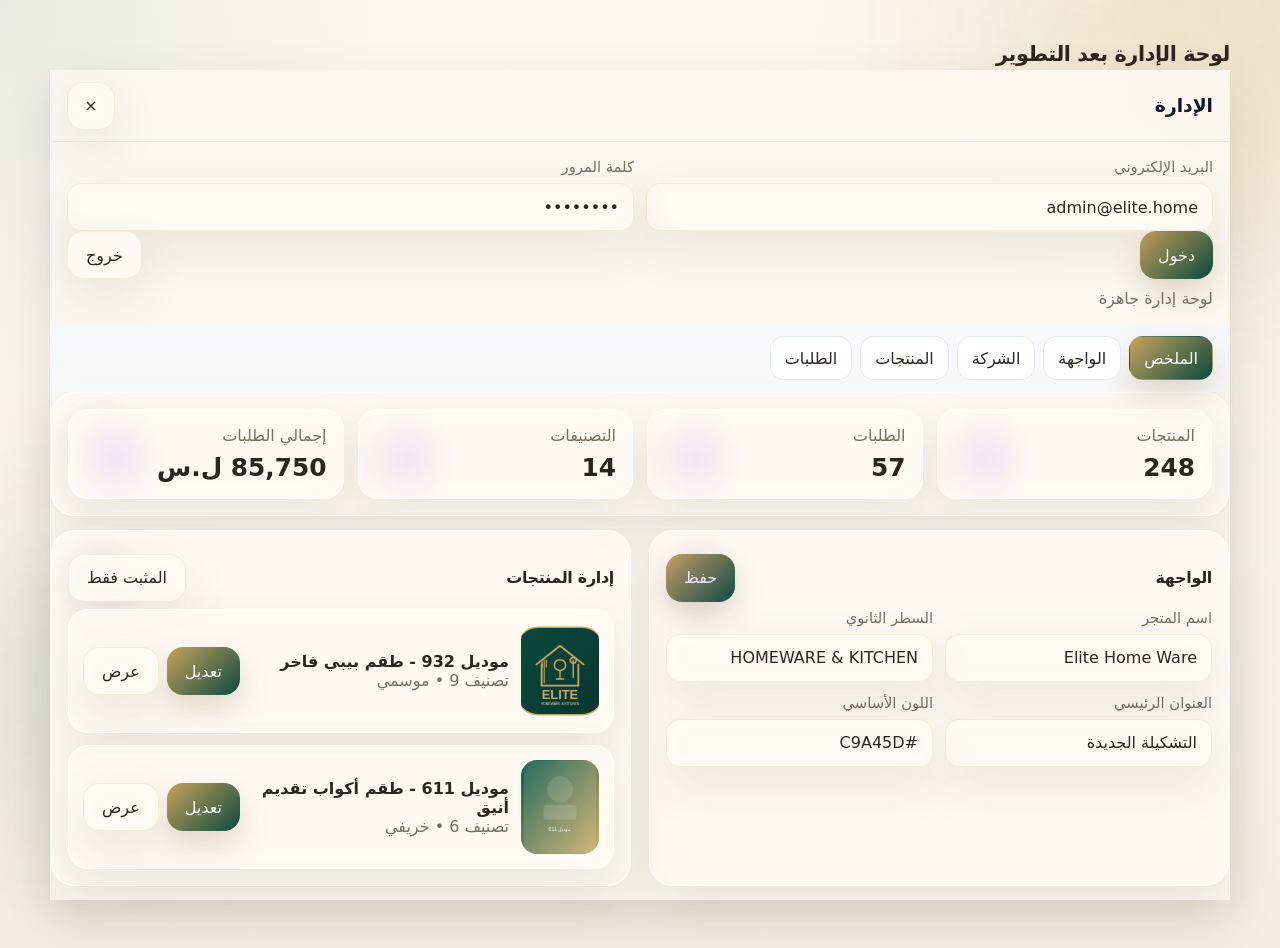
<file: showcase-admin.html>
<!DOCTYPE html><html lang="ar" dir="rtl"><head><meta charset="UTF-8"><meta name="viewport" content="width=device-width, initial-scale=1.0"><title>Showcase</title><style>
.seo-hidden, .seo-catalog {
  position: absolute !important;
  width: 1px !important;
  height: 1px !important;
  padding: 0 !important;
  margin: -1px !important;
  overflow: hidden !important;
  clip: rect(0, 0, 0, 0) !important;
  white-space: nowrap !important;
  border: 0 !important;
}
:root {
  --primary: #7c3aed;
  --primary-2: #101827;
  --text: #eef2ff;
  --text-muted: #9aa4bf;
  --shadow: 0 18px 46px rgba(0, 0, 0, 0.28);
}
* { box-sizing: border-box; }
html { scroll-behavior: smooth; }
body {
  margin: 0;
  font-family: "Cairo", system-ui, sans-serif;
  background:
    radial-gradient(circle at top right, rgba(124, 58, 237, 0.16), transparent 28%),
    radial-gradient(circle at bottom left, rgba(0, 188, 212, 0.08), transparent 22%),
    linear-gradient(180deg, #090d17 0%, #0c1220 100%);
  color: var(--text);
  min-height: 100vh;
  overflow-x: hidden;
}
a { color: inherit; text-decoration: none; }
button, input, textarea, select { font: inherit; }
button { cursor: pointer; }
img { max-width: 100%; display: block; }
.hidden { display: none !important; }
.shell { width: min(1180px, calc(100% - 28px)); margin: 0 auto; }
.ambient { position: fixed; pointer-events: none; z-index: 0; filter: blur(80px); opacity: .5; }
.ambient-a { width: 320px; height: 320px; background: rgba(124,58,237,.26); top: -80px; right: -40px; }
.ambient-b { width: 260px; height: 260px; background: rgba(22,163,74,.12); left: -50px; bottom: 80px; }
.site-header { position: sticky; top: 0; z-index: 30; backdrop-filter: blur(14px); background: rgba(7, 11, 20, 0.5); border-bottom: 1px solid rgba(255,255,255,0.05); }
.header-bar { min-height: 78px; display: grid; grid-template-columns: auto 1fr auto; gap: 12px; align-items: center; }
.brand-btn { appearance: none; border: 0; background: transparent; color: inherit; display: flex; align-items: center; gap: 12px; justify-self: center; }
.brand-mark-wrap { width: 54px; height: 54px; border-radius: 20px; background: linear-gradient(135deg, rgba(255,255,255,.13), rgba(255,255,255,.06)); border: 1px solid rgba(255,255,255,.08); display: grid; place-items: center; overflow: hidden; box-shadow: var(--shadow); }
.brand-logo-image { width: 100%; height: 100%; object-fit: cover; }
.brand-mark { font-weight: 900; letter-spacing: .08em; font-size: 1.05rem; }
.brand-copy { display: flex; flex-direction: column; text-align: right; }
.brand-copy strong { font-size: 1.12rem; }
.brand-copy span { font-size: .84rem; color: var(--text-muted); }
.header-tools { display: flex; gap: 10px; align-items: center; }
.icon-circle, .icon-btn {
  width: 48px; height: 48px; border-radius: 16px; border: 1px solid rgba(255,255,255,.1);
  background: rgba(255,255,255,.06); color: var(--text); display: grid; place-items: center;
}
.icon-circle:hover, .icon-btn:hover { background: rgba(255,255,255,.1); }
.cart-pill, .soft-pill, .primary-btn, .ghost-btn, .danger-btn {
  border: 0; border-radius: 16px; padding: 0 18px; min-height: 48px; display: inline-flex; align-items: center; gap: 10px; justify-content: center;
}
.cart-pill { background: linear-gradient(135deg, var(--primary), #8b5cf6); color: white; min-width: 72px; box-shadow: 0 16px 36px rgba(124,58,237,.28); }
.soft-pill { background: rgba(255,255,255,.07); color: var(--text); border: 1px solid rgba(255,255,255,.08); }
.soft-pill.alt { background: rgba(255,255,255,.04); }
.primary-btn { background: linear-gradient(135deg, var(--primary), #8b5cf6); color: white; box-shadow: 0 16px 36px rgba(124,58,237,.28); }
.ghost-btn { background: rgba(255,255,255,.06); color: var(--text); border: 1px solid rgba(255,255,255,.08); }
.danger-btn { background: rgba(239,68,68,.16); color: #ffd5d5; }
.danger-btn.strong { background: rgba(239,68,68,.28); }
.full { width: 100%; }
.intro-wrap, .toolbar-wrap, .section-row, .products-grid, .empty-wrap, .site-footer { position: relative; z-index: 1; }
.intro-wrap { padding-top: 26px; }
.intro-card {
  background: linear-gradient(180deg, rgba(255,255,255,.08), rgba(255,255,255,.03));
  border: 1px solid rgba(255,255,255,.08); border-radius: 34px; padding: 28px; box-shadow: var(--shadow);
  position: relative; overflow: hidden;
}
.intro-card::before {
  content: ""; position: absolute; inset: auto auto -70px -70px; width: 220px; height: 220px; border-radius: 50%;
  background: radial-gradient(circle, rgba(124,58,237,.28), transparent 70%);
}
.intro-topline { display: flex; align-items: center; gap: 10px; margin-bottom: 10px; }
.intro-dot { width: 10px; height: 10px; border-radius: 50%; background: #34d399; box-shadow: 0 0 0 8px rgba(52,211,153,.12); }
.intro-badge { color: #f5f3ff; font-size: .92rem; }
.intro-copy h1 { margin: 0; font-size: clamp(1.7rem, 4vw, 2.75rem); line-height: 1.25; }
.intro-copy p { margin: 10px 0 0; color: var(--text-muted); font-size: 1rem; }
.intro-meta { display: grid; grid-template-columns: repeat(3, minmax(0, 1fr)); gap: 14px; margin-top: 24px; }
.meta-card { background: rgba(255,255,255,.045); border: 1px solid rgba(255,255,255,.08); border-radius: 22px; padding: 18px; }
.meta-card span { display: block; color: var(--text-muted); font-size: .9rem; }
.meta-card strong { display: block; margin-top: 6px; font-size: 1.5rem; }
.toolbar-wrap { padding-top: 16px; }
.toolbar-card {
  background: rgba(255,255,255,.045); border: 1px solid rgba(255,255,255,.08); border-radius: 24px; padding: 16px;
  display: flex; align-items: center; gap: 14px; justify-content: space-between; flex-wrap: wrap;
}
.search-box { flex: 1 1 300px; display: flex; align-items: center; gap: 10px; background: rgba(255,255,255,.05); border: 1px solid rgba(255,255,255,.08); border-radius: 18px; padding: 0 16px; min-height: 56px; }
.search-box input { flex: 1; background: transparent; border: 0; color: white; outline: none; }
.search-box input::placeholder { color: var(--text-muted); }
.toolbar-filters { display: flex; align-items: center; gap: 10px; flex-wrap: wrap; }
.clean-select, select, input, textarea {
  width: 100%; min-height: 48px; padding: 0 14px; border-radius: 14px; border: 1px solid rgba(255,255,255,.1); background: rgba(255,255,255,.04); color: var(--text);
}
textarea { padding: 14px; resize: vertical; min-height: 110px; }
select option { color: #111827; }
.section-row { padding: 18px 0 4px; display: flex; align-items: center; justify-content: space-between; gap: 12px; }
.section-heading h2 { margin: 0; font-size: 1.3rem; }
.section-heading p { margin: 4px 0 0; color: var(--text-muted); }
.products-grid { display: grid; grid-template-columns: repeat(4, minmax(0, 1fr)); gap: 18px; padding-bottom: 40px; }
.product-card {
  background: linear-gradient(180deg, rgba(255,255,255,.08), rgba(255,255,255,.03));
  border: 1px solid rgba(255,255,255,.08); border-radius: 28px; overflow: hidden; box-shadow: var(--shadow);
  display: flex; flex-direction: column; min-height: 100%;
}
.product-media { position: relative; aspect-ratio: 4 / 5; background: rgba(255,255,255,.03); cursor: zoom-in; overflow: hidden; }
.product-media img { width: 100%; height: 100%; object-fit: cover; transition: transform .35s ease; }
.product-card:hover .product-media img { transform: scale(1.04); }
.sale-badge, .pin-badge, .gallery-count {
  position: absolute; display: inline-flex; align-items: center; gap: 6px; border-radius: 999px; padding: 8px 12px; font-size: .78rem;
  backdrop-filter: blur(14px); border: 1px solid rgba(255,255,255,.14);
}
.sale-badge { top: 12px; right: 12px; background: rgba(239, 68, 68, 0.9); color: white; font-weight: 800; }
.pin-badge { top: 12px; left: 12px; background: rgba(17,24,39,.74); }
.gallery-count { left: 12px; bottom: 12px; background: rgba(255,255,255,.12); }
.product-body { padding: 16px; display: flex; flex-direction: column; gap: 12px; flex: 1; }
.badges-row, .chip-grid { display: flex; gap: 8px; flex-wrap: wrap; }
.badge, .filter-chip {
  display: inline-flex; align-items: center; justify-content: center; min-height: 34px; padding: 0 12px; border-radius: 999px;
  background: rgba(255,255,255,.06); border: 1px solid rgba(255,255,255,.08); color: #edf2ff; font-size: .84rem;
}
.filter-chip.active { background: linear-gradient(135deg, var(--primary), #8b5cf6); color: white; border-color: transparent; box-shadow: 0 10px 24px rgba(124,58,237,.25); }
.product-title { margin: 0; font-size: 1.08rem; line-height: 1.5; }
.product-sub { display: flex; align-items: center; justify-content: space-between; gap: 8px; color: var(--text-muted); font-size: .87rem; }
.product-desc { margin: 0; color: var(--text-muted); font-size: .88rem; min-height: 42px; }
.price-stack { display: flex; align-items: end; justify-content: space-between; gap: 8px; }
.price-main { display: flex; flex-direction: column; }
.price-main small { color: var(--text-muted); }
.price-main strong { font-size: 1.32rem; }
.price-main del { color: #c4b5fd; opacity: .76; font-size: .9rem; }
.card-actions { margin-top: auto; display: grid; grid-template-columns: 1fr 1fr; gap: 10px; }
.empty-wrap { padding-bottom: 40px; }
.empty-card { border-radius: 28px; border: 1px dashed rgba(255,255,255,.14); background: rgba(255,255,255,.03); padding: 40px 20px; text-align: center; color: var(--text-muted); }
.site-footer { padding: 0 0 44px; }
.footer-grid { background: rgba(255,255,255,.04); border: 1px solid rgba(255,255,255,.08); border-radius: 28px; padding: 22px; display: grid; grid-template-columns: 1.2fr 1fr auto; gap: 18px; align-items: center; }
.footer-brand strong { font-size: 1.18rem; }
.footer-brand p { margin: 6px 0 0; color: var(--text-muted); }
.payment-icons { display: flex; gap: 10px; flex-wrap: wrap; }
.pay-icon { display: inline-flex; align-items: center; gap: 8px; min-height: 42px; padding: 0 14px; border-radius: 999px; background: rgba(255,255,255,.06); border: 1px solid rgba(255,255,255,.08); color: #f8fafc; }
.footer-socials { display: flex; gap: 10px; justify-content: end; }
.social-btn { width: 46px; height: 46px; border-radius: 14px; display: grid; place-items: center; background: rgba(255,255,255,.06); border: 1px solid rgba(255,255,255,.08); }
.social-btn, .contact-card { cursor: pointer; font: inherit; color: inherit; }
button.social-btn, button.contact-card { appearance: none; -webkit-appearance: none; }
.social-whatsapp { background: rgba(34,197,94,.14); }
.overlay { position: fixed; inset: 0; background: rgba(0,0,0,.58); backdrop-filter: blur(4px); opacity: 0; pointer-events: none; transition: .25s ease; z-index: 40; }
.overlay.show { opacity: 1; pointer-events: auto; }
.drawer {
  position: fixed; top: 0; bottom: 0; width: min(430px, calc(100% - 14px)); background: rgba(8, 11, 18, 0.96); backdrop-filter: blur(18px);
  z-index: 50; border-left: 1px solid rgba(255,255,255,.08); border-right: 1px solid rgba(255,255,255,.08); transform: translateX(110%); transition: transform .28s ease;
  display: flex; flex-direction: column; box-shadow: var(--shadow);
}
.drawer-right { right: 0; }
.drawer-left { left: 0; transform: translateX(-110%); }
.drawer.show.drawer-right, .drawer.show.drawer-left { transform: translateX(0); }
.drawer-head { min-height: 72px; display: flex; align-items: center; justify-content: space-between; padding: 0 16px; border-bottom: 1px solid rgba(255,255,255,.06); }
.menu-drawer { padding-bottom: 16px; overflow: auto; }
.menu-section { padding: 18px 16px 0; }
.menu-section-head { color: var(--text-muted); font-size: .9rem; margin-bottom: 10px; }
.menu-links { display: grid; gap: 10px; }
.menu-link-btn {
  min-height: 52px; border-radius: 18px; border: 1px solid rgba(255,255,255,.08); background: rgba(255,255,255,.05); color: var(--text);
  display: flex; align-items: center; justify-content: flex-start; gap: 12px; padding: 0 16px;
}
.menu-link-btn.active { background: linear-gradient(135deg, rgba(124,58,237,.22), rgba(124,58,237,.10)); border-color: rgba(167,139,250,.45); }
.stack-list { display: grid; gap: 12px; padding: 16px; overflow: auto; }
.drawer-summary { border-top: 1px solid rgba(255,255,255,.06); padding: 16px; }
.summary-row { display: flex; align-items: center; justify-content: space-between; margin-bottom: 12px; }
.cart-item, .admin-item, .category-item, .order-item { background: rgba(255,255,255,.045); border: 1px solid rgba(255,255,255,.08); border-radius: 20px; padding: 14px; }
.cart-item { display: grid; grid-template-columns: 76px 1fr auto; gap: 12px; align-items: center; }
.cart-thumb { width: 76px; height: 92px; object-fit: cover; border-radius: 16px; }
.muted { color: var(--text-muted); }
.qty-box { display: inline-flex; align-items: center; gap: 8px; background: rgba(255,255,255,.05); border-radius: 999px; padding: 4px; }
.qty-box button { width: 32px; height: 32px; border-radius: 999px; border: 0; background: rgba(255,255,255,.08); color: white; }
.auth-box, .tab-panel { padding: 16px; }
.admin-drawer { width: min(740px, calc(100% - 10px)); overflow: auto; }
.admin-tabs { display: flex; gap: 8px; flex-wrap: wrap; padding: 12px 16px 0; }
.tab-btn { min-height: 44px; padding: 0 14px; border-radius: 14px; border: 1px solid rgba(255,255,255,.08); background: rgba(255,255,255,.05); color: var(--text); display: inline-flex; align-items: center; gap: 8px; }
.tab-btn.active { background: linear-gradient(135deg, var(--primary), #8b5cf6); color: white; border-color: transparent; }
.tab-panel { display: none; }
.tab-panel.active { display: block; }
.panel-card { background: rgba(255,255,255,.045); border: 1px solid rgba(255,255,255,.08); border-radius: 24px; padding: 16px; margin-bottom: 14px; }
.panel-card.danger { border-color: rgba(239,68,68,.22); }
.panel-top, .btn-row { display: flex; align-items: center; justify-content: space-between; gap: 10px; flex-wrap: wrap; }
.grid-2 { display: grid; grid-template-columns: repeat(2, minmax(0, 1fr)); gap: 12px; }
.field { display: grid; gap: 8px; }
.field.full { grid-column: 1 / -1; }
.field label { color: var(--text-muted); font-size: .92rem; }
.preview-grid { display: grid; grid-template-columns: repeat(4, minmax(0, 1fr)); gap: 10px; margin-top: 12px; }
.preview-grid .preview-image { position: relative; aspect-ratio: 1/1; border-radius: 16px; overflow: hidden; border: 1px solid rgba(255,255,255,.08); }
.preview-grid img { width: 100%; height: 100%; object-fit: cover; }
.preview-remove { position: absolute; top: 8px; left: 8px; width: 32px; height: 32px; border-radius: 999px; border: 0; background: rgba(0,0,0,.6); color: white; }
.category-item { display: grid; grid-template-columns: auto 1fr auto; gap: 12px; align-items: end; }
.category-code { min-width: 54px; min-height: 48px; display: grid; place-items: center; border-radius: 14px; background: rgba(255,255,255,.06); }
.stats-grid { display: grid; grid-template-columns: repeat(4, minmax(0,1fr)); gap: 12px; }
.kpi-card { background: rgba(255,255,255,.04); border: 1px solid rgba(255,255,255,.08); border-radius: 20px; padding: 16px; }
.kpi-card span { color: var(--text-muted); }
.kpi-card strong { display: block; margin-top: 8px; font-size: 1.4rem; }
.admin-product-item { display: grid; grid-template-columns: 78px 1fr auto; gap: 12px; align-items: center; }
.admin-product-thumb { width: 78px; height: 94px; object-fit: cover; border-radius: 16px; }
.admin-actions, .order-actions { display: flex; gap: 8px; flex-wrap: wrap; }
.status-line { margin-top: 10px; color: var(--text-muted); }
.modal { position: fixed; inset: 0; display: grid; place-items: center; background: rgba(0,0,0,.62); backdrop-filter: blur(6px); opacity: 0; pointer-events: none; transition: .25s ease; z-index: 60; padding: 16px; }
.modal.show { opacity: 1; pointer-events: auto; }
.modal-box { position: relative; width: min(680px, 100%); max-height: min(88vh, 960px); overflow: auto; background: rgba(9, 12, 20, 0.96); border: 1px solid rgba(255,255,255,.08); border-radius: 28px; padding: 18px; box-shadow: var(--shadow); }
.compact-box { width: min(600px, 100%); }
.policy-box { width: min(820px, 100%); }
.image-box { width: min(1040px, 100%); background: rgba(5,7,12,.98); }
.modal-head { margin-bottom: 16px; }
.modal-head h3 { margin: 0; }
.contact-cards { display: grid; grid-template-columns: repeat(2, minmax(0,1fr)); gap: 12px; }
.contact-card { min-height: 86px; border-radius: 20px; background: rgba(255,255,255,.05); border: 1px solid rgba(255,255,255,.08); display: flex; align-items: center; justify-content: center; flex-direction: column; gap: 8px; width: 100%; }
.contact-card.whatsapp { background: rgba(34,197,94,.14); }
.policy-body { white-space: pre-wrap; color: var(--text); line-height: 2; }
.image-box #modalImage { width: 100%; max-height: 68vh; object-fit: contain; border-radius: 22px; background: rgba(255,255,255,.03); }
.gallery-nav { position: absolute; top: calc(50% - 24px); width: 48px; height: 48px; border-radius: 999px; border: 0; background: rgba(0,0,0,.45); color: white; }
.gallery-nav.prev { right: 18px; }
.gallery-nav.next { left: 18px; }
.thumb-strip { margin-top: 14px; display: flex; gap: 10px; overflow: auto; padding-bottom: 4px; }
.thumb-strip button { width: 70px; height: 86px; padding: 0; border-radius: 14px; overflow: hidden; border: 1px solid rgba(255,255,255,.08); background: transparent; opacity: .6; }
.thumb-strip button.active { opacity: 1; border-color: #a78bfa; }
.thumb-strip img { width: 100%; height: 100%; object-fit: cover; }
.floating-whatsapp { position: fixed; left: 16px; bottom: 16px; width: 60px; height: 60px; border-radius: 999px; border: 0; background: linear-gradient(135deg, #22c55e, #16a34a); color: white; display: grid; place-items: center; font-size: 1.5rem; z-index: 20; box-shadow: 0 18px 40px rgba(34,197,94,.35); }
body.admin-drawer-open .footer-socials,
body.admin-drawer-open #floatingWhatsApp,
body.admin-drawer-open .site-footer .social-btn { pointer-events: none !important; }
body.admin-drawer-open .admin-drawer,
body.admin-drawer-open .admin-drawer * { pointer-events: auto; }
.toast { position: fixed; right: 16px; bottom: 16px; z-index: 80; min-width: 220px; max-width: min(420px, calc(100% - 32px)); background: rgba(9,12,20,.95); border: 1px solid rgba(255,255,255,.08); border-radius: 18px; padding: 14px 16px; box-shadow: var(--shadow); opacity: 0; pointer-events: none; transform: translateY(12px); transition: .25s ease; }
.toast.show { opacity: 1; transform: translateY(0); }
@media (max-width: 1100px) { .products-grid { grid-template-columns: repeat(3, minmax(0, 1fr)); } }
@media (max-width: 860px) { .products-grid { grid-template-columns: repeat(2, minmax(0, 1fr)); } .footer-grid, .stats-grid, .grid-2 { grid-template-columns: 1fr 1fr; } .preview-grid { grid-template-columns: repeat(3, minmax(0, 1fr)); } }
@media (max-width: 640px) {
  .shell { width: min(100% - 16px, 1180px); }
  .brand-copy span, .header-tools .soft-pill span { display: none; }
  .intro-card, .toolbar-card, .footer-grid { padding: 18px; border-radius: 24px; }
  .intro-meta, .footer-grid, .stats-grid, .grid-2, .contact-cards { grid-template-columns: 1fr; }
  .products-grid { grid-template-columns: 1fr 1fr; gap: 14px; }
  .preview-grid { grid-template-columns: repeat(2, minmax(0, 1fr)); }
  .category-item, .cart-item, .admin-product-item { grid-template-columns: 1fr; }
  .card-actions { grid-template-columns: 1fr; }
}
@media (max-width: 420px) { .products-grid { grid-template-columns: 1fr; } }

/* ===== Final light premium theme overrides ===== */
:root {
  --primary: #7c3aed;
  --primary-2: #2563eb;
  --text: #101828;
  --text-muted: #667085;
  --line: #e6e9ef;
  --surface: rgba(255,255,255,.84);
  --surface-soft: rgba(255,255,255,.72);
  --surface-alt: #f7f9fc;
  --shadow: 0 20px 60px rgba(15, 23, 42, .12);
}
body {
  color: var(--text);
  background:
    radial-gradient(circle at top right, rgba(124, 58, 237, 0.12), transparent 28%),
    radial-gradient(circle at bottom left, rgba(37, 99, 235, 0.09), transparent 22%),
    linear-gradient(180deg, #f8fafc 0%, #eef2f8 100%);
}
.ambient { opacity: .8; }
.ambient-a { background: rgba(124,58,237,.16); }
.ambient-b { background: rgba(37,99,235,.12); }
.site-header {
  background: rgba(248, 250, 252, 0.74);
  border-bottom: 1px solid rgba(230,233,239,.9);
}
.brand-mark-wrap,
.icon-circle, .icon-btn,
.toolbar-card, .intro-card, .meta-card,
.product-card, .footer-grid, .empty-card,
.menu-link-btn, .cart-item, .admin-item, .category-item, .order-item,
.panel-card, .kpi-card, .contact-card,
.drawer, .modal-box, .toast, .search-box, .qty-box,
.badge, .filter-chip, .soft-pill, .ghost-btn, .pay-icon, .social-btn,
.clean-select, select, input, textarea, .category-code {
  background: var(--surface);
  border-color: var(--line);
  color: var(--text);
  backdrop-filter: blur(14px);
  box-shadow: var(--shadow);
}
.brand-mark-wrap {
  background: linear-gradient(135deg, rgba(124,58,237,.10), rgba(37,99,235,.08));
}
.soft-pill.alt, .soft-pill, .ghost-btn,
.badge, .filter-chip, .pay-icon, .social-btn,
.qty-box, .menu-link-btn, .search-box,
.clean-select, select, input, textarea, .category-code {
  box-shadow: 0 10px 24px rgba(15, 23, 42, .06);
}
.search-box input,
.clean-select, select, input, textarea,
.qty-box button,
.pay-icon, .pin-badge, .gallery-count,
.modal-head h3, .policy-body, .cart-pill strong,
.footer-brand strong, .brand-copy strong, .section-heading h2,
.product-title, .product-sub, .price-main strong, .field label {
  color: var(--text);
}
.search-box input::placeholder,
.field label,
.brand-copy span,
.footer-brand p,
.section-heading p,
.product-sub,
.product-desc,
.muted,
.status-line,
.meta-card span,
.kpi-card span,
.menu-section-head,
.price-main small,
.price-main del,
.intro-copy p,
.auth-box .status-line {
  color: var(--text-muted);
}
.icon-circle, .icon-btn {
  background: rgba(255,255,255,.92);
}
.icon-circle:hover, .icon-btn:hover, .ghost-btn:hover, .soft-pill:hover, .menu-link-btn:hover, .social-btn:hover {
  background: #fff;
}
.cart-pill, .primary-btn, .tab-btn.active, .filter-chip.active {
  background: linear-gradient(135deg, var(--primary), var(--primary-2));
  color: #fff;
  box-shadow: 0 16px 36px rgba(124,58,237,.24);
}
.cart-pill strong, .primary-btn strong, .tab-btn.active strong { color: #fff; }
.danger-btn {
  background: #fff1f2;
  color: #be123c;
  border: 1px solid rgba(244,63,94,.18);
  box-shadow: 0 10px 24px rgba(244,63,94,.08);
}
.danger-btn.strong {
  background: linear-gradient(135deg, #ef4444, #be123c);
  color: #fff;
}
.intro-card {
  background: linear-gradient(180deg, rgba(255,255,255,.92), rgba(255,255,255,.82));
}
.intro-card::before {
  background: radial-gradient(circle, rgba(124,58,237,.16), transparent 70%);
}
.intro-dot { background: #22c55e; box-shadow: 0 0 0 8px rgba(34,197,94,.12); }
.intro-badge {
  color: var(--primary);
  font-weight: 800;
}
.meta-card {
  background: rgba(255,255,255,.90);
}
.search-box {
  background: rgba(255,255,255,.88);
}
.toolbar-card {
  background: rgba(255,255,255,.74);
}
.products-grid { padding-bottom: 44px; }
.product-card {
  background: linear-gradient(180deg, rgba(255,255,255,.94), rgba(255,255,255,.86));
}
.product-media {
  background: linear-gradient(180deg, #f8fafc, #eef2ff);
}
.product-media img { object-fit: cover; }
.sale-badge {
  background: linear-gradient(135deg, #ef4444, #dc2626);
  color: #fff;
}
.pin-badge {
  background: rgba(255,255,255,.94);
  border-color: var(--line);
}
.gallery-count {
  background: rgba(255,255,255,.92);
}
.badge {
  background: #f5f3ff;
  color: #5b21b6;
  border-color: rgba(124,58,237,.14);
}
.filter-chip {
  background: rgba(255,255,255,.94);
  color: var(--text);
}
.price-main del { color: #7c3aed; opacity: .76; }
.footer-grid {
  background: rgba(255,255,255,.78);
}
.pay-icon {
  background: rgba(255,255,255,.94);
}
.social-whatsapp {
  background: rgba(34,197,94,.12);
}
.overlay {
  background: rgba(15,23,42,.20);
  backdrop-filter: blur(5px);
}
.drawer {
  background: rgba(249,250,251,.92);
  border-left: 1px solid var(--line);
  border-right: 1px solid var(--line);
}
.drawer-head {
  border-bottom: 1px solid var(--line);
}
.drawer-summary {
  border-top: 1px solid var(--line);
}
.cart-item, .admin-item, .category-item, .order-item, .panel-card, .kpi-card {
  background: rgba(255,255,255,.88);
}
.qty-box button {
  background: #fff;
  border: 1px solid var(--line);
}
.tab-btn {
  background: rgba(255,255,255,.9);
  color: var(--text);
  border-color: var(--line);
}
.preview-grid .preview-image {
  border-color: var(--line);
  background: #fff;
}
.preview-remove {
  background: rgba(15,23,42,.70);
}
.modal {
  background: rgba(15,23,42,.28);
}
.modal-box {
  background: rgba(255,255,255,.95);
  border-color: var(--line);
}
.image-box {
  background: rgba(255,255,255,.96);
}
.image-box #modalImage {
  background: #f8fafc;
}
.gallery-nav {
  background: rgba(255,255,255,.94);
  border: 1px solid var(--line);
  color: var(--text);
}
.thumb-strip button {
  border-color: var(--line);
  background: #fff;
}
.thumb-strip button.active {
  border-color: var(--primary);
}
.toast {
  background: rgba(255,255,255,.96);
  border-color: var(--line);
  color: var(--text);
}
.clean-select, select, input, textarea {
  background: rgba(255,255,255,.94);
}
select option { color: #101828; }
.empty-card {
  border-style: solid;
  border-color: rgba(124,58,237,.12);
  background: rgba(255,255,255,.86);
}
.floating-whatsapp {
  box-shadow: 0 18px 40px rgba(34,197,94,.24);
}
@media (max-width: 640px) {
  .site-header { background: rgba(248,250,252,.9); }
  .drawer { background: rgba(249,250,251,.98); }
}


/* ===== Fast + secure interaction hardening ===== */
#siteContent { position: relative; z-index: 1; }
.load-more-wrap { display: flex; justify-content: center; padding: 4px 0 24px; }
.load-more-btn { min-width: 180px; justify-content: center; }
.overlay { z-index: 60; }
.drawer { z-index: 65; }
.admin-drawer { z-index: 72; }
.modal { z-index: 90; }
body.drawer-open #siteContent,
body.drawer-open .site-footer,
body.drawer-open #floatingWhatsApp,
body.admin-drawer-open .site-header,
body.admin-drawer-open #siteContent,
body.admin-drawer-open .site-footer,
body.admin-drawer-open #floatingWhatsApp { pointer-events: none !important; }
body.admin-drawer-open #adminDrawer,
body.admin-drawer-open #adminDrawer * { pointer-events: auto !important; }
body.menu-drawer-open #menuDrawer,
body.menu-drawer-open #menuDrawer *,
body.cart-drawer-open #cartDrawer,
body.cart-drawer-open #cartDrawer * { pointer-events: auto !important; }
@media (max-width: 860px) {
  .admin-drawer { width: 100%; max-width: 100%; }
}


.product-card,
.admin-item,
.order-item,
.category-item,
.cart-item,
.panel-card { content-visibility: auto; contain-intrinsic-size: 360px; }
.product-media img,
.cart-thumb,
.admin-product-thumb,
.thumb-strip img { image-rendering: auto; }


/* ===== Final mobile and gallery fixes ===== */
.footer-socials { display: none !important; }
body.modal-open .site-header,
body.modal-open #siteContent,
body.modal-open .site-footer,
body.modal-open #floatingWhatsApp { pointer-events: none !important; }
body.modal-open .modal,
body.modal-open .modal * { pointer-events: auto !important; }
.image-box {
  width: min(1180px, 100%);
  max-height: min(96vh, 1100px);
  padding: 16px;
  display: flex;
  flex-direction: column;
  align-items: center;
  justify-content: center;
  overflow: hidden;
}
.image-box .modal-close {
  position: absolute;
  top: 12px;
  inset-inline-end: 12px;
  z-index: 5;
}
.image-box #modalImage {
  display: block;
  width: auto;
  max-width: 100%;
  height: auto;
  max-height: calc(96vh - 150px);
  margin: 34px auto 0;
  object-fit: contain;
  border-radius: 22px;
}
.thumb-strip {
  width: 100%;
  justify-content: center;
  align-items: center;
  padding-top: 12px;
  margin-top: 10px;
  overflow-x: auto;
  overflow-y: hidden;
}
.thumb-strip button {
  flex: 0 0 72px;
  width: 72px;
  height: 90px;
}
.gallery-nav {
  top: 50%;
  transform: translateY(-50%);
  z-index: 4;
}
@media (max-width: 860px) {
  .shell { width: min(100%, calc(100% - 18px)); }
  .site-header { position: sticky; top: 0; }
  .header-bar { min-height: 72px; gap: 8px; }
  .brand-mark-wrap { width: 48px; height: 48px; border-radius: 16px; }
  .brand-copy strong { font-size: 1rem; }
  .brand-copy span { font-size: .78rem; }
  .intro-card, .toolbar-card, .panel-card, .drawer, .modal-box { border-radius: 22px; }
  .products-grid { grid-template-columns: repeat(2, minmax(0, 1fr)); gap: 12px; }
  .product-card { border-radius: 20px; }
  .product-media { aspect-ratio: 3 / 4; }
  .card-actions { flex-direction: column; }
  .card-actions > button { width: 100%; }
  .drawer { width: min(100%, 94vw); }
  .admin-drawer { width: 100%; max-width: 100%; border-radius: 0; }
  .image-box {
    width: calc(100vw - 12px);
    max-width: calc(100vw - 12px);
    min-height: calc(100vh - 12px);
    max-height: calc(100vh - 12px);
    padding: 12px;
    border-radius: 20px;
  }
  .image-box #modalImage {
    max-height: calc(100vh - 150px);
    margin-top: 28px;
  }
  .gallery-nav { width: 42px; height: 42px; }
  .thumb-strip { justify-content: flex-start; }
  .thumb-strip button { flex-basis: 64px; width: 64px; height: 82px; }
}
@media (max-width: 520px) {
  .header-tools { gap: 8px; }
  .soft-pill, .primary-btn, .ghost-btn, .danger-btn, .cart-pill { min-height: 44px; padding: 0 14px; }
  .products-grid { grid-template-columns: repeat(2, minmax(0, 1fr)); }
  .product-body { padding: 12px; }
  .product-title { font-size: .98rem; }
  .price-main strong { font-size: 1rem; }
}


/* ===== Final modal interaction stability fix ===== */
.modal {
  visibility: hidden;
}
.modal.show {
  visibility: visible;
  pointer-events: auto !important;
}
.modal:not(.show),
.modal:not(.show) * {
  pointer-events: none !important;
}
body.modal-open .modal {
  pointer-events: none !important;
}
body.modal-open .modal.show,
body.modal-open .modal.show * {
  pointer-events: auto !important;
}
.modal-box {
  pointer-events: auto;
}
.modal-close,
.gallery-nav,
.thumb-strip button,
.contact-card,
#submitOrderBtn {
  touch-action: manipulation;
}


/* ===== Admin drawer button reliability fix ===== */
#adminDrawer button,
#adminDrawer input,
#adminDrawer select,
#adminDrawer textarea {
  touch-action: manipulation;
}

.product-page-shell { position: relative; z-index: 1; padding-bottom: 40px; }
.product-page-brand { cursor: default; }
.product-intro-wrap { padding-top: 26px; }
.product-page-grid { display: grid; grid-template-columns: minmax(320px, 470px) 1fr; gap: 22px; align-items: start; }
.product-page-media-card { background: rgba(255,255,255,.04); border: 1px solid rgba(255,255,255,.08); border-radius: 28px; overflow: hidden; aspect-ratio: 4 / 5; }
.product-page-hero-image { width: 100%; height: 100%; object-fit: cover; }
.product-page-thumbs { display: grid; grid-template-columns: repeat(auto-fit, minmax(86px, 1fr)); gap: 10px; margin-top: 12px; }
.product-thumb-btn { border: 1px solid rgba(255,255,255,.08); background: rgba(255,255,255,.04); border-radius: 18px; overflow: hidden; padding: 0; min-height: 86px; }
.product-thumb-btn.active { border-color: rgba(167,139,250,.8); box-shadow: 0 0 0 2px rgba(167,139,250,.2); }
.product-thumb-btn img { width: 100%; height: 100%; object-fit: cover; }
.product-page-content { display: grid; gap: 14px; }
.product-page-content h1 { margin: 0; font-size: clamp(1.5rem, 3.4vw, 2.4rem); line-height: 1.4; }
.product-page-lead, .product-page-description { margin: 0; color: var(--text-muted); line-height: 1.9; }
.product-page-specs { display: grid; grid-template-columns: repeat(2, minmax(0,1fr)); gap: 12px; }
.product-page-price-card { display: flex; align-items: end; justify-content: space-between; gap: 14px; border-radius: 24px; padding: 18px; background: rgba(255,255,255,.04); border: 1px solid rgba(255,255,255,.08); }
.product-page-actions { grid-template-columns: repeat(2, minmax(0, 1fr)); }
.product-related-row { padding-top: 4px; }
.product-related-grid { grid-template-columns: repeat(4, minmax(0, 1fr)); }
@media (max-width: 980px) {
  .product-page-grid, .product-related-grid { grid-template-columns: 1fr 1fr; }
}
@media (max-width: 720px) {
  .product-page-grid, .product-related-grid, .product-page-specs, .product-page-actions { grid-template-columns: 1fr; }
}


/* === Premium modern storefront refinements === */
.products-grid {
  grid-template-columns: repeat(auto-fill, minmax(230px, 1fr));
  gap: 18px;
}
.product-card {
  position: relative;
  border-radius: 30px;
  transition: transform .24s ease, box-shadow .24s ease, border-color .24s ease;
  box-shadow: 0 16px 36px rgba(15, 23, 42, 0.08);
}
.product-card:hover {
  transform: translateY(-4px);
  box-shadow: 0 24px 48px rgba(15, 23, 42, 0.14);
  border-color: rgba(124,58,237,.18);
}
.product-media::after {
  content: '';
  position: absolute;
  inset: auto 0 0;
  height: 45%;
  background: linear-gradient(180deg, transparent, rgba(15, 23, 42, 0.10));
  pointer-events: none;
}
.product-body {
  gap: 10px;
}
.product-title {
  font-size: 1.02rem;
  line-height: 1.65;
}
.product-title-link {
  color: inherit;
  text-decoration: none;
  display: inline;
}
.product-title-link:hover {
  color: var(--primary);
}
.product-sub {
  justify-content: flex-start;
  flex-wrap: wrap;
  gap: 6px;
}
.product-sub span {
  display: inline-flex;
  align-items: center;
  min-height: 28px;
  padding: 0 10px;
  border-radius: 999px;
  background: rgba(124,58,237,.06);
  border: 1px solid rgba(124,58,237,.08);
}
.product-desc {
  display: -webkit-box;
  -webkit-line-clamp: 2;
  -webkit-box-orient: vertical;
  overflow: hidden;
  min-height: 48px;
}
.price-stack {
  align-items: center;
}
.price-main strong {
  font-size: 1.4rem;
}
.card-actions .ghost-btn,
.card-actions .primary-btn {
  min-height: 46px;
  border-radius: 16px;
}
.card-actions .primary-btn {
  box-shadow: 0 12px 24px rgba(124,58,237,.20);
}
.product-page-media-card,
.product-page-price-card {
  box-shadow: 0 22px 44px rgba(15, 23, 42, 0.10);
}
.product-page-content h1 {
  letter-spacing: -0.02em;
}
.product-related-grid .product-card {
  border-radius: 24px;
}
@media (max-width: 860px) {
  .products-grid {
    grid-template-columns: repeat(2, minmax(0, 1fr));
    gap: 14px;
  }
  .product-card {
    border-radius: 24px;
  }
  .product-body {
    padding: 13px;
  }
  .product-title {
    font-size: .98rem;
  }
  .price-main strong {
    font-size: 1.16rem;
  }
  .card-actions {
    gap: 8px;
  }
  .card-actions .ghost-btn,
  .card-actions .primary-btn {
    min-height: 42px;
    font-size: .88rem;
  }
}
@media (max-width: 520px) {
  .toolbar-card {
    position: sticky;
    top: 74px;
    z-index: 10;
    backdrop-filter: blur(18px);
  }
  .products-grid {
    grid-template-columns: repeat(2, minmax(0, 1fr));
    gap: 12px;
  }
  .product-media {
    aspect-ratio: 0.78;
  }
  .badges-row {
    gap: 6px;
  }
  .badge {
    min-height: 28px;
    padding: 0 10px;
    font-size: .74rem;
  }
  .product-title {
    font-size: .92rem;
  }
  .product-sub {
    font-size: .75rem;
  }
  .product-sub span {
    min-height: 24px;
    padding: 0 8px;
  }
  .price-main small,
  .muted {
    font-size: .73rem;
  }
  .price-main strong {
    font-size: 1.02rem;
  }
  .card-actions {
    grid-template-columns: 1fr;
  }
  .product-page-grid {
    gap: 16px;
  }
  .product-page-media-card {
    border-radius: 22px;
  }
}

/* === Final premium compact storefront cards === */
.product-card--minimal {
  overflow: hidden;
  cursor: pointer;
  border: 1px solid rgba(124,58,237,.08);
  background: linear-gradient(180deg, rgba(255,255,255,.98), rgba(248,250,252,.96));
}
.product-card--minimal .product-media {
  aspect-ratio: 0.82;
  background: linear-gradient(180deg, rgba(248,250,252,.95), rgba(241,245,249,.9));
}
.product-card--minimal .product-media::after {
  display: none;
}
.product-card--minimal .product-body {
  padding: 16px 16px 14px;
  gap: 12px;
}
.product-card--minimal .product-heading {
  display: grid;
  gap: 6px;
}
.product-card--minimal .product-title {
  margin: 0;
  font-size: 1rem;
  line-height: 1.6;
  color: #0f172a;
  display: -webkit-box;
  -webkit-box-orient: vertical;
  -webkit-line-clamp: 2;
  overflow: hidden;
  min-height: 3.2em;
}
.product-card--minimal .product-model-line {
  color: #64748b;
  font-size: .9rem;
  font-weight: 700;
}
.product-card--minimal .piece-price-row {
  display: flex;
  align-items: center;
  justify-content: space-between;
  gap: 12px;
  border-radius: 18px;
  padding: 12px 14px;
  background: linear-gradient(135deg, rgba(124,58,237,.08), rgba(37,99,235,.06));
  border: 1px solid rgba(124,58,237,.08);
}
.product-card--minimal .piece-price-label {
  color: #64748b;
  font-size: .84rem;
  font-weight: 700;
}
.product-card--minimal .piece-price-value {
  color: #111827;
  font-size: 1.18rem;
  font-weight: 900;
  letter-spacing: -.02em;
}
.product-card--minimal .card-actions.single-action {
  grid-template-columns: 1fr;
  margin-top: 0;
}
.product-card--minimal .add-btn {
  min-height: 48px;
  border-radius: 18px;
  font-weight: 800;
  box-shadow: 0 12px 28px rgba(79,70,229,.22);
}
.product-card--minimal:focus-visible {
  outline: 3px solid rgba(124,58,237,.22);
  outline-offset: 2px;
}

.quick-product-modal .quick-product-box {
  width: min(430px, 100%);
  padding: 14px;
  border-radius: 30px;
  background: linear-gradient(180deg, rgba(255,255,255,.98), rgba(248,250,252,.98));
  color: #0f172a;
  box-shadow: 0 28px 64px rgba(15,23,42,.22);
}
.quick-product-media {
  border-radius: 24px;
  overflow: hidden;
  aspect-ratio: 0.85;
  background: linear-gradient(180deg, rgba(248,250,252,.95), rgba(241,245,249,.95));
  margin-bottom: 14px;
}
.quick-product-media img {
  width: 100%;
  height: 100%;
  object-fit: cover;
  display: block;
  cursor: zoom-in;
}
.quick-product-content {
  display: grid;
  gap: 12px;
}
.quick-product-topline {
  display: flex;
  gap: 8px;
  flex-wrap: wrap;
}
.badge.soft {
  background: rgba(124,58,237,.08);
  color: #6d28d9;
  border-color: rgba(124,58,237,.10);
}
.quick-product-content h3 {
  margin: 0;
  font-size: 1.2rem;
  line-height: 1.7;
  color: #111827;
}
.quick-product-model {
  color: #64748b;
  font-weight: 800;
}
.quick-product-price-card {
  display: flex;
  align-items: center;
  justify-content: space-between;
  gap: 12px;
  border-radius: 22px;
  padding: 14px 16px;
  background: linear-gradient(135deg, rgba(124,58,237,.10), rgba(37,99,235,.06));
  border: 1px solid rgba(124,58,237,.10);
}
.quick-product-price-card span {
  color: #64748b;
  font-weight: 700;
}
.quick-product-price-card strong {
  font-size: 1.5rem;
  font-weight: 900;
  letter-spacing: -.03em;
  color: #111827;
}
.quick-product-meta-grid {
  display: grid;
  grid-template-columns: repeat(2, minmax(0, 1fr));
  gap: 10px;
}
.quick-meta-item {
  border-radius: 18px;
  padding: 12px 14px;
  background: rgba(255,255,255,.88);
  border: 1px solid rgba(148,163,184,.18);
  display: grid;
  gap: 6px;
}
.quick-meta-item span {
  font-size: .82rem;
  color: #64748b;
  font-weight: 700;
}
.quick-meta-item strong {
  color: #111827;
  font-size: .98rem;
}
.quick-product-actions {
  display: grid;
  grid-template-columns: 1fr 1fr;
  gap: 10px;
}
.quick-product-actions .primary-btn,
.quick-product-actions .ghost-btn {
  min-height: 50px;
  border-radius: 18px;
  justify-content: center;
  text-decoration: none;
}
.quick-product-actions .ghost-btn {
  background: rgba(255,255,255,.92);
  border: 1px solid rgba(148,163,184,.22);
  color: #111827;
}
@media (max-width: 720px) {
  .products-grid {
    grid-template-columns: repeat(2, minmax(0, 1fr));
    gap: 14px;
  }
  .product-card--minimal {
    border-radius: 24px;
  }
  .product-card--minimal .product-body {
    padding: 13px 13px 12px;
  }
  .product-card--minimal .product-title {
    font-size: .92rem;
    min-height: 3em;
  }
  .product-card--minimal .product-model-line {
    font-size: .83rem;
  }
  .product-card--minimal .piece-price-row {
    padding: 10px 12px;
    border-radius: 16px;
  }
  .product-card--minimal .piece-price-value {
    font-size: 1rem;
  }
  .product-card--minimal .add-btn {
    min-height: 44px;
    font-size: .88rem;
    border-radius: 16px;
  }
  .quick-product-modal {
    padding: 10px;
  }
  .quick-product-modal .quick-product-box {
    width: 100%;
    max-height: min(92vh, 860px);
    border-radius: 24px;
    padding: 12px;
  }
  .quick-product-media {
    border-radius: 20px;
    aspect-ratio: 0.92;
  }
}
@media (max-width: 520px) {
  .product-card--minimal .product-title {
    font-size: .88rem;
  }
  .product-card--minimal .piece-price-label {
    font-size: .74rem;
  }
  .product-card--minimal .piece-price-value {
    font-size: .95rem;
  }
  .quick-product-meta-grid,
  .quick-product-actions {
    grid-template-columns: 1fr;
  }
  .quick-product-content h3 {
    font-size: 1.08rem;
  }
  .quick-product-price-card strong {
    font-size: 1.28rem;
  }
}


/* ===== Catalog browser flow ===== */
.catalog-flow-wrap { margin-top: 8px; }
.catalog-flow { display: block; }
.catalog-browser-card {
  background: linear-gradient(180deg, rgba(255,255,255,.94), rgba(255,255,255,.86));
  border: 1px solid rgba(148, 163, 184, .18);
  border-radius: 30px;
  padding: 22px;
  box-shadow: 0 18px 48px rgba(15, 23, 42, .08);
}
.catalog-browser-head { display: flex; align-items: flex-start; justify-content: space-between; gap: 16px; margin-bottom: 18px; }
.catalog-browser-head--split { align-items: center; }
.catalog-browser-head h2 { margin: 6px 0 8px; font-size: clamp(1.35rem, 2vw, 1.8rem); color: #0f172a; }
.catalog-browser-head p { margin: 0; color: var(--text-muted); line-height: 1.9; }
.catalog-kicker { display: inline-flex; align-items: center; gap: 8px; min-height: 34px; padding: 0 14px; border-radius: 999px; background: rgba(124,58,237,.08); color: #6d28d9; font-weight: 800; }
.catalog-kicker::before { content: ''; width: 8px; height: 8px; border-radius: 999px; background: currentColor; box-shadow: 0 0 0 6px rgba(124,58,237,.12); }
.catalog-breadcrumb { display: flex; align-items: center; gap: 10px; flex-wrap: wrap; margin-bottom: 18px; }
.crumb-btn, .crumb-pill { min-height: 40px; padding: 0 14px; border-radius: 999px; font-weight: 800; display: inline-flex; align-items: center; justify-content: center; }
.crumb-btn { border: 1px solid rgba(148, 163, 184, .2); background: rgba(255,255,255,.78); color: #1f2937; }
.crumb-pill { background: linear-gradient(135deg, rgba(124,58,237,.14), rgba(37,99,235,.12)); color: #5b21b6; border: 1px solid rgba(124,58,237,.18); }
.crumb-sep { color: #94a3b8; display: inline-flex; }
.catalog-browser-grid { display: grid; gap: 16px; }
.season-grid { grid-template-columns: repeat(3, minmax(0, 1fr)); }
.prefix-grid { grid-template-columns: repeat(3, minmax(0, 1fr)); }
.catalog-card {
  position: relative; overflow: hidden; border: 1px solid rgba(148,163,184,.18); background: rgba(255,255,255,.9); border-radius: 28px; padding: 12px; text-align: right;
  display: grid; gap: 14px; box-shadow: 0 14px 36px rgba(15, 23, 42, .08); transition: transform .22s ease, box-shadow .22s ease, border-color .22s ease;
}
.catalog-card:hover { transform: translateY(-3px); box-shadow: 0 22px 44px rgba(15, 23, 42, .12); border-color: rgba(124,58,237,.24); }
.catalog-card__media {
  position: relative; min-height: 142px; border-radius: 22px; overflow: hidden; background: linear-gradient(135deg, rgba(124,58,237,.18), rgba(37,99,235,.14));
  background-size: cover; background-position: center; display: flex; align-items: flex-start; justify-content: flex-end; padding: 14px;
}
.catalog-card__veil { position: absolute; inset: 0; background: linear-gradient(180deg, rgba(15,23,42,.06), rgba(15,23,42,.3)); }
.catalog-card__icon { position: relative; z-index: 1; width: 54px; height: 54px; border-radius: 18px; background: rgba(255,255,255,.88); color: #5b21b6; display: grid; place-items: center; font-size: 1.25rem; box-shadow: 0 10px 26px rgba(15,23,42,.12); }
.catalog-card__body { display: grid; gap: 8px; }
.catalog-card__body strong { font-size: 1.12rem; color: #0f172a; }
.catalog-card__subtitle { color: var(--text-muted); min-height: 24px; }
.catalog-card__meta { display: flex; align-items: center; justify-content: space-between; gap: 10px; color: #6b7280; }
.catalog-card__meta b { color: #111827; font-size: 1.02rem; }
.catalog-all-btn, .catalog-back-btn {
  min-height: 52px; padding: 0 18px; border-radius: 18px; border: 1px solid rgba(124,58,237,.16); background: linear-gradient(135deg, rgba(124,58,237,.12), rgba(37,99,235,.08));
  color: #5b21b6; display: inline-flex; align-items: center; gap: 10px; font-weight: 800;
}
.prefix-filters-stack { display: grid; gap: 14px; }
.prefix-filters-bar { display: flex; gap: 10px; overflow: auto; padding-bottom: 2px; }
.sub-category-panel {
  display: grid;
  gap: 10px;
  padding: 14px;
  border-radius: 22px;
  border: 1px solid rgba(148,163,184,.16);
  background: rgba(248,250,252,.72);
}
.sub-category-label { color: #475569; font-weight: 800; }
.prefix-filter-chip {
  flex: 0 0 auto; min-height: 48px; padding: 0 14px; border-radius: 18px; border: 1px solid rgba(148,163,184,.18); background: rgba(255,255,255,.8);
  display: inline-flex; align-items: center; gap: 10px; color: #111827; font-weight: 800;
}
.prefix-filter-chip b { color: #6b7280; font-size: .95rem; }
.prefix-filter-chip.active { background: linear-gradient(135deg, #7c3aed, #2563eb); color: #fff; border-color: transparent; box-shadow: 0 16px 32px rgba(99,102,241,.24); }
.prefix-filter-chip.active b { color: rgba(255,255,255,.88); }
.catalog-empty-inline { min-height: 160px; border-radius: 22px; border: 1px dashed rgba(148,163,184,.3); display: grid; place-items: center; color: var(--text-muted); background: rgba(248,250,252,.7); }
body.catalog-browser-view .site-footer { margin-top: 14px; }
@media (max-width: 980px) {
  .season-grid, .prefix-grid { grid-template-columns: repeat(2, minmax(0, 1fr)); }
}
@media (max-width: 640px) {
  .catalog-browser-card { padding: 16px; border-radius: 26px; }
  .catalog-browser-head--split, .catalog-browser-head { flex-direction: column; align-items: stretch; }
  .season-grid, .prefix-grid { grid-template-columns: 1fr; }
  .catalog-card { border-radius: 24px; }
  .catalog-card__media { min-height: 128px; }
  .catalog-all-btn, .catalog-back-btn { width: 100%; justify-content: center; }
}

/* ===== Invoice modal and download actions ===== */
.invoice-modal {
  z-index: 95;
}
.invoice-box {
  width: min(980px, 100%);
  max-height: min(94vh, 1100px);
  padding: 20px;
  background: linear-gradient(180deg, rgba(7, 10, 17, 0.98), rgba(12, 16, 28, 0.98));
}
.invoice-head {
  display: flex;
  align-items: flex-start;
  justify-content: space-between;
  gap: 12px;
  padding-inline-end: 42px;
}
.invoice-subtitle {
  margin: 6px 0 0;
  line-height: 1.9;
}
.invoice-preview-frame {
  border-radius: 26px;
  padding: 14px;
  background: linear-gradient(180deg, rgba(255,255,255,.06), rgba(255,255,255,.02));
  border: 1px solid rgba(255,255,255,.08);
  box-shadow: inset 0 1px 0 rgba(255,255,255,.04);
}
#invoicePreviewImage {
  display: block;
  width: 100%;
  max-height: min(68vh, 900px);
  object-fit: contain;
  border-radius: 20px;
  background: #fff;
}
.invoice-actions {
  margin-top: 14px;
}
.invoice-actions .primary-btn,
.invoice-actions .ghost-btn {
  min-height: 48px;
  border-radius: 18px;
  text-decoration: none;
}
.order-header-meta {
  display: flex;
  align-items: center;
  justify-content: space-between;
  gap: 10px;
  flex-wrap: wrap;
  margin-bottom: 8px;
}
.order-id-chip {
  display: inline-flex;
  align-items: center;
  gap: 8px;
  padding: 8px 12px;
  border-radius: 999px;
  background: rgba(255,255,255,.06);
  border: 1px solid rgba(255,255,255,.08);
  color: var(--text-muted);
  font-size: .92rem;
}
.order-actions select {
  min-height: 46px;
  border-radius: 14px;
}
.order-card {
  display: grid;
  gap: 14px;
}
.order-overview-grid {
  display: grid;
  grid-template-columns: repeat(4, minmax(0, 1fr));
  gap: 10px;
}
.order-overview-card {
  border-radius: 18px;
  padding: 12px 14px;
  background: rgba(255,255,255,.04);
  border: 1px solid rgba(255,255,255,.08);
}
.order-overview-card span {
  display: block;
  color: var(--text-muted);
  font-size: .85rem;
  margin-bottom: 6px;
}
.order-overview-card strong {
  display: block;
  color: var(--text);
  font-size: 1rem;
  line-height: 1.7;
}
.order-address-bar {
  border-radius: 18px;
  padding: 12px 14px;
  background: rgba(255,255,255,.035);
  border: 1px solid rgba(255,255,255,.07);
  line-height: 1.9;
}
.order-notes-bar strong {
  color: #f4d27b;
}
.order-lines-wrap {
  overflow: auto;
  border-radius: 22px;
  border: 1px solid rgba(255,255,255,.08);
  background: rgba(255,255,255,.03);
}
.order-lines-table {
  width: 100%;
  min-width: 860px;
  border-collapse: collapse;
}
.order-lines-table th,
.order-lines-table td {
  padding: 14px 12px;
  border-bottom: 1px solid rgba(255,255,255,.08);
  text-align: center;
  white-space: nowrap;
}
.order-lines-table th:nth-child(3),
.order-lines-table td:nth-child(3) {
  text-align: right;
  white-space: normal;
  min-width: 220px;
}
.order-lines-table thead th {
  position: sticky;
  top: 0;
  background: linear-gradient(180deg, rgba(199,155,59,.95), rgba(183,139,45,.95));
  color: #fff;
  font-weight: 800;
  z-index: 1;
}
.order-lines-table tbody tr:nth-child(even) {
  background: rgba(255,255,255,.025);
}
.order-lines-table tfoot td {
  background: rgba(255,255,255,.06);
  color: #fff;
  font-weight: 800;
}
.category-item .ghost-btn {
  min-width: 88px;
}
@media (max-width: 980px) {
  .order-overview-grid {
    grid-template-columns: repeat(2, minmax(0, 1fr));
  }
}
@media (max-width: 720px) {
  .invoice-box {
    width: calc(100vw - 12px);
    max-width: calc(100vw - 12px);
    max-height: calc(100vh - 12px);
    border-radius: 22px;
    padding: 14px;
  }
  #invoicePreviewImage {
    max-height: calc(100vh - 260px);
  }
  .invoice-actions {
    display: grid;
    grid-template-columns: 1fr;
  }
  .invoice-actions .primary-btn,
  .invoice-actions .ghost-btn {
    width: 100%;
    justify-content: center;
  }
  .order-overview-grid {
    grid-template-columns: 1fr;
  }
}

/* ===== 2026 executive luxury upgrade ===== */
:root {
  --lux-gold: #c9a24b;
  --lux-gold-soft: rgba(201, 162, 75, .14);
  --lux-navy: #0f172a;
  --lux-line: rgba(255,255,255,.62);
  --lux-glow: 0 26px 70px rgba(15, 23, 42, .10);
}

body {
  background:
    radial-gradient(circle at 100% 0%, rgba(124, 58, 237, 0.12), transparent 26%),
    radial-gradient(circle at 0% 100%, rgba(37, 99, 235, 0.08), transparent 22%),
    linear-gradient(180deg, #f6f8fc 0%, #eef3fa 44%, #f8fafc 100%);
}

.site-header {
  box-shadow: 0 10px 32px rgba(15, 23, 42, .05);
}

.header-premium-line {
  position: relative;
  z-index: 8;
  padding: 12px 0 0;
}

.premium-line-inner {
  display: flex;
  align-items: center;
  justify-content: center;
  gap: 12px;
  flex-wrap: wrap;
}

.premium-line-item {
  min-height: 42px;
  padding: 0 16px;
  border-radius: 999px;
  display: inline-flex;
  align-items: center;
  gap: 10px;
  background: rgba(255,255,255,.75);
  border: 1px solid rgba(255,255,255,.85);
  box-shadow: 0 10px 24px rgba(15, 23, 42, .06);
  color: #334155;
  font-size: .92rem;
  font-weight: 700;
}

.premium-line-item i {
  color: var(--lux-gold);
}

.premium-hero-card {
  position: relative;
  overflow: hidden;
  border: 1px solid rgba(255,255,255,.86);
  box-shadow: var(--lux-glow);
}

.premium-hero-card::after {
  content: '';
  position: absolute;
  inset: 0;
  pointer-events: none;
  background:
    linear-gradient(135deg, rgba(255,255,255,.30), transparent 38%),
    radial-gradient(circle at 88% 18%, rgba(201,162,75,.12), transparent 22%);
}

.hero-layout {
  position: relative;
  z-index: 1;
  display: grid;
  grid-template-columns: minmax(0, 1.32fr) minmax(320px, .88fr);
  gap: 22px;
  align-items: stretch;
}

.hero-main-column,
.hero-side-column {
  display: grid;
  gap: 16px;
}

.hero-main-column .intro-copy h1 {
  max-width: 15ch;
  letter-spacing: -.03em;
  font-size: clamp(2rem, 4vw, 3.25rem);
}

.hero-main-column .intro-copy p {
  max-width: 64ch;
  font-size: 1.04rem;
  line-height: 2;
}

.hero-main-column .intro-meta {
  margin-top: 8px;
}

.hero-side-card {
  position: relative;
  overflow: hidden;
  border-radius: 28px;
  padding: 22px;
  background: linear-gradient(180deg, rgba(255,255,255,.86), rgba(255,255,255,.76));
  border: 1px solid rgba(255,255,255,.8);
  box-shadow: 0 18px 44px rgba(15, 23, 42, .08);
}

.hero-side-card::before {
  content: '';
  position: absolute;
  inset: 0 auto auto 0;
  width: 120px;
  height: 120px;
  background: radial-gradient(circle, rgba(201,162,75,.16), transparent 72%);
}

.hero-side-card--primary {
  background:
    linear-gradient(135deg, rgba(255,255,255,.92), rgba(249,250,255,.84)),
    linear-gradient(135deg, rgba(124,58,237,.08), rgba(37,99,235,.06));
}

.hero-side-kicker {
  display: inline-flex;
  align-items: center;
  min-height: 34px;
  padding: 0 12px;
  border-radius: 999px;
  background: var(--lux-gold-soft);
  color: #8b6b1f;
  font-weight: 800;
  font-size: .84rem;
}

.hero-side-card strong {
  display: block;
  margin-top: 12px;
  font-size: 1.35rem;
  color: var(--lux-navy);
  line-height: 1.55;
}

.hero-side-card p {
  margin: 10px 0 0;
  color: #64748b;
  line-height: 1.95;
}

.hero-mini-grid {
  display: grid;
  grid-template-columns: repeat(2, minmax(0, 1fr));
  gap: 14px;
}

.hero-mini-card {
  border-radius: 24px;
  padding: 18px;
  background: rgba(255,255,255,.78);
  border: 1px solid rgba(255,255,255,.84);
  box-shadow: 0 14px 34px rgba(15, 23, 42, .06);
  display: grid;
  gap: 6px;
}

.hero-mini-card span {
  color: #64748b;
  font-size: .84rem;
}

.hero-mini-card strong {
  color: var(--lux-navy);
  font-size: 1.06rem;
}

.hero-mini-card small {
  color: #7b8797;
  line-height: 1.8;
}

.hero-trust-row {
  display: flex;
  gap: 10px;
  flex-wrap: wrap;
}

.trust-pill {
  min-height: 44px;
  padding: 0 14px;
  border-radius: 999px;
  display: inline-flex;
  align-items: center;
  gap: 10px;
  background: rgba(255,255,255,.74);
  border: 1px solid rgba(255,255,255,.84);
  box-shadow: 0 12px 28px rgba(15, 23, 42, .05);
  color: #334155;
  font-weight: 700;
}

.trust-pill i {
  color: var(--primary);
}

.meta-card,
.toolbar-card,
.catalog-browser-card,
.footer-grid,
.product-card,
.panel-card,
.kpi-card,
.drawer,
.modal-box {
  box-shadow: var(--lux-glow);
}

.meta-card {
  position: relative;
  overflow: hidden;
}

.meta-card::after {
  content: '';
  position: absolute;
  inset: 0 auto auto 0;
  width: 100%;
  height: 3px;
  background: linear-gradient(90deg, var(--primary), var(--lux-gold));
  opacity: .92;
}

.toolbar-card,
.catalog-browser-card,
.footer-grid,
.panel-card,
.kpi-card,
.drawer,
.modal-box,
.product-card,
.empty-card,
.contact-card,
.cart-item,
.order-item,
.category-item,
.admin-item {
  border-color: rgba(255,255,255,.92) !important;
}

.search-box,
.clean-select,
select,
input,
textarea,
.ghost-btn,
.soft-pill,
.badge,
.filter-chip,
.pay-icon,
.social-btn,
.menu-link-btn,
.tab-btn {
  border-color: rgba(226,232,240,.9);
}

.brand-mark-wrap {
  box-shadow: 0 18px 36px rgba(124,58,237,.10), inset 0 1px 0 rgba(255,255,255,.85);
}

.brand-copy strong {
  letter-spacing: -.02em;
}

.icon-circle,
.icon-btn {
  box-shadow: 0 10px 22px rgba(15,23,42,.06);
}

.toolbar-card {
  position: relative;
  overflow: hidden;
}

.toolbar-card::after {
  content: '';
  position: absolute;
  inset: 0;
  pointer-events: none;
  background: linear-gradient(135deg, rgba(255,255,255,.18), transparent 46%);
}

.section-heading h2,
.catalog-browser-head h2,
.modal-head h3,
.panel-card h4 {
  letter-spacing: -.02em;
}

.product-card {
  overflow: hidden;
}

.product-card::before {
  content: '';
  position: absolute;
  inset: 0 0 auto;
  height: 4px;
  background: linear-gradient(90deg, var(--primary), var(--lux-gold));
  opacity: 0;
  transition: opacity .22s ease;
}

.product-card:hover::before {
  opacity: 1;
}

.product-body {
  padding-top: 18px;
}

.product-title {
  font-size: 1.07rem;
}

.card-actions .primary-btn,
.card-actions .ghost-btn,
.primary-btn,
.ghost-btn,
.soft-pill,
.menu-link-btn,
.tab-btn,
.contact-card {
  transition: transform .18s ease, box-shadow .18s ease, background .18s ease;
}

.card-actions .primary-btn:hover,
.card-actions .ghost-btn:hover,
.primary-btn:hover,
.ghost-btn:hover,
.soft-pill:hover,
.menu-link-btn:hover,
.tab-btn:hover,
.contact-card:hover {
  transform: translateY(-1px);
}

.panel-card,
.kpi-card {
  position: relative;
  overflow: hidden;
}

.kpi-card::before,
.panel-card::before {
  content: '';
  position: absolute;
  inset: 0 auto auto 0;
  width: 96px;
  height: 96px;
  background: radial-gradient(circle, rgba(124,58,237,.10), transparent 72%);
  pointer-events: none;
}

.admin-tabs {
  position: sticky;
  top: 0;
  z-index: 2;
  background: linear-gradient(180deg, rgba(246,248,252,.98), rgba(246,248,252,.72));
  backdrop-filter: blur(10px);
  padding-bottom: 12px;
}

.drawer-head h3,
.modal-head h3 {
  color: var(--lux-navy);
}

.auth-box,
.tab-panel {
  position: relative;
}

.stats-grid {
  gap: 14px;
}

.kpi-card strong {
  font-size: 1.55rem;
}

.order-lines-wrap,
.invoice-preview-frame {
  box-shadow: inset 0 1px 0 rgba(255,255,255,.7);
}

.product-page-media-card,
.product-page-price-card {
  border-color: rgba(255,255,255,.9);
}

.product-page-price-card {
  position: relative;
  overflow: hidden;
}

.product-page-price-card::after {
  content: '';
  position: absolute;
  inset: 0 auto 0 0;
  width: 4px;
  background: linear-gradient(180deg, var(--primary), var(--lux-gold));
}

.product-page-service-strip {
  display: flex;
  gap: 10px;
  flex-wrap: wrap;
}

.product-service-chip {
  min-height: 42px;
  padding: 0 14px;
  border-radius: 999px;
  display: inline-flex;
  align-items: center;
  gap: 10px;
  background: rgba(255,255,255,.78);
  border: 1px solid rgba(255,255,255,.88);
  box-shadow: 0 10px 24px rgba(15, 23, 42, .05);
  color: #334155;
  font-weight: 700;
}

.product-service-chip i {
  color: var(--lux-gold);
}

.product-related-row {
  margin-top: 8px;
}

.invoice-box {
  box-shadow: 0 28px 90px rgba(15, 23, 42, .26);
}

.floating-whatsapp {
  border: 3px solid rgba(255,255,255,.82);
}

@media (max-width: 980px) {
  .hero-layout {
    grid-template-columns: 1fr;
  }
}

@media (max-width: 720px) {
  .hero-mini-grid {
    grid-template-columns: 1fr 1fr;
  }

  .premium-line-inner {
    justify-content: stretch;
  }

  .premium-line-item,
  .product-service-chip,
  .trust-pill {
    width: 100%;
    justify-content: center;
  }
}

@media (max-width: 640px) {
  .hero-mini-grid {
    grid-template-columns: 1fr;
  }

  .hero-side-card,
  .hero-mini-card {
    border-radius: 22px;
  }

  .hero-main-column .intro-copy h1 {
    max-width: none;
  }
}
</style><style>body{min-height:auto} .site-header{position:relative} .showcase-shell{padding:24px 0 48px} .showcase-note{font-size:.9rem;color:#64748b} .header-tools .cart-pill{min-width:auto} .admin-drawer-showcase{position:relative;inset:auto;transform:none;width:100%;display:block;overflow:visible} .admin-drawer-showcase .admin-tabs{position:relative} .admin-drawer-showcase .tab-panel{display:block;padding:0} .showcase-grid-3{display:grid;grid-template-columns:repeat(3,minmax(0,1fr));gap:18px} .showcase-grid-2{display:grid;grid-template-columns:repeat(2,minmax(0,1fr));gap:18px} @media (max-width:900px){.showcase-grid-3,.showcase-grid-2{grid-template-columns:1fr}}</style><style>
/* ===== Elite Home Ware palette override ===== */
:root {
  --primary: #C9A45D;
  --primary-2: #0B493E;
  --text: #2F241D;
  --text-muted: #7B6D5F;
  --line: #D8C29A;
  --surface: rgba(255, 250, 243, .94);
  --surface-soft: rgba(255, 248, 238, .90);
  --surface-alt: #F3ECE2;
  --shadow: 0 18px 48px rgba(63, 47, 23, .10);
  --accent-deep: #0B493E;
  --accent-deep-2: #08362F;
  --accent-soft: rgba(11, 73, 62, .06);
  --gold-soft: rgba(201, 164, 93, .08);
}
body {
  color: var(--text);
  background:
    radial-gradient(circle at top right, rgba(201, 164, 93, .20), transparent 30%),
    radial-gradient(circle at top left, rgba(11, 73, 62, .08), transparent 24%),
    linear-gradient(180deg, #FCF8F1 0%, #F3ECE2 100%);
}
.ambient-a { background: rgba(201, 164, 93, .14); }
.ambient-b { background: rgba(11, 73, 62, .10); }
.site-header {
  background: rgba(252, 248, 241, .86);
  border-bottom: 1px solid rgba(201, 164, 93, .24);
}
.brand-mark-wrap {
  background: linear-gradient(135deg, rgba(11,73,62,.12), rgba(201,164,93,.12));
  border-color: rgba(201,164,93,.28);
}
.brand-mark,
.brand-copy strong,
.section-heading h2,
.product-title,
.product-page-content h1,
.footer-brand strong,
.modal-head h3,
.product-card--minimal .product-title,
.product-card__title,
.catalog-card__title {
  color: var(--text);
}
.brand-copy span,
.section-heading p,
.product-sub,
.product-desc,
.muted,
.status-line,
.footer-brand p,
.meta-card span,
.kpi-card span,
.field label,
.price-main small,
.price-main del,
.product-page-lead,
.product-page-description,
.product-card--minimal .product-model-line,
.product-card--minimal .piece-price-label,
.catalog-card__meta,
.catalog-browser-note,
.order-overview-card span {
  color: var(--text-muted);
}
.icon-circle, .icon-btn,
.toolbar-card, .intro-card, .meta-card,
.product-card, .footer-grid, .empty-card,
.menu-link-btn, .cart-item, .admin-item, .category-item, .order-item,
.panel-card, .kpi-card, .contact-card,
.drawer, .modal-box, .toast, .search-box, .qty-box,
.badge, .filter-chip, .soft-pill, .ghost-btn, .pay-icon, .social-btn,
.clean-select, select, input, textarea, .category-code,
.product-page-media-card, .product-page-price-card,
.order-overview-card, .order-address-bar, .order-lines-wrap,
.catalog-browser-card, .catalog-card, .prefix-filter-chip, .crumb-btn {
  background: rgba(255, 250, 243, .92);
  border-color: rgba(201, 164, 93, .18);
  color: var(--text);
  box-shadow: var(--shadow);
}
.icon-circle:hover, .icon-btn:hover, .ghost-btn:hover, .soft-pill:hover, .menu-link-btn:hover, .social-btn:hover {
  background: rgba(255,255,255,.98);
}
.search-box input,
.clean-select, select, input, textarea,
.qty-box button,
.pay-icon, .pin-badge, .gallery-count,
.policy-body, .order-lines-table {
  color: var(--text);
}
.cart-pill, .primary-btn, .tab-btn.active, .filter-chip.active,
.product-card--minimal .add-btn, .prefix-filter-chip.active {
  background: linear-gradient(135deg, #C9A45D, #0B493E);
  color: #fff;
  box-shadow: 0 14px 30px rgba(116, 83, 28, .20);
}
.danger-btn {
  background: rgba(201, 164, 93, .12);
  color: var(--accent-deep);
  border: 1px solid rgba(201,164,93,.24);
}
.danger-btn.strong {
  background: linear-gradient(135deg, #0B493E, #B68933);
  color: #fff;
}
.intro-card {
  background: linear-gradient(180deg, rgba(255,250,243,.98), rgba(246,238,224,.96));
  border-color: rgba(201,164,93,.22);
}
.intro-card::before {
  background: radial-gradient(circle, rgba(201,164,93,.18), transparent 70%);
}
.intro-badge,
.catalog-kicker {
  color: var(--accent-deep);
  background: rgba(11,73,62,.08);
  padding: 8px 14px;
  border-radius: 999px;
  font-weight: 800;
}
.catalog-kicker::before {
  background: currentColor;
  box-shadow: 0 0 0 6px rgba(11,73,62,.12);
}
.intro-dot {
  background: #C9A45D;
  box-shadow: 0 0 0 8px rgba(201,164,93,.15);
}
.toolbar-card,
.footer-grid,
.cart-item, .admin-item, .category-item, .order-item,
.panel-card, .kpi-card,
.catalog-browser-card, .catalog-card,
.order-overview-card, .order-address-bar, .order-lines-wrap {
  background: rgba(255, 250, 243, .88);
}
.product-card {
  background: linear-gradient(180deg, rgba(255,250,243,.98), rgba(246,238,224,.94));
  border-color: rgba(201,164,93,.18);
}
.product-card:hover {
  border-color: rgba(201,164,93,.34);
  box-shadow: 0 24px 48px rgba(63, 47, 23, .14);
}
.product-media,
.product-page-media-card,
.product-card--minimal .product-media {
  background: linear-gradient(180deg, #faf5ec, #efe5d4);
}
.product-media::after {
  background: linear-gradient(180deg, transparent, rgba(47, 36, 29, 0.08));
}
.sale-badge {
  background: linear-gradient(135deg, #C9A45D, #B68933);
  color: #fff;
}
.pin-badge, .gallery-count {
  background: rgba(255,250,243,.95);
  border-color: rgba(201,164,93,.24);
  color: var(--accent-deep);
}
.badge {
  background: rgba(11,73,62,.06);
  color: var(--accent-deep);
  border-color: rgba(11,73,62,.14);
}
.product-sub span,
.product-card--minimal .piece-price-row,
.crumb-pill,
.catalog-card__cta {
  background: linear-gradient(135deg, rgba(201,164,93,.12), rgba(11,73,62,.06));
  border: 1px solid rgba(201,164,93,.18);
  color: #6f5426;
}
.product-title-link:hover { color: var(--accent-deep); }
.price-main del { color: #8d6d35; }
.overlay { background: rgba(47,36,29,.18); }
.drawer { background: rgba(252,248,241,.94); }
.drawer-head, .drawer-summary { border-color: rgba(201,164,93,.18); }
.menu-link-btn.active {
  background: linear-gradient(135deg, rgba(201,164,93,.18), rgba(11,73,62,.08));
  border-color: rgba(201,164,93,.26);
  color: var(--accent-deep);
}
.qty-box button, .thumb-strip button, .product-thumb-btn {
  background: rgba(255,255,255,.98);
  border-color: rgba(201,164,93,.18);
}
.thumb-strip button.active,
.product-thumb-btn.active {
  border-color: #C9A45D;
  box-shadow: 0 0 0 2px rgba(201,164,93,.18);
}
.social-whatsapp, .contact-card.whatsapp, .floating-whatsapp {
  background: linear-gradient(135deg, #0B493E, #145C4E);
  color: #fff;
}
.catalog-card__visual {
  background: linear-gradient(135deg, rgba(11,73,62,.14), rgba(201,164,93,.18));
}
.catalog-card__icon {
  color: var(--accent-deep);
}
.catalog-card__cta {
  box-shadow: none;
}
.order-lines-table thead th {
  background: rgba(11,73,62,.06);
  color: var(--accent-deep);
}
.order-lines-table tbody tr:nth-child(even) {
  background: rgba(201,164,93,.05);
}
.empty-card {
  border-style: solid;
  border-color: rgba(201,164,93,.20);
}
.gallery-nav {
  background: rgba(255,250,243,.96);
  border: 1px solid rgba(201,164,93,.22);
  color: var(--text);
}
@media (max-width: 640px) {
  .site-header { background: rgba(252,248,241,.94); }
  .drawer { background: rgba(252,248,241,.98); }
}
</style></head><body>
<div class="ambient ambient-a"></div><div class="ambient ambient-b"></div>
<main class="showcase-shell shell">
  <section class="section-row"><div class="section-heading"><h2>لوحة الإدارة بعد التطوير</h2></div></section>
  <aside class="drawer admin-drawer admin-drawer-showcase show">
    <div class="drawer-head"><div><h3>الإدارة</h3></div><button class="icon-btn">×</button></div>
    <section class="auth-box"><div class="grid-2"><div class="field"><label>البريد الإلكتروني</label><input value="admin@elite.home"></div><div class="field"><label>كلمة المرور</label><input value="••••••••"></div></div><div class="btn-row"><button class="primary-btn">دخول</button><button class="ghost-btn">خروج</button></div><div class="status-line">لوحة إدارة جاهزة</div></section>
    <div class="admin-tabs"><button class="tab-btn active">الملخص</button><button class="tab-btn">الواجهة</button><button class="tab-btn">الشركة</button><button class="tab-btn">المنتجات</button><button class="tab-btn">الطلبات</button></div>
    <div class="tab-panel active">
      <article class="panel-card"><div class="stats-grid"><div class="kpi-card"><span>المنتجات</span><strong>248</strong></div><div class="kpi-card"><span>الطلبات</span><strong>57</strong></div><div class="kpi-card"><span>التصنيفات</span><strong>14</strong></div><div class="kpi-card"><span>إجمالي الطلبات</span><strong>85,750 ل.س</strong></div></div></article>
      <div class="showcase-grid-2">
        <article class="panel-card"><div class="panel-top"><h4>الواجهة</h4><button class="primary-btn">حفظ</button></div><div class="grid-2"><div class="field"><label>اسم المتجر</label><input value="Elite Home Ware"></div><div class="field"><label>السطر الثانوي</label><input value="HOMEWARE & KITCHEN"></div><div class="field"><label>العنوان الرئيسي</label><input value="التشكيلة الجديدة"></div><div class="field"><label>اللون الأساسي</label><input value="#C9A45D"></div></div></article>
        <article class="panel-card"><div class="panel-top"><h4>إدارة المنتجات</h4><button class="ghost-btn">المثبت فقط</button></div><div class="stack-list" style="padding:0;overflow:visible"><div class="admin-item admin-product-item"><img class="admin-product-thumb" src="assets/logo-mark.svg" data-old="%3Csvg%20xmlns%3D%22http%3A//www.w3.org/2000/svg%22%20width%3D%22900%22%20height%3D%221125%22%20viewBox%3D%220%200%20900%201125%22%3E%0A%20%20%20%20%3Cdefs%3E%0A%20%20%20%20%20%20%3ClinearGradient%20id%3D%22g%22%20x1%3D%220%22%20x2%3D%221%22%20y1%3D%220%22%20y2%3D%221%22%3E%0A%20%20%20%20%20%20%20%20%3Cstop%20stop-color%3D%22%230B493E%22/%3E%0A%20%20%20%20%20%20%20%20%3Cstop%20offset%3D%221%22%20stop-color%3D%22%23C9A45D%22/%3E%0A%20%20%20%20%20%20%3C/linearGradient%3E%0A%20%20%20%20%3C/defs%3E%0A%20%20%20%20%3Crect%20width%3D%22100%25%22%20height%3D%22100%25%22%20fill%3D%22url%28%23g%29%22/%3E%0A%20%20%20%20%3Crect%20x%3D%2235%22%20y%3D%2235%22%20width%3D%22830%22%20height%3D%221055%22%20rx%3D%2246%22%20fill%3D%22rgba%28255%2C255%2C255%2C.10%29%22%20stroke%3D%22rgba%28255%2C255%2C255%2C.35%29%22/%3E%0A%20%20%20%20%3Ccircle%20cx%3D%22450%22%20cy%3D%22360%22%20r%3D%22150%22%20fill%3D%22rgba%28255%2C255%2C255%2C.12%29%22/%3E%0A%20%20%20%20%3Crect%20x%3D%22260%22%20y%3D%22540%22%20width%3D%22380%22%20height%3D%22170%22%20rx%3D%2234%22%20fill%3D%22rgba%28255%2C255%2C255%2C.15%29%22/%3E%0A%20%20%20%20%3Ctext%20x%3D%22450%22%20y%3D%22835%22%20font-size%3D%2258%22%20font-family%3D%22Arial%2C%20sans-serif%22%20text-anchor%3D%22middle%22%20fill%3D%22white%22%3E%D9%85%D9%88%D8%AF%D9%8A%D9%84%20932%3C/text%3E%0A%20%20%20%20%3C/svg%3E"><div><strong>موديل 932 - طقم بيبي فاخر</strong><div class="muted">تصنيف 9 • موسمي</div></div><div class="admin-actions"><button class="primary-btn">تعديل</button><button class="ghost-btn">عرض</button></div></div><div class="admin-item admin-product-item"><img class="admin-product-thumb" src="data:image/svg+xml;charset=UTF-8,%3Csvg%20xmlns%3D%22http%3A//www.w3.org/2000/svg%22%20width%3D%22900%22%20height%3D%221125%22%20viewBox%3D%220%200%20900%201125%22%3E%0A%20%20%20%20%3Cdefs%3E%0A%20%20%20%20%20%20%3ClinearGradient%20id%3D%22g%22%20x1%3D%220%22%20x2%3D%221%22%20y1%3D%220%22%20y2%3D%221%22%3E%0A%20%20%20%20%20%20%20%20%3Cstop%20stop-color%3D%22%230C584A%22/%3E%0A%20%20%20%20%20%20%20%20%3Cstop%20offset%3D%221%22%20stop-color%3D%22%23D3B06A%22/%3E%0A%20%20%20%20%20%20%3C/linearGradient%3E%0A%20%20%20%20%3C/defs%3E%0A%20%20%20%20%3Crect%20width%3D%22100%25%22%20height%3D%22100%25%22%20fill%3D%22url%28%23g%29%22/%3E%0A%20%20%20%20%3Crect%20x%3D%2235%22%20y%3D%2235%22%20width%3D%22830%22%20height%3D%221055%22%20rx%3D%2246%22%20fill%3D%22rgba%28255%2C255%2C255%2C.10%29%22%20stroke%3D%22rgba%28255%2C255%2C255%2C.35%29%22/%3E%0A%20%20%20%20%3Ccircle%20cx%3D%22450%22%20cy%3D%22360%22%20r%3D%22150%22%20fill%3D%22rgba%28255%2C255%2C255%2C.12%29%22/%3E%0A%20%20%20%20%3Crect%20x%3D%22260%22%20y%3D%22540%22%20width%3D%22380%22%20height%3D%22170%22%20rx%3D%2234%22%20fill%3D%22rgba%28255%2C255%2C255%2C.15%29%22/%3E%0A%20%20%20%20%3Ctext%20x%3D%22450%22%20y%3D%22835%22%20font-size%3D%2258%22%20font-family%3D%22Arial%2C%20sans-serif%22%20text-anchor%3D%22middle%22%20fill%3D%22white%22%3E%D9%85%D9%88%D8%AF%D9%8A%D9%84%20611%3C/text%3E%0A%20%20%20%20%3C/svg%3E"><div><strong>موديل 611 - طقم أكواب تقديم أنيق</strong><div class="muted">تصنيف 6 • خريفي</div></div><div class="admin-actions"><button class="primary-btn">تعديل</button><button class="ghost-btn">عرض</button></div></div></div></article>
      </div>
    </div>
  </aside>
</main>
</body></html>
</file>
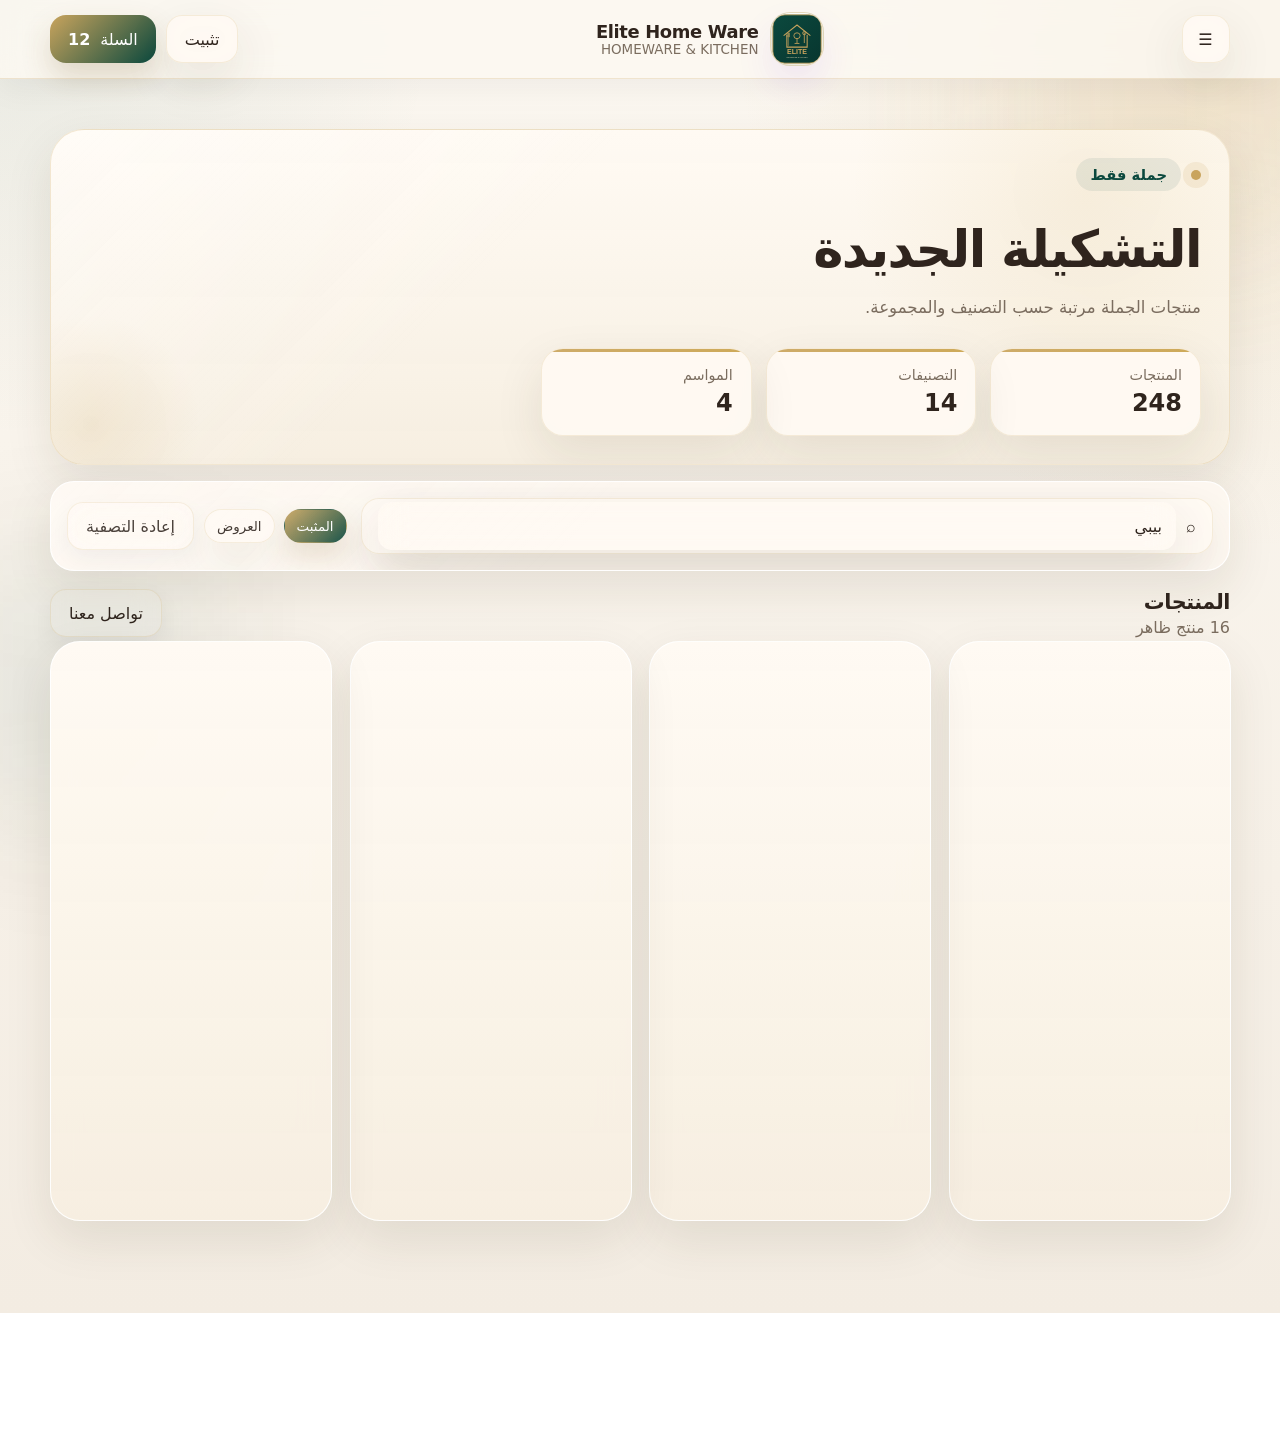
<file: showcase-home.html>
<!DOCTYPE html><html lang="ar" dir="rtl"><head><meta charset="UTF-8"><meta name="viewport" content="width=device-width, initial-scale=1.0"><title>Showcase</title><style>
.seo-hidden, .seo-catalog {
  position: absolute !important;
  width: 1px !important;
  height: 1px !important;
  padding: 0 !important;
  margin: -1px !important;
  overflow: hidden !important;
  clip: rect(0, 0, 0, 0) !important;
  white-space: nowrap !important;
  border: 0 !important;
}
:root {
  --primary: #7c3aed;
  --primary-2: #101827;
  --text: #eef2ff;
  --text-muted: #9aa4bf;
  --shadow: 0 18px 46px rgba(0, 0, 0, 0.28);
}
* { box-sizing: border-box; }
html { scroll-behavior: smooth; }
body {
  margin: 0;
  font-family: "Cairo", system-ui, sans-serif;
  background:
    radial-gradient(circle at top right, rgba(124, 58, 237, 0.16), transparent 28%),
    radial-gradient(circle at bottom left, rgba(0, 188, 212, 0.08), transparent 22%),
    linear-gradient(180deg, #090d17 0%, #0c1220 100%);
  color: var(--text);
  min-height: 100vh;
  overflow-x: hidden;
}
a { color: inherit; text-decoration: none; }
button, input, textarea, select { font: inherit; }
button { cursor: pointer; }
img { max-width: 100%; display: block; }
.hidden { display: none !important; }
.shell { width: min(1180px, calc(100% - 28px)); margin: 0 auto; }
.ambient { position: fixed; pointer-events: none; z-index: 0; filter: blur(80px); opacity: .5; }
.ambient-a { width: 320px; height: 320px; background: rgba(124,58,237,.26); top: -80px; right: -40px; }
.ambient-b { width: 260px; height: 260px; background: rgba(22,163,74,.12); left: -50px; bottom: 80px; }
.site-header { position: sticky; top: 0; z-index: 30; backdrop-filter: blur(14px); background: rgba(7, 11, 20, 0.5); border-bottom: 1px solid rgba(255,255,255,0.05); }
.header-bar { min-height: 78px; display: grid; grid-template-columns: auto 1fr auto; gap: 12px; align-items: center; }
.brand-btn { appearance: none; border: 0; background: transparent; color: inherit; display: flex; align-items: center; gap: 12px; justify-self: center; }
.brand-mark-wrap { width: 54px; height: 54px; border-radius: 20px; background: linear-gradient(135deg, rgba(255,255,255,.13), rgba(255,255,255,.06)); border: 1px solid rgba(255,255,255,.08); display: grid; place-items: center; overflow: hidden; box-shadow: var(--shadow); }
.brand-logo-image { width: 100%; height: 100%; object-fit: cover; }
.brand-mark { font-weight: 900; letter-spacing: .08em; font-size: 1.05rem; }
.brand-copy { display: flex; flex-direction: column; text-align: right; }
.brand-copy strong { font-size: 1.12rem; }
.brand-copy span { font-size: .84rem; color: var(--text-muted); }
.header-tools { display: flex; gap: 10px; align-items: center; }
.icon-circle, .icon-btn {
  width: 48px; height: 48px; border-radius: 16px; border: 1px solid rgba(255,255,255,.1);
  background: rgba(255,255,255,.06); color: var(--text); display: grid; place-items: center;
}
.icon-circle:hover, .icon-btn:hover { background: rgba(255,255,255,.1); }
.cart-pill, .soft-pill, .primary-btn, .ghost-btn, .danger-btn {
  border: 0; border-radius: 16px; padding: 0 18px; min-height: 48px; display: inline-flex; align-items: center; gap: 10px; justify-content: center;
}
.cart-pill { background: linear-gradient(135deg, var(--primary), #8b5cf6); color: white; min-width: 72px; box-shadow: 0 16px 36px rgba(124,58,237,.28); }
.soft-pill { background: rgba(255,255,255,.07); color: var(--text); border: 1px solid rgba(255,255,255,.08); }
.soft-pill.alt { background: rgba(255,255,255,.04); }
.primary-btn { background: linear-gradient(135deg, var(--primary), #8b5cf6); color: white; box-shadow: 0 16px 36px rgba(124,58,237,.28); }
.ghost-btn { background: rgba(255,255,255,.06); color: var(--text); border: 1px solid rgba(255,255,255,.08); }
.danger-btn { background: rgba(239,68,68,.16); color: #ffd5d5; }
.danger-btn.strong { background: rgba(239,68,68,.28); }
.full { width: 100%; }
.intro-wrap, .toolbar-wrap, .section-row, .products-grid, .empty-wrap, .site-footer { position: relative; z-index: 1; }
.intro-wrap { padding-top: 26px; }
.intro-card {
  background: linear-gradient(180deg, rgba(255,255,255,.08), rgba(255,255,255,.03));
  border: 1px solid rgba(255,255,255,.08); border-radius: 34px; padding: 28px; box-shadow: var(--shadow);
  position: relative; overflow: hidden;
}
.intro-card::before {
  content: ""; position: absolute; inset: auto auto -70px -70px; width: 220px; height: 220px; border-radius: 50%;
  background: radial-gradient(circle, rgba(124,58,237,.28), transparent 70%);
}
.intro-topline { display: flex; align-items: center; gap: 10px; margin-bottom: 10px; }
.intro-dot { width: 10px; height: 10px; border-radius: 50%; background: #34d399; box-shadow: 0 0 0 8px rgba(52,211,153,.12); }
.intro-badge { color: #f5f3ff; font-size: .92rem; }
.intro-copy h1 { margin: 0; font-size: clamp(1.7rem, 4vw, 2.75rem); line-height: 1.25; }
.intro-copy p { margin: 10px 0 0; color: var(--text-muted); font-size: 1rem; }
.intro-meta { display: grid; grid-template-columns: repeat(3, minmax(0, 1fr)); gap: 14px; margin-top: 24px; }
.meta-card { background: rgba(255,255,255,.045); border: 1px solid rgba(255,255,255,.08); border-radius: 22px; padding: 18px; }
.meta-card span { display: block; color: var(--text-muted); font-size: .9rem; }
.meta-card strong { display: block; margin-top: 6px; font-size: 1.5rem; }
.toolbar-wrap { padding-top: 16px; }
.toolbar-card {
  background: rgba(255,255,255,.045); border: 1px solid rgba(255,255,255,.08); border-radius: 24px; padding: 16px;
  display: flex; align-items: center; gap: 14px; justify-content: space-between; flex-wrap: wrap;
}
.search-box { flex: 1 1 300px; display: flex; align-items: center; gap: 10px; background: rgba(255,255,255,.05); border: 1px solid rgba(255,255,255,.08); border-radius: 18px; padding: 0 16px; min-height: 56px; }
.search-box input { flex: 1; background: transparent; border: 0; color: white; outline: none; }
.search-box input::placeholder { color: var(--text-muted); }
.toolbar-filters { display: flex; align-items: center; gap: 10px; flex-wrap: wrap; }
.clean-select, select, input, textarea {
  width: 100%; min-height: 48px; padding: 0 14px; border-radius: 14px; border: 1px solid rgba(255,255,255,.1); background: rgba(255,255,255,.04); color: var(--text);
}
textarea { padding: 14px; resize: vertical; min-height: 110px; }
select option { color: #111827; }
.section-row { padding: 18px 0 4px; display: flex; align-items: center; justify-content: space-between; gap: 12px; }
.section-heading h2 { margin: 0; font-size: 1.3rem; }
.section-heading p { margin: 4px 0 0; color: var(--text-muted); }
.products-grid { display: grid; grid-template-columns: repeat(4, minmax(0, 1fr)); gap: 18px; padding-bottom: 40px; }
.product-card {
  background: linear-gradient(180deg, rgba(255,255,255,.08), rgba(255,255,255,.03));
  border: 1px solid rgba(255,255,255,.08); border-radius: 28px; overflow: hidden; box-shadow: var(--shadow);
  display: flex; flex-direction: column; min-height: 100%;
}
.product-media { position: relative; aspect-ratio: 4 / 5; background: rgba(255,255,255,.03); cursor: zoom-in; overflow: hidden; }
.product-media img { width: 100%; height: 100%; object-fit: cover; transition: transform .35s ease; }
.product-card:hover .product-media img { transform: scale(1.04); }
.sale-badge, .pin-badge, .gallery-count {
  position: absolute; display: inline-flex; align-items: center; gap: 6px; border-radius: 999px; padding: 8px 12px; font-size: .78rem;
  backdrop-filter: blur(14px); border: 1px solid rgba(255,255,255,.14);
}
.sale-badge { top: 12px; right: 12px; background: rgba(239, 68, 68, 0.9); color: white; font-weight: 800; }
.pin-badge { top: 12px; left: 12px; background: rgba(17,24,39,.74); }
.gallery-count { left: 12px; bottom: 12px; background: rgba(255,255,255,.12); }
.product-body { padding: 16px; display: flex; flex-direction: column; gap: 12px; flex: 1; }
.badges-row, .chip-grid { display: flex; gap: 8px; flex-wrap: wrap; }
.badge, .filter-chip {
  display: inline-flex; align-items: center; justify-content: center; min-height: 34px; padding: 0 12px; border-radius: 999px;
  background: rgba(255,255,255,.06); border: 1px solid rgba(255,255,255,.08); color: #edf2ff; font-size: .84rem;
}
.filter-chip.active { background: linear-gradient(135deg, var(--primary), #8b5cf6); color: white; border-color: transparent; box-shadow: 0 10px 24px rgba(124,58,237,.25); }
.product-title { margin: 0; font-size: 1.08rem; line-height: 1.5; }
.product-sub { display: flex; align-items: center; justify-content: space-between; gap: 8px; color: var(--text-muted); font-size: .87rem; }
.product-desc { margin: 0; color: var(--text-muted); font-size: .88rem; min-height: 42px; }
.price-stack { display: flex; align-items: end; justify-content: space-between; gap: 8px; }
.price-main { display: flex; flex-direction: column; }
.price-main small { color: var(--text-muted); }
.price-main strong { font-size: 1.32rem; }
.price-main del { color: #c4b5fd; opacity: .76; font-size: .9rem; }
.card-actions { margin-top: auto; display: grid; grid-template-columns: 1fr 1fr; gap: 10px; }
.empty-wrap { padding-bottom: 40px; }
.empty-card { border-radius: 28px; border: 1px dashed rgba(255,255,255,.14); background: rgba(255,255,255,.03); padding: 40px 20px; text-align: center; color: var(--text-muted); }
.site-footer { padding: 0 0 44px; }
.footer-grid { background: rgba(255,255,255,.04); border: 1px solid rgba(255,255,255,.08); border-radius: 28px; padding: 22px; display: grid; grid-template-columns: 1.2fr 1fr auto; gap: 18px; align-items: center; }
.footer-brand strong { font-size: 1.18rem; }
.footer-brand p { margin: 6px 0 0; color: var(--text-muted); }
.payment-icons { display: flex; gap: 10px; flex-wrap: wrap; }
.pay-icon { display: inline-flex; align-items: center; gap: 8px; min-height: 42px; padding: 0 14px; border-radius: 999px; background: rgba(255,255,255,.06); border: 1px solid rgba(255,255,255,.08); color: #f8fafc; }
.footer-socials { display: flex; gap: 10px; justify-content: end; }
.social-btn { width: 46px; height: 46px; border-radius: 14px; display: grid; place-items: center; background: rgba(255,255,255,.06); border: 1px solid rgba(255,255,255,.08); }
.social-btn, .contact-card { cursor: pointer; font: inherit; color: inherit; }
button.social-btn, button.contact-card { appearance: none; -webkit-appearance: none; }
.social-whatsapp { background: rgba(34,197,94,.14); }
.overlay { position: fixed; inset: 0; background: rgba(0,0,0,.58); backdrop-filter: blur(4px); opacity: 0; pointer-events: none; transition: .25s ease; z-index: 40; }
.overlay.show { opacity: 1; pointer-events: auto; }
.drawer {
  position: fixed; top: 0; bottom: 0; width: min(430px, calc(100% - 14px)); background: rgba(8, 11, 18, 0.96); backdrop-filter: blur(18px);
  z-index: 50; border-left: 1px solid rgba(255,255,255,.08); border-right: 1px solid rgba(255,255,255,.08); transform: translateX(110%); transition: transform .28s ease;
  display: flex; flex-direction: column; box-shadow: var(--shadow);
}
.drawer-right { right: 0; }
.drawer-left { left: 0; transform: translateX(-110%); }
.drawer.show.drawer-right, .drawer.show.drawer-left { transform: translateX(0); }
.drawer-head { min-height: 72px; display: flex; align-items: center; justify-content: space-between; padding: 0 16px; border-bottom: 1px solid rgba(255,255,255,.06); }
.menu-drawer { padding-bottom: 16px; overflow: auto; }
.menu-section { padding: 18px 16px 0; }
.menu-section-head { color: var(--text-muted); font-size: .9rem; margin-bottom: 10px; }
.menu-links { display: grid; gap: 10px; }
.menu-link-btn {
  min-height: 52px; border-radius: 18px; border: 1px solid rgba(255,255,255,.08); background: rgba(255,255,255,.05); color: var(--text);
  display: flex; align-items: center; justify-content: flex-start; gap: 12px; padding: 0 16px;
}
.menu-link-btn.active { background: linear-gradient(135deg, rgba(124,58,237,.22), rgba(124,58,237,.10)); border-color: rgba(167,139,250,.45); }
.stack-list { display: grid; gap: 12px; padding: 16px; overflow: auto; }
.drawer-summary { border-top: 1px solid rgba(255,255,255,.06); padding: 16px; }
.summary-row { display: flex; align-items: center; justify-content: space-between; margin-bottom: 12px; }
.cart-item, .admin-item, .category-item, .order-item { background: rgba(255,255,255,.045); border: 1px solid rgba(255,255,255,.08); border-radius: 20px; padding: 14px; }
.cart-item { display: grid; grid-template-columns: 76px 1fr auto; gap: 12px; align-items: center; }
.cart-thumb { width: 76px; height: 92px; object-fit: cover; border-radius: 16px; }
.muted { color: var(--text-muted); }
.qty-box { display: inline-flex; align-items: center; gap: 8px; background: rgba(255,255,255,.05); border-radius: 999px; padding: 4px; }
.qty-box button { width: 32px; height: 32px; border-radius: 999px; border: 0; background: rgba(255,255,255,.08); color: white; }
.auth-box, .tab-panel { padding: 16px; }
.admin-drawer { width: min(740px, calc(100% - 10px)); overflow: auto; }
.admin-tabs { display: flex; gap: 8px; flex-wrap: wrap; padding: 12px 16px 0; }
.tab-btn { min-height: 44px; padding: 0 14px; border-radius: 14px; border: 1px solid rgba(255,255,255,.08); background: rgba(255,255,255,.05); color: var(--text); display: inline-flex; align-items: center; gap: 8px; }
.tab-btn.active { background: linear-gradient(135deg, var(--primary), #8b5cf6); color: white; border-color: transparent; }
.tab-panel { display: none; }
.tab-panel.active { display: block; }
.panel-card { background: rgba(255,255,255,.045); border: 1px solid rgba(255,255,255,.08); border-radius: 24px; padding: 16px; margin-bottom: 14px; }
.panel-card.danger { border-color: rgba(239,68,68,.22); }
.panel-top, .btn-row { display: flex; align-items: center; justify-content: space-between; gap: 10px; flex-wrap: wrap; }
.grid-2 { display: grid; grid-template-columns: repeat(2, minmax(0, 1fr)); gap: 12px; }
.field { display: grid; gap: 8px; }
.field.full { grid-column: 1 / -1; }
.field label { color: var(--text-muted); font-size: .92rem; }
.preview-grid { display: grid; grid-template-columns: repeat(4, minmax(0, 1fr)); gap: 10px; margin-top: 12px; }
.preview-grid .preview-image { position: relative; aspect-ratio: 1/1; border-radius: 16px; overflow: hidden; border: 1px solid rgba(255,255,255,.08); }
.preview-grid img { width: 100%; height: 100%; object-fit: cover; }
.preview-remove { position: absolute; top: 8px; left: 8px; width: 32px; height: 32px; border-radius: 999px; border: 0; background: rgba(0,0,0,.6); color: white; }
.category-item { display: grid; grid-template-columns: auto 1fr auto; gap: 12px; align-items: end; }
.category-code { min-width: 54px; min-height: 48px; display: grid; place-items: center; border-radius: 14px; background: rgba(255,255,255,.06); }
.stats-grid { display: grid; grid-template-columns: repeat(4, minmax(0,1fr)); gap: 12px; }
.kpi-card { background: rgba(255,255,255,.04); border: 1px solid rgba(255,255,255,.08); border-radius: 20px; padding: 16px; }
.kpi-card span { color: var(--text-muted); }
.kpi-card strong { display: block; margin-top: 8px; font-size: 1.4rem; }
.admin-product-item { display: grid; grid-template-columns: 78px 1fr auto; gap: 12px; align-items: center; }
.admin-product-thumb { width: 78px; height: 94px; object-fit: cover; border-radius: 16px; }
.admin-actions, .order-actions { display: flex; gap: 8px; flex-wrap: wrap; }
.status-line { margin-top: 10px; color: var(--text-muted); }
.modal { position: fixed; inset: 0; display: grid; place-items: center; background: rgba(0,0,0,.62); backdrop-filter: blur(6px); opacity: 0; pointer-events: none; transition: .25s ease; z-index: 60; padding: 16px; }
.modal.show { opacity: 1; pointer-events: auto; }
.modal-box { position: relative; width: min(680px, 100%); max-height: min(88vh, 960px); overflow: auto; background: rgba(9, 12, 20, 0.96); border: 1px solid rgba(255,255,255,.08); border-radius: 28px; padding: 18px; box-shadow: var(--shadow); }
.compact-box { width: min(600px, 100%); }
.policy-box { width: min(820px, 100%); }
.image-box { width: min(1040px, 100%); background: rgba(5,7,12,.98); }
.modal-head { margin-bottom: 16px; }
.modal-head h3 { margin: 0; }
.contact-cards { display: grid; grid-template-columns: repeat(2, minmax(0,1fr)); gap: 12px; }
.contact-card { min-height: 86px; border-radius: 20px; background: rgba(255,255,255,.05); border: 1px solid rgba(255,255,255,.08); display: flex; align-items: center; justify-content: center; flex-direction: column; gap: 8px; width: 100%; }
.contact-card.whatsapp { background: rgba(34,197,94,.14); }
.policy-body { white-space: pre-wrap; color: var(--text); line-height: 2; }
.image-box #modalImage { width: 100%; max-height: 68vh; object-fit: contain; border-radius: 22px; background: rgba(255,255,255,.03); }
.gallery-nav { position: absolute; top: calc(50% - 24px); width: 48px; height: 48px; border-radius: 999px; border: 0; background: rgba(0,0,0,.45); color: white; }
.gallery-nav.prev { right: 18px; }
.gallery-nav.next { left: 18px; }
.thumb-strip { margin-top: 14px; display: flex; gap: 10px; overflow: auto; padding-bottom: 4px; }
.thumb-strip button { width: 70px; height: 86px; padding: 0; border-radius: 14px; overflow: hidden; border: 1px solid rgba(255,255,255,.08); background: transparent; opacity: .6; }
.thumb-strip button.active { opacity: 1; border-color: #a78bfa; }
.thumb-strip img { width: 100%; height: 100%; object-fit: cover; }
.floating-whatsapp { position: fixed; left: 16px; bottom: 16px; width: 60px; height: 60px; border-radius: 999px; border: 0; background: linear-gradient(135deg, #22c55e, #16a34a); color: white; display: grid; place-items: center; font-size: 1.5rem; z-index: 20; box-shadow: 0 18px 40px rgba(34,197,94,.35); }
body.admin-drawer-open .footer-socials,
body.admin-drawer-open #floatingWhatsApp,
body.admin-drawer-open .site-footer .social-btn { pointer-events: none !important; }
body.admin-drawer-open .admin-drawer,
body.admin-drawer-open .admin-drawer * { pointer-events: auto; }
.toast { position: fixed; right: 16px; bottom: 16px; z-index: 80; min-width: 220px; max-width: min(420px, calc(100% - 32px)); background: rgba(9,12,20,.95); border: 1px solid rgba(255,255,255,.08); border-radius: 18px; padding: 14px 16px; box-shadow: var(--shadow); opacity: 0; pointer-events: none; transform: translateY(12px); transition: .25s ease; }
.toast.show { opacity: 1; transform: translateY(0); }
@media (max-width: 1100px) { .products-grid { grid-template-columns: repeat(3, minmax(0, 1fr)); } }
@media (max-width: 860px) { .products-grid { grid-template-columns: repeat(2, minmax(0, 1fr)); } .footer-grid, .stats-grid, .grid-2 { grid-template-columns: 1fr 1fr; } .preview-grid { grid-template-columns: repeat(3, minmax(0, 1fr)); } }
@media (max-width: 640px) {
  .shell { width: min(100% - 16px, 1180px); }
  .brand-copy span, .header-tools .soft-pill span { display: none; }
  .intro-card, .toolbar-card, .footer-grid { padding: 18px; border-radius: 24px; }
  .intro-meta, .footer-grid, .stats-grid, .grid-2, .contact-cards { grid-template-columns: 1fr; }
  .products-grid { grid-template-columns: 1fr 1fr; gap: 14px; }
  .preview-grid { grid-template-columns: repeat(2, minmax(0, 1fr)); }
  .category-item, .cart-item, .admin-product-item { grid-template-columns: 1fr; }
  .card-actions { grid-template-columns: 1fr; }
}
@media (max-width: 420px) { .products-grid { grid-template-columns: 1fr; } }

/* ===== Final light premium theme overrides ===== */
:root {
  --primary: #7c3aed;
  --primary-2: #2563eb;
  --text: #101828;
  --text-muted: #667085;
  --line: #e6e9ef;
  --surface: rgba(255,255,255,.84);
  --surface-soft: rgba(255,255,255,.72);
  --surface-alt: #f7f9fc;
  --shadow: 0 20px 60px rgba(15, 23, 42, .12);
}
body {
  color: var(--text);
  background:
    radial-gradient(circle at top right, rgba(124, 58, 237, 0.12), transparent 28%),
    radial-gradient(circle at bottom left, rgba(37, 99, 235, 0.09), transparent 22%),
    linear-gradient(180deg, #f8fafc 0%, #eef2f8 100%);
}
.ambient { opacity: .8; }
.ambient-a { background: rgba(124,58,237,.16); }
.ambient-b { background: rgba(37,99,235,.12); }
.site-header {
  background: rgba(248, 250, 252, 0.74);
  border-bottom: 1px solid rgba(230,233,239,.9);
}
.brand-mark-wrap,
.icon-circle, .icon-btn,
.toolbar-card, .intro-card, .meta-card,
.product-card, .footer-grid, .empty-card,
.menu-link-btn, .cart-item, .admin-item, .category-item, .order-item,
.panel-card, .kpi-card, .contact-card,
.drawer, .modal-box, .toast, .search-box, .qty-box,
.badge, .filter-chip, .soft-pill, .ghost-btn, .pay-icon, .social-btn,
.clean-select, select, input, textarea, .category-code {
  background: var(--surface);
  border-color: var(--line);
  color: var(--text);
  backdrop-filter: blur(14px);
  box-shadow: var(--shadow);
}
.brand-mark-wrap {
  background: linear-gradient(135deg, rgba(124,58,237,.10), rgba(37,99,235,.08));
}
.soft-pill.alt, .soft-pill, .ghost-btn,
.badge, .filter-chip, .pay-icon, .social-btn,
.qty-box, .menu-link-btn, .search-box,
.clean-select, select, input, textarea, .category-code {
  box-shadow: 0 10px 24px rgba(15, 23, 42, .06);
}
.search-box input,
.clean-select, select, input, textarea,
.qty-box button,
.pay-icon, .pin-badge, .gallery-count,
.modal-head h3, .policy-body, .cart-pill strong,
.footer-brand strong, .brand-copy strong, .section-heading h2,
.product-title, .product-sub, .price-main strong, .field label {
  color: var(--text);
}
.search-box input::placeholder,
.field label,
.brand-copy span,
.footer-brand p,
.section-heading p,
.product-sub,
.product-desc,
.muted,
.status-line,
.meta-card span,
.kpi-card span,
.menu-section-head,
.price-main small,
.price-main del,
.intro-copy p,
.auth-box .status-line {
  color: var(--text-muted);
}
.icon-circle, .icon-btn {
  background: rgba(255,255,255,.92);
}
.icon-circle:hover, .icon-btn:hover, .ghost-btn:hover, .soft-pill:hover, .menu-link-btn:hover, .social-btn:hover {
  background: #fff;
}
.cart-pill, .primary-btn, .tab-btn.active, .filter-chip.active {
  background: linear-gradient(135deg, var(--primary), var(--primary-2));
  color: #fff;
  box-shadow: 0 16px 36px rgba(124,58,237,.24);
}
.cart-pill strong, .primary-btn strong, .tab-btn.active strong { color: #fff; }
.danger-btn {
  background: #fff1f2;
  color: #be123c;
  border: 1px solid rgba(244,63,94,.18);
  box-shadow: 0 10px 24px rgba(244,63,94,.08);
}
.danger-btn.strong {
  background: linear-gradient(135deg, #ef4444, #be123c);
  color: #fff;
}
.intro-card {
  background: linear-gradient(180deg, rgba(255,255,255,.92), rgba(255,255,255,.82));
}
.intro-card::before {
  background: radial-gradient(circle, rgba(124,58,237,.16), transparent 70%);
}
.intro-dot { background: #22c55e; box-shadow: 0 0 0 8px rgba(34,197,94,.12); }
.intro-badge {
  color: var(--primary);
  font-weight: 800;
}
.meta-card {
  background: rgba(255,255,255,.90);
}
.search-box {
  background: rgba(255,255,255,.88);
}
.toolbar-card {
  background: rgba(255,255,255,.74);
}
.products-grid { padding-bottom: 44px; }
.product-card {
  background: linear-gradient(180deg, rgba(255,255,255,.94), rgba(255,255,255,.86));
}
.product-media {
  background: linear-gradient(180deg, #f8fafc, #eef2ff);
}
.product-media img { object-fit: cover; }
.sale-badge {
  background: linear-gradient(135deg, #ef4444, #dc2626);
  color: #fff;
}
.pin-badge {
  background: rgba(255,255,255,.94);
  border-color: var(--line);
}
.gallery-count {
  background: rgba(255,255,255,.92);
}
.badge {
  background: #f5f3ff;
  color: #5b21b6;
  border-color: rgba(124,58,237,.14);
}
.filter-chip {
  background: rgba(255,255,255,.94);
  color: var(--text);
}
.price-main del { color: #7c3aed; opacity: .76; }
.footer-grid {
  background: rgba(255,255,255,.78);
}
.pay-icon {
  background: rgba(255,255,255,.94);
}
.social-whatsapp {
  background: rgba(34,197,94,.12);
}
.overlay {
  background: rgba(15,23,42,.20);
  backdrop-filter: blur(5px);
}
.drawer {
  background: rgba(249,250,251,.92);
  border-left: 1px solid var(--line);
  border-right: 1px solid var(--line);
}
.drawer-head {
  border-bottom: 1px solid var(--line);
}
.drawer-summary {
  border-top: 1px solid var(--line);
}
.cart-item, .admin-item, .category-item, .order-item, .panel-card, .kpi-card {
  background: rgba(255,255,255,.88);
}
.qty-box button {
  background: #fff;
  border: 1px solid var(--line);
}
.tab-btn {
  background: rgba(255,255,255,.9);
  color: var(--text);
  border-color: var(--line);
}
.preview-grid .preview-image {
  border-color: var(--line);
  background: #fff;
}
.preview-remove {
  background: rgba(15,23,42,.70);
}
.modal {
  background: rgba(15,23,42,.28);
}
.modal-box {
  background: rgba(255,255,255,.95);
  border-color: var(--line);
}
.image-box {
  background: rgba(255,255,255,.96);
}
.image-box #modalImage {
  background: #f8fafc;
}
.gallery-nav {
  background: rgba(255,255,255,.94);
  border: 1px solid var(--line);
  color: var(--text);
}
.thumb-strip button {
  border-color: var(--line);
  background: #fff;
}
.thumb-strip button.active {
  border-color: var(--primary);
}
.toast {
  background: rgba(255,255,255,.96);
  border-color: var(--line);
  color: var(--text);
}
.clean-select, select, input, textarea {
  background: rgba(255,255,255,.94);
}
select option { color: #101828; }
.empty-card {
  border-style: solid;
  border-color: rgba(124,58,237,.12);
  background: rgba(255,255,255,.86);
}
.floating-whatsapp {
  box-shadow: 0 18px 40px rgba(34,197,94,.24);
}
@media (max-width: 640px) {
  .site-header { background: rgba(248,250,252,.9); }
  .drawer { background: rgba(249,250,251,.98); }
}


/* ===== Fast + secure interaction hardening ===== */
#siteContent { position: relative; z-index: 1; }
.load-more-wrap { display: flex; justify-content: center; padding: 4px 0 24px; }
.load-more-btn { min-width: 180px; justify-content: center; }
.overlay { z-index: 60; }
.drawer { z-index: 65; }
.admin-drawer { z-index: 72; }
.modal { z-index: 90; }
body.drawer-open #siteContent,
body.drawer-open .site-footer,
body.drawer-open #floatingWhatsApp,
body.admin-drawer-open .site-header,
body.admin-drawer-open #siteContent,
body.admin-drawer-open .site-footer,
body.admin-drawer-open #floatingWhatsApp { pointer-events: none !important; }
body.admin-drawer-open #adminDrawer,
body.admin-drawer-open #adminDrawer * { pointer-events: auto !important; }
body.menu-drawer-open #menuDrawer,
body.menu-drawer-open #menuDrawer *,
body.cart-drawer-open #cartDrawer,
body.cart-drawer-open #cartDrawer * { pointer-events: auto !important; }
@media (max-width: 860px) {
  .admin-drawer { width: 100%; max-width: 100%; }
}


.product-card,
.admin-item,
.order-item,
.category-item,
.cart-item,
.panel-card { content-visibility: auto; contain-intrinsic-size: 360px; }
.product-media img,
.cart-thumb,
.admin-product-thumb,
.thumb-strip img { image-rendering: auto; }


/* ===== Final mobile and gallery fixes ===== */
.footer-socials { display: none !important; }
body.modal-open .site-header,
body.modal-open #siteContent,
body.modal-open .site-footer,
body.modal-open #floatingWhatsApp { pointer-events: none !important; }
body.modal-open .modal,
body.modal-open .modal * { pointer-events: auto !important; }
.image-box {
  width: min(1180px, 100%);
  max-height: min(96vh, 1100px);
  padding: 16px;
  display: flex;
  flex-direction: column;
  align-items: center;
  justify-content: center;
  overflow: hidden;
}
.image-box .modal-close {
  position: absolute;
  top: 12px;
  inset-inline-end: 12px;
  z-index: 5;
}
.image-box #modalImage {
  display: block;
  width: auto;
  max-width: 100%;
  height: auto;
  max-height: calc(96vh - 150px);
  margin: 34px auto 0;
  object-fit: contain;
  border-radius: 22px;
}
.thumb-strip {
  width: 100%;
  justify-content: center;
  align-items: center;
  padding-top: 12px;
  margin-top: 10px;
  overflow-x: auto;
  overflow-y: hidden;
}
.thumb-strip button {
  flex: 0 0 72px;
  width: 72px;
  height: 90px;
}
.gallery-nav {
  top: 50%;
  transform: translateY(-50%);
  z-index: 4;
}
@media (max-width: 860px) {
  .shell { width: min(100%, calc(100% - 18px)); }
  .site-header { position: sticky; top: 0; }
  .header-bar { min-height: 72px; gap: 8px; }
  .brand-mark-wrap { width: 48px; height: 48px; border-radius: 16px; }
  .brand-copy strong { font-size: 1rem; }
  .brand-copy span { font-size: .78rem; }
  .intro-card, .toolbar-card, .panel-card, .drawer, .modal-box { border-radius: 22px; }
  .products-grid { grid-template-columns: repeat(2, minmax(0, 1fr)); gap: 12px; }
  .product-card { border-radius: 20px; }
  .product-media { aspect-ratio: 3 / 4; }
  .card-actions { flex-direction: column; }
  .card-actions > button { width: 100%; }
  .drawer { width: min(100%, 94vw); }
  .admin-drawer { width: 100%; max-width: 100%; border-radius: 0; }
  .image-box {
    width: calc(100vw - 12px);
    max-width: calc(100vw - 12px);
    min-height: calc(100vh - 12px);
    max-height: calc(100vh - 12px);
    padding: 12px;
    border-radius: 20px;
  }
  .image-box #modalImage {
    max-height: calc(100vh - 150px);
    margin-top: 28px;
  }
  .gallery-nav { width: 42px; height: 42px; }
  .thumb-strip { justify-content: flex-start; }
  .thumb-strip button { flex-basis: 64px; width: 64px; height: 82px; }
}
@media (max-width: 520px) {
  .header-tools { gap: 8px; }
  .soft-pill, .primary-btn, .ghost-btn, .danger-btn, .cart-pill { min-height: 44px; padding: 0 14px; }
  .products-grid { grid-template-columns: repeat(2, minmax(0, 1fr)); }
  .product-body { padding: 12px; }
  .product-title { font-size: .98rem; }
  .price-main strong { font-size: 1rem; }
}


/* ===== Final modal interaction stability fix ===== */
.modal {
  visibility: hidden;
}
.modal.show {
  visibility: visible;
  pointer-events: auto !important;
}
.modal:not(.show),
.modal:not(.show) * {
  pointer-events: none !important;
}
body.modal-open .modal {
  pointer-events: none !important;
}
body.modal-open .modal.show,
body.modal-open .modal.show * {
  pointer-events: auto !important;
}
.modal-box {
  pointer-events: auto;
}
.modal-close,
.gallery-nav,
.thumb-strip button,
.contact-card,
#submitOrderBtn {
  touch-action: manipulation;
}


/* ===== Admin drawer button reliability fix ===== */
#adminDrawer button,
#adminDrawer input,
#adminDrawer select,
#adminDrawer textarea {
  touch-action: manipulation;
}

.product-page-shell { position: relative; z-index: 1; padding-bottom: 40px; }
.product-page-brand { cursor: default; }
.product-intro-wrap { padding-top: 26px; }
.product-page-grid { display: grid; grid-template-columns: minmax(320px, 470px) 1fr; gap: 22px; align-items: start; }
.product-page-media-card { background: rgba(255,255,255,.04); border: 1px solid rgba(255,255,255,.08); border-radius: 28px; overflow: hidden; aspect-ratio: 4 / 5; }
.product-page-hero-image { width: 100%; height: 100%; object-fit: cover; }
.product-page-thumbs { display: grid; grid-template-columns: repeat(auto-fit, minmax(86px, 1fr)); gap: 10px; margin-top: 12px; }
.product-thumb-btn { border: 1px solid rgba(255,255,255,.08); background: rgba(255,255,255,.04); border-radius: 18px; overflow: hidden; padding: 0; min-height: 86px; }
.product-thumb-btn.active { border-color: rgba(167,139,250,.8); box-shadow: 0 0 0 2px rgba(167,139,250,.2); }
.product-thumb-btn img { width: 100%; height: 100%; object-fit: cover; }
.product-page-content { display: grid; gap: 14px; }
.product-page-content h1 { margin: 0; font-size: clamp(1.5rem, 3.4vw, 2.4rem); line-height: 1.4; }
.product-page-lead, .product-page-description { margin: 0; color: var(--text-muted); line-height: 1.9; }
.product-page-specs { display: grid; grid-template-columns: repeat(2, minmax(0,1fr)); gap: 12px; }
.product-page-price-card { display: flex; align-items: end; justify-content: space-between; gap: 14px; border-radius: 24px; padding: 18px; background: rgba(255,255,255,.04); border: 1px solid rgba(255,255,255,.08); }
.product-page-actions { grid-template-columns: repeat(2, minmax(0, 1fr)); }
.product-related-row { padding-top: 4px; }
.product-related-grid { grid-template-columns: repeat(4, minmax(0, 1fr)); }
@media (max-width: 980px) {
  .product-page-grid, .product-related-grid { grid-template-columns: 1fr 1fr; }
}
@media (max-width: 720px) {
  .product-page-grid, .product-related-grid, .product-page-specs, .product-page-actions { grid-template-columns: 1fr; }
}


/* === Premium modern storefront refinements === */
.products-grid {
  grid-template-columns: repeat(auto-fill, minmax(230px, 1fr));
  gap: 18px;
}
.product-card {
  position: relative;
  border-radius: 30px;
  transition: transform .24s ease, box-shadow .24s ease, border-color .24s ease;
  box-shadow: 0 16px 36px rgba(15, 23, 42, 0.08);
}
.product-card:hover {
  transform: translateY(-4px);
  box-shadow: 0 24px 48px rgba(15, 23, 42, 0.14);
  border-color: rgba(124,58,237,.18);
}
.product-media::after {
  content: '';
  position: absolute;
  inset: auto 0 0;
  height: 45%;
  background: linear-gradient(180deg, transparent, rgba(15, 23, 42, 0.10));
  pointer-events: none;
}
.product-body {
  gap: 10px;
}
.product-title {
  font-size: 1.02rem;
  line-height: 1.65;
}
.product-title-link {
  color: inherit;
  text-decoration: none;
  display: inline;
}
.product-title-link:hover {
  color: var(--primary);
}
.product-sub {
  justify-content: flex-start;
  flex-wrap: wrap;
  gap: 6px;
}
.product-sub span {
  display: inline-flex;
  align-items: center;
  min-height: 28px;
  padding: 0 10px;
  border-radius: 999px;
  background: rgba(124,58,237,.06);
  border: 1px solid rgba(124,58,237,.08);
}
.product-desc {
  display: -webkit-box;
  -webkit-line-clamp: 2;
  -webkit-box-orient: vertical;
  overflow: hidden;
  min-height: 48px;
}
.price-stack {
  align-items: center;
}
.price-main strong {
  font-size: 1.4rem;
}
.card-actions .ghost-btn,
.card-actions .primary-btn {
  min-height: 46px;
  border-radius: 16px;
}
.card-actions .primary-btn {
  box-shadow: 0 12px 24px rgba(124,58,237,.20);
}
.product-page-media-card,
.product-page-price-card {
  box-shadow: 0 22px 44px rgba(15, 23, 42, 0.10);
}
.product-page-content h1 {
  letter-spacing: -0.02em;
}
.product-related-grid .product-card {
  border-radius: 24px;
}
@media (max-width: 860px) {
  .products-grid {
    grid-template-columns: repeat(2, minmax(0, 1fr));
    gap: 14px;
  }
  .product-card {
    border-radius: 24px;
  }
  .product-body {
    padding: 13px;
  }
  .product-title {
    font-size: .98rem;
  }
  .price-main strong {
    font-size: 1.16rem;
  }
  .card-actions {
    gap: 8px;
  }
  .card-actions .ghost-btn,
  .card-actions .primary-btn {
    min-height: 42px;
    font-size: .88rem;
  }
}
@media (max-width: 520px) {
  .toolbar-card {
    position: sticky;
    top: 74px;
    z-index: 10;
    backdrop-filter: blur(18px);
  }
  .products-grid {
    grid-template-columns: repeat(2, minmax(0, 1fr));
    gap: 12px;
  }
  .product-media {
    aspect-ratio: 0.78;
  }
  .badges-row {
    gap: 6px;
  }
  .badge {
    min-height: 28px;
    padding: 0 10px;
    font-size: .74rem;
  }
  .product-title {
    font-size: .92rem;
  }
  .product-sub {
    font-size: .75rem;
  }
  .product-sub span {
    min-height: 24px;
    padding: 0 8px;
  }
  .price-main small,
  .muted {
    font-size: .73rem;
  }
  .price-main strong {
    font-size: 1.02rem;
  }
  .card-actions {
    grid-template-columns: 1fr;
  }
  .product-page-grid {
    gap: 16px;
  }
  .product-page-media-card {
    border-radius: 22px;
  }
}

/* === Final premium compact storefront cards === */
.product-card--minimal {
  overflow: hidden;
  cursor: pointer;
  border: 1px solid rgba(124,58,237,.08);
  background: linear-gradient(180deg, rgba(255,255,255,.98), rgba(248,250,252,.96));
}
.product-card--minimal .product-media {
  aspect-ratio: 0.82;
  background: linear-gradient(180deg, rgba(248,250,252,.95), rgba(241,245,249,.9));
}
.product-card--minimal .product-media::after {
  display: none;
}
.product-card--minimal .product-body {
  padding: 16px 16px 14px;
  gap: 12px;
}
.product-card--minimal .product-heading {
  display: grid;
  gap: 6px;
}
.product-card--minimal .product-title {
  margin: 0;
  font-size: 1rem;
  line-height: 1.6;
  color: #0f172a;
  display: -webkit-box;
  -webkit-box-orient: vertical;
  -webkit-line-clamp: 2;
  overflow: hidden;
  min-height: 3.2em;
}
.product-card--minimal .product-model-line {
  color: #64748b;
  font-size: .9rem;
  font-weight: 700;
}
.product-card--minimal .piece-price-row {
  display: flex;
  align-items: center;
  justify-content: space-between;
  gap: 12px;
  border-radius: 18px;
  padding: 12px 14px;
  background: linear-gradient(135deg, rgba(124,58,237,.08), rgba(37,99,235,.06));
  border: 1px solid rgba(124,58,237,.08);
}
.product-card--minimal .piece-price-label {
  color: #64748b;
  font-size: .84rem;
  font-weight: 700;
}
.product-card--minimal .piece-price-value {
  color: #111827;
  font-size: 1.18rem;
  font-weight: 900;
  letter-spacing: -.02em;
}
.product-card--minimal .card-actions.single-action {
  grid-template-columns: 1fr;
  margin-top: 0;
}
.product-card--minimal .add-btn {
  min-height: 48px;
  border-radius: 18px;
  font-weight: 800;
  box-shadow: 0 12px 28px rgba(79,70,229,.22);
}
.product-card--minimal:focus-visible {
  outline: 3px solid rgba(124,58,237,.22);
  outline-offset: 2px;
}

.quick-product-modal .quick-product-box {
  width: min(430px, 100%);
  padding: 14px;
  border-radius: 30px;
  background: linear-gradient(180deg, rgba(255,255,255,.98), rgba(248,250,252,.98));
  color: #0f172a;
  box-shadow: 0 28px 64px rgba(15,23,42,.22);
}
.quick-product-media {
  border-radius: 24px;
  overflow: hidden;
  aspect-ratio: 0.85;
  background: linear-gradient(180deg, rgba(248,250,252,.95), rgba(241,245,249,.95));
  margin-bottom: 14px;
}
.quick-product-media img {
  width: 100%;
  height: 100%;
  object-fit: cover;
  display: block;
  cursor: zoom-in;
}
.quick-product-content {
  display: grid;
  gap: 12px;
}
.quick-product-topline {
  display: flex;
  gap: 8px;
  flex-wrap: wrap;
}
.badge.soft {
  background: rgba(124,58,237,.08);
  color: #6d28d9;
  border-color: rgba(124,58,237,.10);
}
.quick-product-content h3 {
  margin: 0;
  font-size: 1.2rem;
  line-height: 1.7;
  color: #111827;
}
.quick-product-model {
  color: #64748b;
  font-weight: 800;
}
.quick-product-price-card {
  display: flex;
  align-items: center;
  justify-content: space-between;
  gap: 12px;
  border-radius: 22px;
  padding: 14px 16px;
  background: linear-gradient(135deg, rgba(124,58,237,.10), rgba(37,99,235,.06));
  border: 1px solid rgba(124,58,237,.10);
}
.quick-product-price-card span {
  color: #64748b;
  font-weight: 700;
}
.quick-product-price-card strong {
  font-size: 1.5rem;
  font-weight: 900;
  letter-spacing: -.03em;
  color: #111827;
}
.quick-product-meta-grid {
  display: grid;
  grid-template-columns: repeat(2, minmax(0, 1fr));
  gap: 10px;
}
.quick-meta-item {
  border-radius: 18px;
  padding: 12px 14px;
  background: rgba(255,255,255,.88);
  border: 1px solid rgba(148,163,184,.18);
  display: grid;
  gap: 6px;
}
.quick-meta-item span {
  font-size: .82rem;
  color: #64748b;
  font-weight: 700;
}
.quick-meta-item strong {
  color: #111827;
  font-size: .98rem;
}
.quick-product-actions {
  display: grid;
  grid-template-columns: 1fr 1fr;
  gap: 10px;
}
.quick-product-actions .primary-btn,
.quick-product-actions .ghost-btn {
  min-height: 50px;
  border-radius: 18px;
  justify-content: center;
  text-decoration: none;
}
.quick-product-actions .ghost-btn {
  background: rgba(255,255,255,.92);
  border: 1px solid rgba(148,163,184,.22);
  color: #111827;
}
@media (max-width: 720px) {
  .products-grid {
    grid-template-columns: repeat(2, minmax(0, 1fr));
    gap: 14px;
  }
  .product-card--minimal {
    border-radius: 24px;
  }
  .product-card--minimal .product-body {
    padding: 13px 13px 12px;
  }
  .product-card--minimal .product-title {
    font-size: .92rem;
    min-height: 3em;
  }
  .product-card--minimal .product-model-line {
    font-size: .83rem;
  }
  .product-card--minimal .piece-price-row {
    padding: 10px 12px;
    border-radius: 16px;
  }
  .product-card--minimal .piece-price-value {
    font-size: 1rem;
  }
  .product-card--minimal .add-btn {
    min-height: 44px;
    font-size: .88rem;
    border-radius: 16px;
  }
  .quick-product-modal {
    padding: 10px;
  }
  .quick-product-modal .quick-product-box {
    width: 100%;
    max-height: min(92vh, 860px);
    border-radius: 24px;
    padding: 12px;
  }
  .quick-product-media {
    border-radius: 20px;
    aspect-ratio: 0.92;
  }
}
@media (max-width: 520px) {
  .product-card--minimal .product-title {
    font-size: .88rem;
  }
  .product-card--minimal .piece-price-label {
    font-size: .74rem;
  }
  .product-card--minimal .piece-price-value {
    font-size: .95rem;
  }
  .quick-product-meta-grid,
  .quick-product-actions {
    grid-template-columns: 1fr;
  }
  .quick-product-content h3 {
    font-size: 1.08rem;
  }
  .quick-product-price-card strong {
    font-size: 1.28rem;
  }
}


/* ===== Catalog browser flow ===== */
.catalog-flow-wrap { margin-top: 8px; }
.catalog-flow { display: block; }
.catalog-browser-card {
  background: linear-gradient(180deg, rgba(255,255,255,.94), rgba(255,255,255,.86));
  border: 1px solid rgba(148, 163, 184, .18);
  border-radius: 30px;
  padding: 22px;
  box-shadow: 0 18px 48px rgba(15, 23, 42, .08);
}
.catalog-browser-head { display: flex; align-items: flex-start; justify-content: space-between; gap: 16px; margin-bottom: 18px; }
.catalog-browser-head--split { align-items: center; }
.catalog-browser-head h2 { margin: 6px 0 8px; font-size: clamp(1.35rem, 2vw, 1.8rem); color: #0f172a; }
.catalog-browser-head p { margin: 0; color: var(--text-muted); line-height: 1.9; }
.catalog-kicker { display: inline-flex; align-items: center; gap: 8px; min-height: 34px; padding: 0 14px; border-radius: 999px; background: rgba(124,58,237,.08); color: #6d28d9; font-weight: 800; }
.catalog-kicker::before { content: ''; width: 8px; height: 8px; border-radius: 999px; background: currentColor; box-shadow: 0 0 0 6px rgba(124,58,237,.12); }
.catalog-breadcrumb { display: flex; align-items: center; gap: 10px; flex-wrap: wrap; margin-bottom: 18px; }
.crumb-btn, .crumb-pill { min-height: 40px; padding: 0 14px; border-radius: 999px; font-weight: 800; display: inline-flex; align-items: center; justify-content: center; }
.crumb-btn { border: 1px solid rgba(148, 163, 184, .2); background: rgba(255,255,255,.78); color: #1f2937; }
.crumb-pill { background: linear-gradient(135deg, rgba(124,58,237,.14), rgba(37,99,235,.12)); color: #5b21b6; border: 1px solid rgba(124,58,237,.18); }
.crumb-sep { color: #94a3b8; display: inline-flex; }
.catalog-browser-grid { display: grid; gap: 16px; }
.season-grid { grid-template-columns: repeat(3, minmax(0, 1fr)); }
.prefix-grid { grid-template-columns: repeat(3, minmax(0, 1fr)); }
.catalog-card {
  position: relative; overflow: hidden; border: 1px solid rgba(148,163,184,.18); background: rgba(255,255,255,.9); border-radius: 28px; padding: 12px; text-align: right;
  display: grid; gap: 14px; box-shadow: 0 14px 36px rgba(15, 23, 42, .08); transition: transform .22s ease, box-shadow .22s ease, border-color .22s ease;
}
.catalog-card:hover { transform: translateY(-3px); box-shadow: 0 22px 44px rgba(15, 23, 42, .12); border-color: rgba(124,58,237,.24); }
.catalog-card__media {
  position: relative; min-height: 142px; border-radius: 22px; overflow: hidden; background: linear-gradient(135deg, rgba(124,58,237,.18), rgba(37,99,235,.14));
  background-size: cover; background-position: center; display: flex; align-items: flex-start; justify-content: flex-end; padding: 14px;
}
.catalog-card__veil { position: absolute; inset: 0; background: linear-gradient(180deg, rgba(15,23,42,.06), rgba(15,23,42,.3)); }
.catalog-card__icon { position: relative; z-index: 1; width: 54px; height: 54px; border-radius: 18px; background: rgba(255,255,255,.88); color: #5b21b6; display: grid; place-items: center; font-size: 1.25rem; box-shadow: 0 10px 26px rgba(15,23,42,.12); }
.catalog-card__body { display: grid; gap: 8px; }
.catalog-card__body strong { font-size: 1.12rem; color: #0f172a; }
.catalog-card__subtitle { color: var(--text-muted); min-height: 24px; }
.catalog-card__meta { display: flex; align-items: center; justify-content: space-between; gap: 10px; color: #6b7280; }
.catalog-card__meta b { color: #111827; font-size: 1.02rem; }
.catalog-all-btn, .catalog-back-btn {
  min-height: 52px; padding: 0 18px; border-radius: 18px; border: 1px solid rgba(124,58,237,.16); background: linear-gradient(135deg, rgba(124,58,237,.12), rgba(37,99,235,.08));
  color: #5b21b6; display: inline-flex; align-items: center; gap: 10px; font-weight: 800;
}
.prefix-filters-stack { display: grid; gap: 14px; }
.prefix-filters-bar { display: flex; gap: 10px; overflow: auto; padding-bottom: 2px; }
.sub-category-panel {
  display: grid;
  gap: 10px;
  padding: 14px;
  border-radius: 22px;
  border: 1px solid rgba(148,163,184,.16);
  background: rgba(248,250,252,.72);
}
.sub-category-label { color: #475569; font-weight: 800; }
.prefix-filter-chip {
  flex: 0 0 auto; min-height: 48px; padding: 0 14px; border-radius: 18px; border: 1px solid rgba(148,163,184,.18); background: rgba(255,255,255,.8);
  display: inline-flex; align-items: center; gap: 10px; color: #111827; font-weight: 800;
}
.prefix-filter-chip b { color: #6b7280; font-size: .95rem; }
.prefix-filter-chip.active { background: linear-gradient(135deg, #7c3aed, #2563eb); color: #fff; border-color: transparent; box-shadow: 0 16px 32px rgba(99,102,241,.24); }
.prefix-filter-chip.active b { color: rgba(255,255,255,.88); }
.catalog-empty-inline { min-height: 160px; border-radius: 22px; border: 1px dashed rgba(148,163,184,.3); display: grid; place-items: center; color: var(--text-muted); background: rgba(248,250,252,.7); }
body.catalog-browser-view .site-footer { margin-top: 14px; }
@media (max-width: 980px) {
  .season-grid, .prefix-grid { grid-template-columns: repeat(2, minmax(0, 1fr)); }
}
@media (max-width: 640px) {
  .catalog-browser-card { padding: 16px; border-radius: 26px; }
  .catalog-browser-head--split, .catalog-browser-head { flex-direction: column; align-items: stretch; }
  .season-grid, .prefix-grid { grid-template-columns: 1fr; }
  .catalog-card { border-radius: 24px; }
  .catalog-card__media { min-height: 128px; }
  .catalog-all-btn, .catalog-back-btn { width: 100%; justify-content: center; }
}

/* ===== Invoice modal and download actions ===== */
.invoice-modal {
  z-index: 95;
}
.invoice-box {
  width: min(980px, 100%);
  max-height: min(94vh, 1100px);
  padding: 20px;
  background: linear-gradient(180deg, rgba(7, 10, 17, 0.98), rgba(12, 16, 28, 0.98));
}
.invoice-head {
  display: flex;
  align-items: flex-start;
  justify-content: space-between;
  gap: 12px;
  padding-inline-end: 42px;
}
.invoice-subtitle {
  margin: 6px 0 0;
  line-height: 1.9;
}
.invoice-preview-frame {
  border-radius: 26px;
  padding: 14px;
  background: linear-gradient(180deg, rgba(255,255,255,.06), rgba(255,255,255,.02));
  border: 1px solid rgba(255,255,255,.08);
  box-shadow: inset 0 1px 0 rgba(255,255,255,.04);
}
#invoicePreviewImage {
  display: block;
  width: 100%;
  max-height: min(68vh, 900px);
  object-fit: contain;
  border-radius: 20px;
  background: #fff;
}
.invoice-actions {
  margin-top: 14px;
}
.invoice-actions .primary-btn,
.invoice-actions .ghost-btn {
  min-height: 48px;
  border-radius: 18px;
  text-decoration: none;
}
.order-header-meta {
  display: flex;
  align-items: center;
  justify-content: space-between;
  gap: 10px;
  flex-wrap: wrap;
  margin-bottom: 8px;
}
.order-id-chip {
  display: inline-flex;
  align-items: center;
  gap: 8px;
  padding: 8px 12px;
  border-radius: 999px;
  background: rgba(255,255,255,.06);
  border: 1px solid rgba(255,255,255,.08);
  color: var(--text-muted);
  font-size: .92rem;
}
.order-actions select {
  min-height: 46px;
  border-radius: 14px;
}
.order-card {
  display: grid;
  gap: 14px;
}
.order-overview-grid {
  display: grid;
  grid-template-columns: repeat(4, minmax(0, 1fr));
  gap: 10px;
}
.order-overview-card {
  border-radius: 18px;
  padding: 12px 14px;
  background: rgba(255,255,255,.04);
  border: 1px solid rgba(255,255,255,.08);
}
.order-overview-card span {
  display: block;
  color: var(--text-muted);
  font-size: .85rem;
  margin-bottom: 6px;
}
.order-overview-card strong {
  display: block;
  color: var(--text);
  font-size: 1rem;
  line-height: 1.7;
}
.order-address-bar {
  border-radius: 18px;
  padding: 12px 14px;
  background: rgba(255,255,255,.035);
  border: 1px solid rgba(255,255,255,.07);
  line-height: 1.9;
}
.order-notes-bar strong {
  color: #f4d27b;
}
.order-lines-wrap {
  overflow: auto;
  border-radius: 22px;
  border: 1px solid rgba(255,255,255,.08);
  background: rgba(255,255,255,.03);
}
.order-lines-table {
  width: 100%;
  min-width: 860px;
  border-collapse: collapse;
}
.order-lines-table th,
.order-lines-table td {
  padding: 14px 12px;
  border-bottom: 1px solid rgba(255,255,255,.08);
  text-align: center;
  white-space: nowrap;
}
.order-lines-table th:nth-child(3),
.order-lines-table td:nth-child(3) {
  text-align: right;
  white-space: normal;
  min-width: 220px;
}
.order-lines-table thead th {
  position: sticky;
  top: 0;
  background: linear-gradient(180deg, rgba(199,155,59,.95), rgba(183,139,45,.95));
  color: #fff;
  font-weight: 800;
  z-index: 1;
}
.order-lines-table tbody tr:nth-child(even) {
  background: rgba(255,255,255,.025);
}
.order-lines-table tfoot td {
  background: rgba(255,255,255,.06);
  color: #fff;
  font-weight: 800;
}
.category-item .ghost-btn {
  min-width: 88px;
}
@media (max-width: 980px) {
  .order-overview-grid {
    grid-template-columns: repeat(2, minmax(0, 1fr));
  }
}
@media (max-width: 720px) {
  .invoice-box {
    width: calc(100vw - 12px);
    max-width: calc(100vw - 12px);
    max-height: calc(100vh - 12px);
    border-radius: 22px;
    padding: 14px;
  }
  #invoicePreviewImage {
    max-height: calc(100vh - 260px);
  }
  .invoice-actions {
    display: grid;
    grid-template-columns: 1fr;
  }
  .invoice-actions .primary-btn,
  .invoice-actions .ghost-btn {
    width: 100%;
    justify-content: center;
  }
  .order-overview-grid {
    grid-template-columns: 1fr;
  }
}

/* ===== 2026 executive luxury upgrade ===== */
:root {
  --lux-gold: #c9a24b;
  --lux-gold-soft: rgba(201, 162, 75, .14);
  --lux-navy: #0f172a;
  --lux-line: rgba(255,255,255,.62);
  --lux-glow: 0 26px 70px rgba(15, 23, 42, .10);
}

body {
  background:
    radial-gradient(circle at 100% 0%, rgba(124, 58, 237, 0.12), transparent 26%),
    radial-gradient(circle at 0% 100%, rgba(37, 99, 235, 0.08), transparent 22%),
    linear-gradient(180deg, #f6f8fc 0%, #eef3fa 44%, #f8fafc 100%);
}

.site-header {
  box-shadow: 0 10px 32px rgba(15, 23, 42, .05);
}

.header-premium-line {
  position: relative;
  z-index: 8;
  padding: 12px 0 0;
}

.premium-line-inner {
  display: flex;
  align-items: center;
  justify-content: center;
  gap: 12px;
  flex-wrap: wrap;
}

.premium-line-item {
  min-height: 42px;
  padding: 0 16px;
  border-radius: 999px;
  display: inline-flex;
  align-items: center;
  gap: 10px;
  background: rgba(255,255,255,.75);
  border: 1px solid rgba(255,255,255,.85);
  box-shadow: 0 10px 24px rgba(15, 23, 42, .06);
  color: #334155;
  font-size: .92rem;
  font-weight: 700;
}

.premium-line-item i {
  color: var(--lux-gold);
}

.premium-hero-card {
  position: relative;
  overflow: hidden;
  border: 1px solid rgba(255,255,255,.86);
  box-shadow: var(--lux-glow);
}

.premium-hero-card::after {
  content: '';
  position: absolute;
  inset: 0;
  pointer-events: none;
  background:
    linear-gradient(135deg, rgba(255,255,255,.30), transparent 38%),
    radial-gradient(circle at 88% 18%, rgba(201,162,75,.12), transparent 22%);
}

.hero-layout {
  position: relative;
  z-index: 1;
  display: grid;
  grid-template-columns: minmax(0, 1.32fr) minmax(320px, .88fr);
  gap: 22px;
  align-items: stretch;
}

.hero-main-column,
.hero-side-column {
  display: grid;
  gap: 16px;
}

.hero-main-column .intro-copy h1 {
  max-width: 15ch;
  letter-spacing: -.03em;
  font-size: clamp(2rem, 4vw, 3.25rem);
}

.hero-main-column .intro-copy p {
  max-width: 64ch;
  font-size: 1.04rem;
  line-height: 2;
}

.hero-main-column .intro-meta {
  margin-top: 8px;
}

.hero-side-card {
  position: relative;
  overflow: hidden;
  border-radius: 28px;
  padding: 22px;
  background: linear-gradient(180deg, rgba(255,255,255,.86), rgba(255,255,255,.76));
  border: 1px solid rgba(255,255,255,.8);
  box-shadow: 0 18px 44px rgba(15, 23, 42, .08);
}

.hero-side-card::before {
  content: '';
  position: absolute;
  inset: 0 auto auto 0;
  width: 120px;
  height: 120px;
  background: radial-gradient(circle, rgba(201,162,75,.16), transparent 72%);
}

.hero-side-card--primary {
  background:
    linear-gradient(135deg, rgba(255,255,255,.92), rgba(249,250,255,.84)),
    linear-gradient(135deg, rgba(124,58,237,.08), rgba(37,99,235,.06));
}

.hero-side-kicker {
  display: inline-flex;
  align-items: center;
  min-height: 34px;
  padding: 0 12px;
  border-radius: 999px;
  background: var(--lux-gold-soft);
  color: #8b6b1f;
  font-weight: 800;
  font-size: .84rem;
}

.hero-side-card strong {
  display: block;
  margin-top: 12px;
  font-size: 1.35rem;
  color: var(--lux-navy);
  line-height: 1.55;
}

.hero-side-card p {
  margin: 10px 0 0;
  color: #64748b;
  line-height: 1.95;
}

.hero-mini-grid {
  display: grid;
  grid-template-columns: repeat(2, minmax(0, 1fr));
  gap: 14px;
}

.hero-mini-card {
  border-radius: 24px;
  padding: 18px;
  background: rgba(255,255,255,.78);
  border: 1px solid rgba(255,255,255,.84);
  box-shadow: 0 14px 34px rgba(15, 23, 42, .06);
  display: grid;
  gap: 6px;
}

.hero-mini-card span {
  color: #64748b;
  font-size: .84rem;
}

.hero-mini-card strong {
  color: var(--lux-navy);
  font-size: 1.06rem;
}

.hero-mini-card small {
  color: #7b8797;
  line-height: 1.8;
}

.hero-trust-row {
  display: flex;
  gap: 10px;
  flex-wrap: wrap;
}

.trust-pill {
  min-height: 44px;
  padding: 0 14px;
  border-radius: 999px;
  display: inline-flex;
  align-items: center;
  gap: 10px;
  background: rgba(255,255,255,.74);
  border: 1px solid rgba(255,255,255,.84);
  box-shadow: 0 12px 28px rgba(15, 23, 42, .05);
  color: #334155;
  font-weight: 700;
}

.trust-pill i {
  color: var(--primary);
}

.meta-card,
.toolbar-card,
.catalog-browser-card,
.footer-grid,
.product-card,
.panel-card,
.kpi-card,
.drawer,
.modal-box {
  box-shadow: var(--lux-glow);
}

.meta-card {
  position: relative;
  overflow: hidden;
}

.meta-card::after {
  content: '';
  position: absolute;
  inset: 0 auto auto 0;
  width: 100%;
  height: 3px;
  background: linear-gradient(90deg, var(--primary), var(--lux-gold));
  opacity: .92;
}

.toolbar-card,
.catalog-browser-card,
.footer-grid,
.panel-card,
.kpi-card,
.drawer,
.modal-box,
.product-card,
.empty-card,
.contact-card,
.cart-item,
.order-item,
.category-item,
.admin-item {
  border-color: rgba(255,255,255,.92) !important;
}

.search-box,
.clean-select,
select,
input,
textarea,
.ghost-btn,
.soft-pill,
.badge,
.filter-chip,
.pay-icon,
.social-btn,
.menu-link-btn,
.tab-btn {
  border-color: rgba(226,232,240,.9);
}

.brand-mark-wrap {
  box-shadow: 0 18px 36px rgba(124,58,237,.10), inset 0 1px 0 rgba(255,255,255,.85);
}

.brand-copy strong {
  letter-spacing: -.02em;
}

.icon-circle,
.icon-btn {
  box-shadow: 0 10px 22px rgba(15,23,42,.06);
}

.toolbar-card {
  position: relative;
  overflow: hidden;
}

.toolbar-card::after {
  content: '';
  position: absolute;
  inset: 0;
  pointer-events: none;
  background: linear-gradient(135deg, rgba(255,255,255,.18), transparent 46%);
}

.section-heading h2,
.catalog-browser-head h2,
.modal-head h3,
.panel-card h4 {
  letter-spacing: -.02em;
}

.product-card {
  overflow: hidden;
}

.product-card::before {
  content: '';
  position: absolute;
  inset: 0 0 auto;
  height: 4px;
  background: linear-gradient(90deg, var(--primary), var(--lux-gold));
  opacity: 0;
  transition: opacity .22s ease;
}

.product-card:hover::before {
  opacity: 1;
}

.product-body {
  padding-top: 18px;
}

.product-title {
  font-size: 1.07rem;
}

.card-actions .primary-btn,
.card-actions .ghost-btn,
.primary-btn,
.ghost-btn,
.soft-pill,
.menu-link-btn,
.tab-btn,
.contact-card {
  transition: transform .18s ease, box-shadow .18s ease, background .18s ease;
}

.card-actions .primary-btn:hover,
.card-actions .ghost-btn:hover,
.primary-btn:hover,
.ghost-btn:hover,
.soft-pill:hover,
.menu-link-btn:hover,
.tab-btn:hover,
.contact-card:hover {
  transform: translateY(-1px);
}

.panel-card,
.kpi-card {
  position: relative;
  overflow: hidden;
}

.kpi-card::before,
.panel-card::before {
  content: '';
  position: absolute;
  inset: 0 auto auto 0;
  width: 96px;
  height: 96px;
  background: radial-gradient(circle, rgba(124,58,237,.10), transparent 72%);
  pointer-events: none;
}

.admin-tabs {
  position: sticky;
  top: 0;
  z-index: 2;
  background: linear-gradient(180deg, rgba(246,248,252,.98), rgba(246,248,252,.72));
  backdrop-filter: blur(10px);
  padding-bottom: 12px;
}

.drawer-head h3,
.modal-head h3 {
  color: var(--lux-navy);
}

.auth-box,
.tab-panel {
  position: relative;
}

.stats-grid {
  gap: 14px;
}

.kpi-card strong {
  font-size: 1.55rem;
}

.order-lines-wrap,
.invoice-preview-frame {
  box-shadow: inset 0 1px 0 rgba(255,255,255,.7);
}

.product-page-media-card,
.product-page-price-card {
  border-color: rgba(255,255,255,.9);
}

.product-page-price-card {
  position: relative;
  overflow: hidden;
}

.product-page-price-card::after {
  content: '';
  position: absolute;
  inset: 0 auto 0 0;
  width: 4px;
  background: linear-gradient(180deg, var(--primary), var(--lux-gold));
}

.product-page-service-strip {
  display: flex;
  gap: 10px;
  flex-wrap: wrap;
}

.product-service-chip {
  min-height: 42px;
  padding: 0 14px;
  border-radius: 999px;
  display: inline-flex;
  align-items: center;
  gap: 10px;
  background: rgba(255,255,255,.78);
  border: 1px solid rgba(255,255,255,.88);
  box-shadow: 0 10px 24px rgba(15, 23, 42, .05);
  color: #334155;
  font-weight: 700;
}

.product-service-chip i {
  color: var(--lux-gold);
}

.product-related-row {
  margin-top: 8px;
}

.invoice-box {
  box-shadow: 0 28px 90px rgba(15, 23, 42, .26);
}

.floating-whatsapp {
  border: 3px solid rgba(255,255,255,.82);
}

@media (max-width: 980px) {
  .hero-layout {
    grid-template-columns: 1fr;
  }
}

@media (max-width: 720px) {
  .hero-mini-grid {
    grid-template-columns: 1fr 1fr;
  }

  .premium-line-inner {
    justify-content: stretch;
  }

  .premium-line-item,
  .product-service-chip,
  .trust-pill {
    width: 100%;
    justify-content: center;
  }
}

@media (max-width: 640px) {
  .hero-mini-grid {
    grid-template-columns: 1fr;
  }

  .hero-side-card,
  .hero-mini-card {
    border-radius: 22px;
  }

  .hero-main-column .intro-copy h1 {
    max-width: none;
  }
}
</style><style>body{min-height:auto} .site-header{position:relative} .showcase-shell{padding:24px 0 48px} .showcase-note{font-size:.9rem;color:#64748b} .header-tools .cart-pill{min-width:auto} .admin-drawer-showcase{position:relative;inset:auto;transform:none;width:100%;display:block;overflow:visible} .admin-drawer-showcase .admin-tabs{position:relative} .admin-drawer-showcase .tab-panel{display:block;padding:0} .showcase-grid-3{display:grid;grid-template-columns:repeat(3,minmax(0,1fr));gap:18px} .showcase-grid-2{display:grid;grid-template-columns:repeat(2,minmax(0,1fr));gap:18px} @media (max-width:900px){.showcase-grid-3,.showcase-grid-2{grid-template-columns:1fr}}</style><style>
/* ===== Elite Home Ware palette override ===== */
:root {
  --primary: #C9A45D;
  --primary-2: #0B493E;
  --text: #2F241D;
  --text-muted: #7B6D5F;
  --line: #D8C29A;
  --surface: rgba(255, 250, 243, .94);
  --surface-soft: rgba(255, 248, 238, .90);
  --surface-alt: #F3ECE2;
  --shadow: 0 18px 48px rgba(63, 47, 23, .10);
  --accent-deep: #0B493E;
  --accent-deep-2: #08362F;
  --accent-soft: rgba(11, 73, 62, .06);
  --gold-soft: rgba(201, 164, 93, .08);
}
body {
  color: var(--text);
  background:
    radial-gradient(circle at top right, rgba(201, 164, 93, .20), transparent 30%),
    radial-gradient(circle at top left, rgba(11, 73, 62, .08), transparent 24%),
    linear-gradient(180deg, #FCF8F1 0%, #F3ECE2 100%);
}
.ambient-a { background: rgba(201, 164, 93, .14); }
.ambient-b { background: rgba(11, 73, 62, .10); }
.site-header {
  background: rgba(252, 248, 241, .86);
  border-bottom: 1px solid rgba(201, 164, 93, .24);
}
.brand-mark-wrap {
  background: linear-gradient(135deg, rgba(11,73,62,.12), rgba(201,164,93,.12));
  border-color: rgba(201,164,93,.28);
}
.brand-mark,
.brand-copy strong,
.section-heading h2,
.product-title,
.product-page-content h1,
.footer-brand strong,
.modal-head h3,
.product-card--minimal .product-title,
.product-card__title,
.catalog-card__title {
  color: var(--text);
}
.brand-copy span,
.section-heading p,
.product-sub,
.product-desc,
.muted,
.status-line,
.footer-brand p,
.meta-card span,
.kpi-card span,
.field label,
.price-main small,
.price-main del,
.product-page-lead,
.product-page-description,
.product-card--minimal .product-model-line,
.product-card--minimal .piece-price-label,
.catalog-card__meta,
.catalog-browser-note,
.order-overview-card span {
  color: var(--text-muted);
}
.icon-circle, .icon-btn,
.toolbar-card, .intro-card, .meta-card,
.product-card, .footer-grid, .empty-card,
.menu-link-btn, .cart-item, .admin-item, .category-item, .order-item,
.panel-card, .kpi-card, .contact-card,
.drawer, .modal-box, .toast, .search-box, .qty-box,
.badge, .filter-chip, .soft-pill, .ghost-btn, .pay-icon, .social-btn,
.clean-select, select, input, textarea, .category-code,
.product-page-media-card, .product-page-price-card,
.order-overview-card, .order-address-bar, .order-lines-wrap,
.catalog-browser-card, .catalog-card, .prefix-filter-chip, .crumb-btn {
  background: rgba(255, 250, 243, .92);
  border-color: rgba(201, 164, 93, .18);
  color: var(--text);
  box-shadow: var(--shadow);
}
.icon-circle:hover, .icon-btn:hover, .ghost-btn:hover, .soft-pill:hover, .menu-link-btn:hover, .social-btn:hover {
  background: rgba(255,255,255,.98);
}
.search-box input,
.clean-select, select, input, textarea,
.qty-box button,
.pay-icon, .pin-badge, .gallery-count,
.policy-body, .order-lines-table {
  color: var(--text);
}
.cart-pill, .primary-btn, .tab-btn.active, .filter-chip.active,
.product-card--minimal .add-btn, .prefix-filter-chip.active {
  background: linear-gradient(135deg, #C9A45D, #0B493E);
  color: #fff;
  box-shadow: 0 14px 30px rgba(116, 83, 28, .20);
}
.danger-btn {
  background: rgba(201, 164, 93, .12);
  color: var(--accent-deep);
  border: 1px solid rgba(201,164,93,.24);
}
.danger-btn.strong {
  background: linear-gradient(135deg, #0B493E, #B68933);
  color: #fff;
}
.intro-card {
  background: linear-gradient(180deg, rgba(255,250,243,.98), rgba(246,238,224,.96));
  border-color: rgba(201,164,93,.22);
}
.intro-card::before {
  background: radial-gradient(circle, rgba(201,164,93,.18), transparent 70%);
}
.intro-badge,
.catalog-kicker {
  color: var(--accent-deep);
  background: rgba(11,73,62,.08);
  padding: 8px 14px;
  border-radius: 999px;
  font-weight: 800;
}
.catalog-kicker::before {
  background: currentColor;
  box-shadow: 0 0 0 6px rgba(11,73,62,.12);
}
.intro-dot {
  background: #C9A45D;
  box-shadow: 0 0 0 8px rgba(201,164,93,.15);
}
.toolbar-card,
.footer-grid,
.cart-item, .admin-item, .category-item, .order-item,
.panel-card, .kpi-card,
.catalog-browser-card, .catalog-card,
.order-overview-card, .order-address-bar, .order-lines-wrap {
  background: rgba(255, 250, 243, .88);
}
.product-card {
  background: linear-gradient(180deg, rgba(255,250,243,.98), rgba(246,238,224,.94));
  border-color: rgba(201,164,93,.18);
}
.product-card:hover {
  border-color: rgba(201,164,93,.34);
  box-shadow: 0 24px 48px rgba(63, 47, 23, .14);
}
.product-media,
.product-page-media-card,
.product-card--minimal .product-media {
  background: linear-gradient(180deg, #faf5ec, #efe5d4);
}
.product-media::after {
  background: linear-gradient(180deg, transparent, rgba(47, 36, 29, 0.08));
}
.sale-badge {
  background: linear-gradient(135deg, #C9A45D, #B68933);
  color: #fff;
}
.pin-badge, .gallery-count {
  background: rgba(255,250,243,.95);
  border-color: rgba(201,164,93,.24);
  color: var(--accent-deep);
}
.badge {
  background: rgba(11,73,62,.06);
  color: var(--accent-deep);
  border-color: rgba(11,73,62,.14);
}
.product-sub span,
.product-card--minimal .piece-price-row,
.crumb-pill,
.catalog-card__cta {
  background: linear-gradient(135deg, rgba(201,164,93,.12), rgba(11,73,62,.06));
  border: 1px solid rgba(201,164,93,.18);
  color: #6f5426;
}
.product-title-link:hover { color: var(--accent-deep); }
.price-main del { color: #8d6d35; }
.overlay { background: rgba(47,36,29,.18); }
.drawer { background: rgba(252,248,241,.94); }
.drawer-head, .drawer-summary { border-color: rgba(201,164,93,.18); }
.menu-link-btn.active {
  background: linear-gradient(135deg, rgba(201,164,93,.18), rgba(11,73,62,.08));
  border-color: rgba(201,164,93,.26);
  color: var(--accent-deep);
}
.qty-box button, .thumb-strip button, .product-thumb-btn {
  background: rgba(255,255,255,.98);
  border-color: rgba(201,164,93,.18);
}
.thumb-strip button.active,
.product-thumb-btn.active {
  border-color: #C9A45D;
  box-shadow: 0 0 0 2px rgba(201,164,93,.18);
}
.social-whatsapp, .contact-card.whatsapp, .floating-whatsapp {
  background: linear-gradient(135deg, #0B493E, #145C4E);
  color: #fff;
}
.catalog-card__visual {
  background: linear-gradient(135deg, rgba(11,73,62,.14), rgba(201,164,93,.18));
}
.catalog-card__icon {
  color: var(--accent-deep);
}
.catalog-card__cta {
  box-shadow: none;
}
.order-lines-table thead th {
  background: rgba(11,73,62,.06);
  color: var(--accent-deep);
}
.order-lines-table tbody tr:nth-child(even) {
  background: rgba(201,164,93,.05);
}
.empty-card {
  border-style: solid;
  border-color: rgba(201,164,93,.20);
}
.gallery-nav {
  background: rgba(255,250,243,.96);
  border: 1px solid rgba(201,164,93,.22);
  color: var(--text);
}
@media (max-width: 640px) {
  .site-header { background: rgba(252,248,241,.94); }
  .drawer { background: rgba(252,248,241,.98); }
}
</style></head><body>
<div class="ambient ambient-a"></div><div class="ambient ambient-b"></div>
<header class="site-header">
  <div class="shell header-bar">
    <button class="icon-circle">☰</button>
    <div class="brand-btn"><div class="brand-mark-wrap"><img class="brand-logo-image" src="assets/logo-mark.svg" data-old="%3Csvg%20xmlns%3D%22http%3A//www.w3.org/2000/svg%22%20width%3D%22900%22%20height%3D%221125%22%20viewBox%3D%220%200%20900%201125%22%3E%0A%20%20%20%20%3Cdefs%3E%0A%20%20%20%20%20%20%3ClinearGradient%20id%3D%22g%22%20x1%3D%220%22%20x2%3D%221%22%20y1%3D%220%22%20y2%3D%221%22%3E%0A%20%20%20%20%20%20%20%20%3Cstop%20stop-color%3D%22%2308362F%22/%3E%0A%20%20%20%20%20%20%20%20%3Cstop%20offset%3D%221%22%20stop-color%3D%22%230B493E%22/%3E%0A%20%20%20%20%20%20%3C/linearGradient%3E%0A%20%20%20%20%3C/defs%3E%0A%20%20%20%20%3Crect%20width%3D%22100%25%22%20height%3D%22100%25%22%20fill%3D%22url%28%23g%29%22/%3E%0A%20%20%20%20%3Crect%20x%3D%2235%22%20y%3D%2235%22%20width%3D%22830%22%20height%3D%221055%22%20rx%3D%2246%22%20fill%3D%22rgba%28255%2C255%2C255%2C.10%29%22%20stroke%3D%22rgba%28255%2C255%2C255%2C.35%29%22/%3E%0A%20%20%20%20%3Ccircle%20cx%3D%22450%22%20cy%3D%22360%22%20r%3D%22150%22%20fill%3D%22rgba%28255%2C255%2C255%2C.12%29%22/%3E%0A%20%20%20%20%3Crect%20x%3D%22260%22%20y%3D%22540%22%20width%3D%22380%22%20height%3D%22170%22%20rx%3D%2234%22%20fill%3D%22rgba%28255%2C255%2C255%2C.15%29%22/%3E%0A%20%20%20%20%3Ctext%20x%3D%22450%22%20y%3D%22835%22%20font-size%3D%2258%22%20font-family%3D%22Arial%2C%20sans-serif%22%20text-anchor%3D%22middle%22%20fill%3D%22white%22%3EJK%3C/text%3E%0A%20%20%20%20%3C/svg%3E" alt="logo"></div><div class="brand-copy"><strong>Elite Home Ware</strong><span>HOMEWARE & KITCHEN</span></div></div>
    <div class="header-tools"><button class="soft-pill">تثبيت</button><button class="cart-pill">السلة <strong>12</strong></button></div>
  </div>
</header>
</div>
<main class="showcase-shell">
  <section class="shell intro-wrap">
    <div class="intro-card premium-hero-card">
      <div class="hero-layout hero-layout--single">
        <div class="hero-main-column">
          <div class="intro-topline"><span class="intro-dot"></span><span class="intro-badge">جملة فقط</span></div>
          <div class="intro-copy"><h1>التشكيلة الجديدة</h1><p>منتجات الجملة مرتبة حسب التصنيف والمجموعة.</p></div>
          <div class="intro-meta">
            <div class="meta-card"><span>المنتجات</span><strong>248</strong></div>
            <div class="meta-card"><span>التصنيفات</span><strong>14</strong></div>
            <div class="meta-card"><span>المواسم</span><strong>4</strong></div>
          </div>
        </div>
      </div>
    </div>
  </section>

  <section class="shell toolbar-wrap"><div class="toolbar-card"><div class="search-box"><span>⌕</span><input value="بيبي"/></div><div class="toolbar-filters"><button class="filter-chip active">المثبت</button><button class="filter-chip">العروض</button><button class="soft-pill alt">إعادة التصفية</button></div></div></section>
  <section class="shell section-row"><div class="section-heading"><h2>المنتجات</h2><p>16 منتج ظاهر</p></div><div class="section-actions"><button class="soft-pill alt">تواصل معنا</button></div></section>
  <section class="shell products-grid">
    <article class="product-card"><div class="product-media"><img src="data:image/svg+xml;charset=UTF-8,%3Csvg%20xmlns%3D%22http%3A//www.w3.org/2000/svg%22%20width%3D%22900%22%20height%3D%221125%22%20viewBox%3D%220%200%20900%201125%22%3E%0A%20%20%20%20%3Cdefs%3E%0A%20%20%20%20%20%20%3ClinearGradient%20id%3D%22g%22%20x1%3D%220%22%20x2%3D%221%22%20y1%3D%220%22%20y2%3D%221%22%3E%0A%20%20%20%20%20%20%20%20%3Cstop%20stop-color%3D%22%230B493E%22/%3E%0A%20%20%20%20%20%20%20%20%3Cstop%20offset%3D%221%22%20stop-color%3D%22%23C9A45D%22/%3E%0A%20%20%20%20%20%20%3C/linearGradient%3E%0A%20%20%20%20%3C/defs%3E%0A%20%20%20%20%3Crect%20width%3D%22100%25%22%20height%3D%22100%25%22%20fill%3D%22url%28%23g%29%22/%3E%0A%20%20%20%20%3Crect%20x%3D%2235%22%20y%3D%2235%22%20width%3D%22830%22%20height%3D%221055%22%20rx%3D%2246%22%20fill%3D%22rgba%28255%2C255%2C255%2C.10%29%22%20stroke%3D%22rgba%28255%2C255%2C255%2C.35%29%22/%3E%0A%20%20%20%20%3Ccircle%20cx%3D%22450%22%20cy%3D%22360%22%20r%3D%22150%22%20fill%3D%22rgba%28255%2C255%2C255%2C.12%29%22/%3E%0A%20%20%20%20%3Crect%20x%3D%22260%22%20y%3D%22540%22%20width%3D%22380%22%20height%3D%22170%22%20rx%3D%2234%22%20fill%3D%22rgba%28255%2C255%2C255%2C.15%29%22/%3E%0A%20%20%20%20%3Ctext%20x%3D%22450%22%20y%3D%22835%22%20font-size%3D%2258%22%20font-family%3D%22Arial%2C%20sans-serif%22%20text-anchor%3D%22middle%22%20fill%3D%22white%22%3E%D9%85%D9%88%D8%AF%D9%8A%D9%84%20932%3C/text%3E%0A%20%20%20%20%3C/svg%3E" alt=""></div><div class="product-body"><div class="badges-row"><span class="badge">تصنيف 9</span><span class="badge">مائدة</span></div><h3 class="product-title">طقم صحون بورسلان فاخر</h3><div class="product-sub"><span>موديل 932</span><span>قطعة / دستة</span></div><p class="product-desc">منتج متوفر ضمن تشكيلة الهوم وير الحالية.</p><div class="price-stack"><div class="price-main"><small>سعر الدستة</small><strong>195 ل.س</strong></div><div class="muted">سعر القطعة 65 ل.س</div></div><div class="card-actions"><button class="primary-btn">أضف دستة</button><button class="ghost-btn">عرض</button></div></div></article>
    <article class="product-card"><div class="product-media"><img src="data:image/svg+xml;charset=UTF-8,%3Csvg%20xmlns%3D%22http%3A//www.w3.org/2000/svg%22%20width%3D%22900%22%20height%3D%221125%22%20viewBox%3D%220%200%20900%201125%22%3E%0A%20%20%20%20%3Cdefs%3E%0A%20%20%20%20%20%20%3ClinearGradient%20id%3D%22g%22%20x1%3D%220%22%20x2%3D%221%22%20y1%3D%220%22%20y2%3D%221%22%3E%0A%20%20%20%20%20%20%20%20%3Cstop%20stop-color%3D%22%230C584A%22/%3E%0A%20%20%20%20%20%20%20%20%3Cstop%20offset%3D%221%22%20stop-color%3D%22%23D3B06A%22/%3E%0A%20%20%20%20%20%20%3C/linearGradient%3E%0A%20%20%20%20%3C/defs%3E%0A%20%20%20%20%3Crect%20width%3D%22100%25%22%20height%3D%22100%25%22%20fill%3D%22url%28%23g%29%22/%3E%0A%20%20%20%20%3Crect%20x%3D%2235%22%20y%3D%2235%22%20width%3D%22830%22%20height%3D%221055%22%20rx%3D%2246%22%20fill%3D%22rgba%28255%2C255%2C255%2C.10%29%22%20stroke%3D%22rgba%28255%2C255%2C255%2C.35%29%22/%3E%0A%20%20%20%20%3Ccircle%20cx%3D%22450%22%20cy%3D%22360%22%20r%3D%22150%22%20fill%3D%22rgba%28255%2C255%2C255%2C.12%29%22/%3E%0A%20%20%20%20%3Crect%20x%3D%22260%22%20y%3D%22540%22%20width%3D%22380%22%20height%3D%22170%22%20rx%3D%2234%22%20fill%3D%22rgba%28255%2C255%2C255%2C.15%29%22/%3E%0A%20%20%20%20%3Ctext%20x%3D%22450%22%20y%3D%22835%22%20font-size%3D%2258%22%20font-family%3D%22Arial%2C%20sans-serif%22%20text-anchor%3D%22middle%22%20fill%3D%22white%22%3E%D9%85%D9%88%D8%AF%D9%8A%D9%84%20611%3C/text%3E%0A%20%20%20%20%3C/svg%3E" alt=""></div><div class="product-body"><div class="badges-row"><span class="badge">تصنيف 6</span><span class="badge">تقديم</span></div><h3 class="product-title">طقم أكواب تقديم أنيق</h3><div class="product-sub"><span>موديل 611</span><span>6 / 12 قطعة</span></div><p class="product-desc">متوفر بالخيارات الموضحة داخل المنتج.</p><div class="price-stack"><div class="price-main"><small>سعر الدستة</small><strong>160 ل.س</strong></div><div class="muted">سعر القطعة 53 ل.س</div></div><div class="card-actions"><button class="primary-btn">أضف دستة</button><button class="ghost-btn">عرض</button></div></div></article>
    <article class="product-card"><div class="product-media"><img src="data:image/svg+xml;charset=UTF-8,%3Csvg%20xmlns%3D%22http%3A//www.w3.org/2000/svg%22%20width%3D%22900%22%20height%3D%221125%22%20viewBox%3D%220%200%20900%201125%22%3E%0A%20%20%20%20%3Cdefs%3E%0A%20%20%20%20%20%20%3ClinearGradient%20id%3D%22g%22%20x1%3D%220%22%20x2%3D%221%22%20y1%3D%220%22%20y2%3D%221%22%3E%0A%20%20%20%20%20%20%20%20%3Cstop%20stop-color%3D%22%23B68933%22/%3E%0A%20%20%20%20%20%20%20%20%3Cstop%20offset%3D%221%22%20stop-color%3D%22%23D6BA7A%22/%3E%0A%20%20%20%20%20%20%3C/linearGradient%3E%0A%20%20%20%20%3C/defs%3E%0A%20%20%20%20%3Crect%20width%3D%22100%25%22%20height%3D%22100%25%22%20fill%3D%22url%28%23g%29%22/%3E%0A%20%20%20%20%3Crect%20x%3D%2235%22%20y%3D%2235%22%20width%3D%22830%22%20height%3D%221055%22%20rx%3D%2246%22%20fill%3D%22rgba%28255%2C255%2C255%2C.10%29%22%20stroke%3D%22rgba%28255%2C255%2C255%2C.35%29%22/%3E%0A%20%20%20%20%3Ccircle%20cx%3D%22450%22%20cy%3D%22360%22%20r%3D%22150%22%20fill%3D%22rgba%28255%2C255%2C255%2C.12%29%22/%3E%0A%20%20%20%20%3Crect%20x%3D%22260%22%20y%3D%22540%22%20width%3D%22380%22%20height%3D%22170%22%20rx%3D%2234%22%20fill%3D%22rgba%28255%2C255%2C255%2C.15%29%22/%3E%0A%20%20%20%20%3Ctext%20x%3D%22450%22%20y%3D%22835%22%20font-size%3D%2258%22%20font-family%3D%22Arial%2C%20sans-serif%22%20text-anchor%3D%22middle%22%20fill%3D%22white%22%3E%D9%85%D9%88%D8%AF%D9%8A%D9%84%20753%3C/text%3E%0A%20%20%20%20%3C/svg%3E" alt=""></div><div class="product-body"><div class="badges-row"><span class="badge">تصنيف 7</span><span class="badge">تخزين</span></div><h3 class="product-title">طقم حافظات مطبخ مميز</h3><div class="product-sub"><span>موديل 753</span><span>طقم / دستة</span></div><p class="product-desc">متوفر ضمن مجموعة التخزين والتنظيم.</p><div class="price-stack"><div class="price-main"><small>سعر الدستة</small><strong>150 ل.س</strong></div><div class="muted">سعر القطعة 50 ل.س</div></div><div class="card-actions"><button class="primary-btn">أضف دستة</button><button class="ghost-btn">عرض</button></div></div></article>
    <article class="product-card"><div class="product-media"><img src="data:image/svg+xml;charset=UTF-8,%3Csvg%20xmlns%3D%22http%3A//www.w3.org/2000/svg%22%20width%3D%22900%22%20height%3D%221125%22%20viewBox%3D%220%200%20900%201125%22%3E%0A%20%20%20%20%3Cdefs%3E%0A%20%20%20%20%20%20%3ClinearGradient%20id%3D%22g%22%20x1%3D%220%22%20x2%3D%221%22%20y1%3D%220%22%20y2%3D%221%22%3E%0A%20%20%20%20%20%20%20%20%3Cstop%20stop-color%3D%22%2308362F%22/%3E%0A%20%20%20%20%20%20%20%20%3Cstop%20offset%3D%221%22%20stop-color%3D%22%23C9A45D%22/%3E%0A%20%20%20%20%20%20%3C/linearGradient%3E%0A%20%20%20%20%3C/defs%3E%0A%20%20%20%20%3Crect%20width%3D%22100%25%22%20height%3D%22100%25%22%20fill%3D%22url%28%23g%29%22/%3E%0A%20%20%20%20%3Crect%20x%3D%2235%22%20y%3D%2235%22%20width%3D%22830%22%20height%3D%221055%22%20rx%3D%2246%22%20fill%3D%22rgba%28255%2C255%2C255%2C.10%29%22%20stroke%3D%22rgba%28255%2C255%2C255%2C.35%29%22/%3E%0A%20%20%20%20%3Ccircle%20cx%3D%22450%22%20cy%3D%22360%22%20r%3D%22150%22%20fill%3D%22rgba%28255%2C255%2C255%2C.12%29%22/%3E%0A%20%20%20%20%3Crect%20x%3D%22260%22%20y%3D%22540%22%20width%3D%22380%22%20height%3D%22170%22%20rx%3D%2234%22%20fill%3D%22rgba%28255%2C255%2C255%2C.15%29%22/%3E%0A%20%20%20%20%3Ctext%20x%3D%22450%22%20y%3D%22835%22%20font-size%3D%2258%22%20font-family%3D%22Arial%2C%20sans-serif%22%20text-anchor%3D%22middle%22%20fill%3D%22white%22%3E%D9%85%D9%88%D8%AF%D9%8A%D9%84%20925%3C/text%3E%0A%20%20%20%20%3C/svg%3E" alt=""></div><div class="product-body"><div class="badges-row"><span class="badge">تصنيف 9</span><span class="badge">خصم 10%</span></div><h3 class="product-title">طقم ضيافة ذهبي فاخر</h3><div class="product-sub"><span>موديل 925</span><span>قطعة / دستة</span></div><p class="product-desc">قطعة مميزة ضمن مجموعة الضيافة المنزلية.</p><div class="price-stack"><div class="price-main"><small>سعر الدستة</small><strong>176 ل.س</strong><del>195 ل.س</del></div><div class="muted">سعر القطعة 58 ل.س</div></div><div class="card-actions"><button class="primary-btn">أضف دستة</button><button class="ghost-btn">عرض</button></div></div></article>
  </section>
</main>
</body></html>
</file>
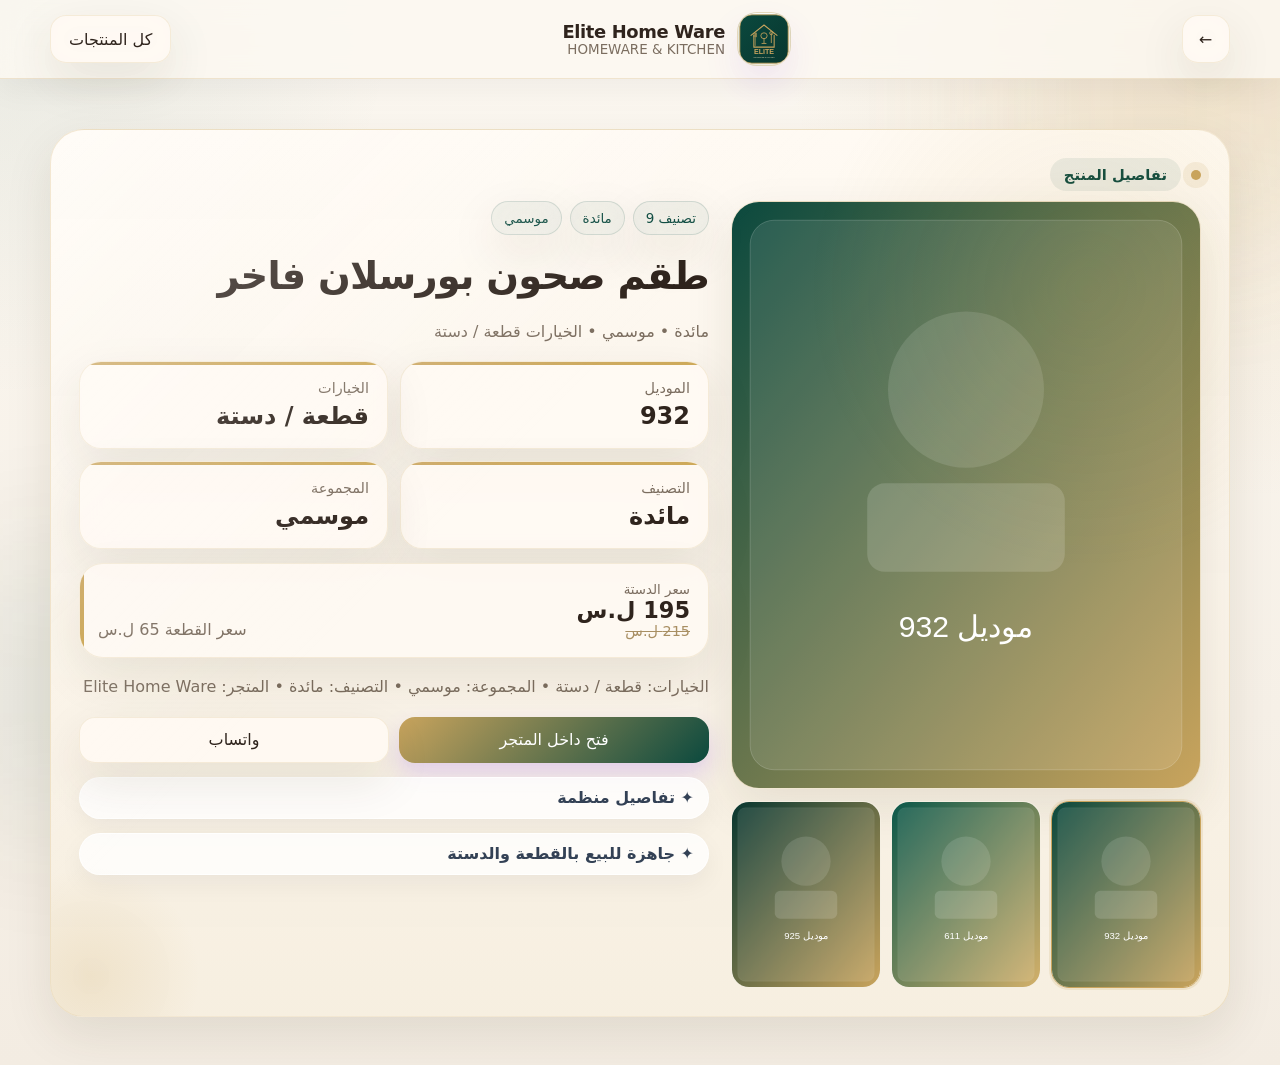
<file: showcase-product.html>
<!DOCTYPE html><html lang="ar" dir="rtl"><head><meta charset="UTF-8"><meta name="viewport" content="width=device-width, initial-scale=1.0"><title>Showcase</title><style>
.seo-hidden, .seo-catalog {
  position: absolute !important;
  width: 1px !important;
  height: 1px !important;
  padding: 0 !important;
  margin: -1px !important;
  overflow: hidden !important;
  clip: rect(0, 0, 0, 0) !important;
  white-space: nowrap !important;
  border: 0 !important;
}
:root {
  --primary: #7c3aed;
  --primary-2: #101827;
  --text: #eef2ff;
  --text-muted: #9aa4bf;
  --shadow: 0 18px 46px rgba(0, 0, 0, 0.28);
}
* { box-sizing: border-box; }
html { scroll-behavior: smooth; }
body {
  margin: 0;
  font-family: "Cairo", system-ui, sans-serif;
  background:
    radial-gradient(circle at top right, rgba(124, 58, 237, 0.16), transparent 28%),
    radial-gradient(circle at bottom left, rgba(0, 188, 212, 0.08), transparent 22%),
    linear-gradient(180deg, #090d17 0%, #0c1220 100%);
  color: var(--text);
  min-height: 100vh;
  overflow-x: hidden;
}
a { color: inherit; text-decoration: none; }
button, input, textarea, select { font: inherit; }
button { cursor: pointer; }
img { max-width: 100%; display: block; }
.hidden { display: none !important; }
.shell { width: min(1180px, calc(100% - 28px)); margin: 0 auto; }
.ambient { position: fixed; pointer-events: none; z-index: 0; filter: blur(80px); opacity: .5; }
.ambient-a { width: 320px; height: 320px; background: rgba(124,58,237,.26); top: -80px; right: -40px; }
.ambient-b { width: 260px; height: 260px; background: rgba(22,163,74,.12); left: -50px; bottom: 80px; }
.site-header { position: sticky; top: 0; z-index: 30; backdrop-filter: blur(14px); background: rgba(7, 11, 20, 0.5); border-bottom: 1px solid rgba(255,255,255,0.05); }
.header-bar { min-height: 78px; display: grid; grid-template-columns: auto 1fr auto; gap: 12px; align-items: center; }
.brand-btn { appearance: none; border: 0; background: transparent; color: inherit; display: flex; align-items: center; gap: 12px; justify-self: center; }
.brand-mark-wrap { width: 54px; height: 54px; border-radius: 20px; background: linear-gradient(135deg, rgba(255,255,255,.13), rgba(255,255,255,.06)); border: 1px solid rgba(255,255,255,.08); display: grid; place-items: center; overflow: hidden; box-shadow: var(--shadow); }
.brand-logo-image { width: 100%; height: 100%; object-fit: cover; }
.brand-mark { font-weight: 900; letter-spacing: .08em; font-size: 1.05rem; }
.brand-copy { display: flex; flex-direction: column; text-align: right; }
.brand-copy strong { font-size: 1.12rem; }
.brand-copy span { font-size: .84rem; color: var(--text-muted); }
.header-tools { display: flex; gap: 10px; align-items: center; }
.icon-circle, .icon-btn {
  width: 48px; height: 48px; border-radius: 16px; border: 1px solid rgba(255,255,255,.1);
  background: rgba(255,255,255,.06); color: var(--text); display: grid; place-items: center;
}
.icon-circle:hover, .icon-btn:hover { background: rgba(255,255,255,.1); }
.cart-pill, .soft-pill, .primary-btn, .ghost-btn, .danger-btn {
  border: 0; border-radius: 16px; padding: 0 18px; min-height: 48px; display: inline-flex; align-items: center; gap: 10px; justify-content: center;
}
.cart-pill { background: linear-gradient(135deg, var(--primary), #8b5cf6); color: white; min-width: 72px; box-shadow: 0 16px 36px rgba(124,58,237,.28); }
.soft-pill { background: rgba(255,255,255,.07); color: var(--text); border: 1px solid rgba(255,255,255,.08); }
.soft-pill.alt { background: rgba(255,255,255,.04); }
.primary-btn { background: linear-gradient(135deg, var(--primary), #8b5cf6); color: white; box-shadow: 0 16px 36px rgba(124,58,237,.28); }
.ghost-btn { background: rgba(255,255,255,.06); color: var(--text); border: 1px solid rgba(255,255,255,.08); }
.danger-btn { background: rgba(239,68,68,.16); color: #ffd5d5; }
.danger-btn.strong { background: rgba(239,68,68,.28); }
.full { width: 100%; }
.intro-wrap, .toolbar-wrap, .section-row, .products-grid, .empty-wrap, .site-footer { position: relative; z-index: 1; }
.intro-wrap { padding-top: 26px; }
.intro-card {
  background: linear-gradient(180deg, rgba(255,255,255,.08), rgba(255,255,255,.03));
  border: 1px solid rgba(255,255,255,.08); border-radius: 34px; padding: 28px; box-shadow: var(--shadow);
  position: relative; overflow: hidden;
}
.intro-card::before {
  content: ""; position: absolute; inset: auto auto -70px -70px; width: 220px; height: 220px; border-radius: 50%;
  background: radial-gradient(circle, rgba(124,58,237,.28), transparent 70%);
}
.intro-topline { display: flex; align-items: center; gap: 10px; margin-bottom: 10px; }
.intro-dot { width: 10px; height: 10px; border-radius: 50%; background: #34d399; box-shadow: 0 0 0 8px rgba(52,211,153,.12); }
.intro-badge { color: #f5f3ff; font-size: .92rem; }
.intro-copy h1 { margin: 0; font-size: clamp(1.7rem, 4vw, 2.75rem); line-height: 1.25; }
.intro-copy p { margin: 10px 0 0; color: var(--text-muted); font-size: 1rem; }
.intro-meta { display: grid; grid-template-columns: repeat(3, minmax(0, 1fr)); gap: 14px; margin-top: 24px; }
.meta-card { background: rgba(255,255,255,.045); border: 1px solid rgba(255,255,255,.08); border-radius: 22px; padding: 18px; }
.meta-card span { display: block; color: var(--text-muted); font-size: .9rem; }
.meta-card strong { display: block; margin-top: 6px; font-size: 1.5rem; }
.toolbar-wrap { padding-top: 16px; }
.toolbar-card {
  background: rgba(255,255,255,.045); border: 1px solid rgba(255,255,255,.08); border-radius: 24px; padding: 16px;
  display: flex; align-items: center; gap: 14px; justify-content: space-between; flex-wrap: wrap;
}
.search-box { flex: 1 1 300px; display: flex; align-items: center; gap: 10px; background: rgba(255,255,255,.05); border: 1px solid rgba(255,255,255,.08); border-radius: 18px; padding: 0 16px; min-height: 56px; }
.search-box input { flex: 1; background: transparent; border: 0; color: white; outline: none; }
.search-box input::placeholder { color: var(--text-muted); }
.toolbar-filters { display: flex; align-items: center; gap: 10px; flex-wrap: wrap; }
.clean-select, select, input, textarea {
  width: 100%; min-height: 48px; padding: 0 14px; border-radius: 14px; border: 1px solid rgba(255,255,255,.1); background: rgba(255,255,255,.04); color: var(--text);
}
textarea { padding: 14px; resize: vertical; min-height: 110px; }
select option { color: #111827; }
.section-row { padding: 18px 0 4px; display: flex; align-items: center; justify-content: space-between; gap: 12px; }
.section-heading h2 { margin: 0; font-size: 1.3rem; }
.section-heading p { margin: 4px 0 0; color: var(--text-muted); }
.products-grid { display: grid; grid-template-columns: repeat(4, minmax(0, 1fr)); gap: 18px; padding-bottom: 40px; }
.product-card {
  background: linear-gradient(180deg, rgba(255,255,255,.08), rgba(255,255,255,.03));
  border: 1px solid rgba(255,255,255,.08); border-radius: 28px; overflow: hidden; box-shadow: var(--shadow);
  display: flex; flex-direction: column; min-height: 100%;
}
.product-media { position: relative; aspect-ratio: 4 / 5; background: rgba(255,255,255,.03); cursor: zoom-in; overflow: hidden; }
.product-media img { width: 100%; height: 100%; object-fit: cover; transition: transform .35s ease; }
.product-card:hover .product-media img { transform: scale(1.04); }
.sale-badge, .pin-badge, .gallery-count {
  position: absolute; display: inline-flex; align-items: center; gap: 6px; border-radius: 999px; padding: 8px 12px; font-size: .78rem;
  backdrop-filter: blur(14px); border: 1px solid rgba(255,255,255,.14);
}
.sale-badge { top: 12px; right: 12px; background: rgba(239, 68, 68, 0.9); color: white; font-weight: 800; }
.pin-badge { top: 12px; left: 12px; background: rgba(17,24,39,.74); }
.gallery-count { left: 12px; bottom: 12px; background: rgba(255,255,255,.12); }
.product-body { padding: 16px; display: flex; flex-direction: column; gap: 12px; flex: 1; }
.badges-row, .chip-grid { display: flex; gap: 8px; flex-wrap: wrap; }
.badge, .filter-chip {
  display: inline-flex; align-items: center; justify-content: center; min-height: 34px; padding: 0 12px; border-radius: 999px;
  background: rgba(255,255,255,.06); border: 1px solid rgba(255,255,255,.08); color: #edf2ff; font-size: .84rem;
}
.filter-chip.active { background: linear-gradient(135deg, var(--primary), #8b5cf6); color: white; border-color: transparent; box-shadow: 0 10px 24px rgba(124,58,237,.25); }
.product-title { margin: 0; font-size: 1.08rem; line-height: 1.5; }
.product-sub { display: flex; align-items: center; justify-content: space-between; gap: 8px; color: var(--text-muted); font-size: .87rem; }
.product-desc { margin: 0; color: var(--text-muted); font-size: .88rem; min-height: 42px; }
.price-stack { display: flex; align-items: end; justify-content: space-between; gap: 8px; }
.price-main { display: flex; flex-direction: column; }
.price-main small { color: var(--text-muted); }
.price-main strong { font-size: 1.32rem; }
.price-main del { color: #c4b5fd; opacity: .76; font-size: .9rem; }
.card-actions { margin-top: auto; display: grid; grid-template-columns: 1fr 1fr; gap: 10px; }
.empty-wrap { padding-bottom: 40px; }
.empty-card { border-radius: 28px; border: 1px dashed rgba(255,255,255,.14); background: rgba(255,255,255,.03); padding: 40px 20px; text-align: center; color: var(--text-muted); }
.site-footer { padding: 0 0 44px; }
.footer-grid { background: rgba(255,255,255,.04); border: 1px solid rgba(255,255,255,.08); border-radius: 28px; padding: 22px; display: grid; grid-template-columns: 1.2fr 1fr auto; gap: 18px; align-items: center; }
.footer-brand strong { font-size: 1.18rem; }
.footer-brand p { margin: 6px 0 0; color: var(--text-muted); }
.payment-icons { display: flex; gap: 10px; flex-wrap: wrap; }
.pay-icon { display: inline-flex; align-items: center; gap: 8px; min-height: 42px; padding: 0 14px; border-radius: 999px; background: rgba(255,255,255,.06); border: 1px solid rgba(255,255,255,.08); color: #f8fafc; }
.footer-socials { display: flex; gap: 10px; justify-content: end; }
.social-btn { width: 46px; height: 46px; border-radius: 14px; display: grid; place-items: center; background: rgba(255,255,255,.06); border: 1px solid rgba(255,255,255,.08); }
.social-btn, .contact-card { cursor: pointer; font: inherit; color: inherit; }
button.social-btn, button.contact-card { appearance: none; -webkit-appearance: none; }
.social-whatsapp { background: rgba(34,197,94,.14); }
.overlay { position: fixed; inset: 0; background: rgba(0,0,0,.58); backdrop-filter: blur(4px); opacity: 0; pointer-events: none; transition: .25s ease; z-index: 40; }
.overlay.show { opacity: 1; pointer-events: auto; }
.drawer {
  position: fixed; top: 0; bottom: 0; width: min(430px, calc(100% - 14px)); background: rgba(8, 11, 18, 0.96); backdrop-filter: blur(18px);
  z-index: 50; border-left: 1px solid rgba(255,255,255,.08); border-right: 1px solid rgba(255,255,255,.08); transform: translateX(110%); transition: transform .28s ease;
  display: flex; flex-direction: column; box-shadow: var(--shadow);
}
.drawer-right { right: 0; }
.drawer-left { left: 0; transform: translateX(-110%); }
.drawer.show.drawer-right, .drawer.show.drawer-left { transform: translateX(0); }
.drawer-head { min-height: 72px; display: flex; align-items: center; justify-content: space-between; padding: 0 16px; border-bottom: 1px solid rgba(255,255,255,.06); }
.menu-drawer { padding-bottom: 16px; overflow: auto; }
.menu-section { padding: 18px 16px 0; }
.menu-section-head { color: var(--text-muted); font-size: .9rem; margin-bottom: 10px; }
.menu-links { display: grid; gap: 10px; }
.menu-link-btn {
  min-height: 52px; border-radius: 18px; border: 1px solid rgba(255,255,255,.08); background: rgba(255,255,255,.05); color: var(--text);
  display: flex; align-items: center; justify-content: flex-start; gap: 12px; padding: 0 16px;
}
.menu-link-btn.active { background: linear-gradient(135deg, rgba(124,58,237,.22), rgba(124,58,237,.10)); border-color: rgba(167,139,250,.45); }
.stack-list { display: grid; gap: 12px; padding: 16px; overflow: auto; }
.drawer-summary { border-top: 1px solid rgba(255,255,255,.06); padding: 16px; }
.summary-row { display: flex; align-items: center; justify-content: space-between; margin-bottom: 12px; }
.cart-item, .admin-item, .category-item, .order-item { background: rgba(255,255,255,.045); border: 1px solid rgba(255,255,255,.08); border-radius: 20px; padding: 14px; }
.cart-item { display: grid; grid-template-columns: 76px 1fr auto; gap: 12px; align-items: center; }
.cart-thumb { width: 76px; height: 92px; object-fit: cover; border-radius: 16px; }
.muted { color: var(--text-muted); }
.qty-box { display: inline-flex; align-items: center; gap: 8px; background: rgba(255,255,255,.05); border-radius: 999px; padding: 4px; }
.qty-box button { width: 32px; height: 32px; border-radius: 999px; border: 0; background: rgba(255,255,255,.08); color: white; }
.auth-box, .tab-panel { padding: 16px; }
.admin-drawer { width: min(740px, calc(100% - 10px)); overflow: auto; }
.admin-tabs { display: flex; gap: 8px; flex-wrap: wrap; padding: 12px 16px 0; }
.tab-btn { min-height: 44px; padding: 0 14px; border-radius: 14px; border: 1px solid rgba(255,255,255,.08); background: rgba(255,255,255,.05); color: var(--text); display: inline-flex; align-items: center; gap: 8px; }
.tab-btn.active { background: linear-gradient(135deg, var(--primary), #8b5cf6); color: white; border-color: transparent; }
.tab-panel { display: none; }
.tab-panel.active { display: block; }
.panel-card { background: rgba(255,255,255,.045); border: 1px solid rgba(255,255,255,.08); border-radius: 24px; padding: 16px; margin-bottom: 14px; }
.panel-card.danger { border-color: rgba(239,68,68,.22); }
.panel-top, .btn-row { display: flex; align-items: center; justify-content: space-between; gap: 10px; flex-wrap: wrap; }
.grid-2 { display: grid; grid-template-columns: repeat(2, minmax(0, 1fr)); gap: 12px; }
.field { display: grid; gap: 8px; }
.field.full { grid-column: 1 / -1; }
.field label { color: var(--text-muted); font-size: .92rem; }
.preview-grid { display: grid; grid-template-columns: repeat(4, minmax(0, 1fr)); gap: 10px; margin-top: 12px; }
.preview-grid .preview-image { position: relative; aspect-ratio: 1/1; border-radius: 16px; overflow: hidden; border: 1px solid rgba(255,255,255,.08); }
.preview-grid img { width: 100%; height: 100%; object-fit: cover; }
.preview-remove { position: absolute; top: 8px; left: 8px; width: 32px; height: 32px; border-radius: 999px; border: 0; background: rgba(0,0,0,.6); color: white; }
.category-item { display: grid; grid-template-columns: auto 1fr auto; gap: 12px; align-items: end; }
.category-code { min-width: 54px; min-height: 48px; display: grid; place-items: center; border-radius: 14px; background: rgba(255,255,255,.06); }
.stats-grid { display: grid; grid-template-columns: repeat(4, minmax(0,1fr)); gap: 12px; }
.kpi-card { background: rgba(255,255,255,.04); border: 1px solid rgba(255,255,255,.08); border-radius: 20px; padding: 16px; }
.kpi-card span { color: var(--text-muted); }
.kpi-card strong { display: block; margin-top: 8px; font-size: 1.4rem; }
.admin-product-item { display: grid; grid-template-columns: 78px 1fr auto; gap: 12px; align-items: center; }
.admin-product-thumb { width: 78px; height: 94px; object-fit: cover; border-radius: 16px; }
.admin-actions, .order-actions { display: flex; gap: 8px; flex-wrap: wrap; }
.status-line { margin-top: 10px; color: var(--text-muted); }
.modal { position: fixed; inset: 0; display: grid; place-items: center; background: rgba(0,0,0,.62); backdrop-filter: blur(6px); opacity: 0; pointer-events: none; transition: .25s ease; z-index: 60; padding: 16px; }
.modal.show { opacity: 1; pointer-events: auto; }
.modal-box { position: relative; width: min(680px, 100%); max-height: min(88vh, 960px); overflow: auto; background: rgba(9, 12, 20, 0.96); border: 1px solid rgba(255,255,255,.08); border-radius: 28px; padding: 18px; box-shadow: var(--shadow); }
.compact-box { width: min(600px, 100%); }
.policy-box { width: min(820px, 100%); }
.image-box { width: min(1040px, 100%); background: rgba(5,7,12,.98); }
.modal-head { margin-bottom: 16px; }
.modal-head h3 { margin: 0; }
.contact-cards { display: grid; grid-template-columns: repeat(2, minmax(0,1fr)); gap: 12px; }
.contact-card { min-height: 86px; border-radius: 20px; background: rgba(255,255,255,.05); border: 1px solid rgba(255,255,255,.08); display: flex; align-items: center; justify-content: center; flex-direction: column; gap: 8px; width: 100%; }
.contact-card.whatsapp { background: rgba(34,197,94,.14); }
.policy-body { white-space: pre-wrap; color: var(--text); line-height: 2; }
.image-box #modalImage { width: 100%; max-height: 68vh; object-fit: contain; border-radius: 22px; background: rgba(255,255,255,.03); }
.gallery-nav { position: absolute; top: calc(50% - 24px); width: 48px; height: 48px; border-radius: 999px; border: 0; background: rgba(0,0,0,.45); color: white; }
.gallery-nav.prev { right: 18px; }
.gallery-nav.next { left: 18px; }
.thumb-strip { margin-top: 14px; display: flex; gap: 10px; overflow: auto; padding-bottom: 4px; }
.thumb-strip button { width: 70px; height: 86px; padding: 0; border-radius: 14px; overflow: hidden; border: 1px solid rgba(255,255,255,.08); background: transparent; opacity: .6; }
.thumb-strip button.active { opacity: 1; border-color: #a78bfa; }
.thumb-strip img { width: 100%; height: 100%; object-fit: cover; }
.floating-whatsapp { position: fixed; left: 16px; bottom: 16px; width: 60px; height: 60px; border-radius: 999px; border: 0; background: linear-gradient(135deg, #22c55e, #16a34a); color: white; display: grid; place-items: center; font-size: 1.5rem; z-index: 20; box-shadow: 0 18px 40px rgba(34,197,94,.35); }
body.admin-drawer-open .footer-socials,
body.admin-drawer-open #floatingWhatsApp,
body.admin-drawer-open .site-footer .social-btn { pointer-events: none !important; }
body.admin-drawer-open .admin-drawer,
body.admin-drawer-open .admin-drawer * { pointer-events: auto; }
.toast { position: fixed; right: 16px; bottom: 16px; z-index: 80; min-width: 220px; max-width: min(420px, calc(100% - 32px)); background: rgba(9,12,20,.95); border: 1px solid rgba(255,255,255,.08); border-radius: 18px; padding: 14px 16px; box-shadow: var(--shadow); opacity: 0; pointer-events: none; transform: translateY(12px); transition: .25s ease; }
.toast.show { opacity: 1; transform: translateY(0); }
@media (max-width: 1100px) { .products-grid { grid-template-columns: repeat(3, minmax(0, 1fr)); } }
@media (max-width: 860px) { .products-grid { grid-template-columns: repeat(2, minmax(0, 1fr)); } .footer-grid, .stats-grid, .grid-2 { grid-template-columns: 1fr 1fr; } .preview-grid { grid-template-columns: repeat(3, minmax(0, 1fr)); } }
@media (max-width: 640px) {
  .shell { width: min(100% - 16px, 1180px); }
  .brand-copy span, .header-tools .soft-pill span { display: none; }
  .intro-card, .toolbar-card, .footer-grid { padding: 18px; border-radius: 24px; }
  .intro-meta, .footer-grid, .stats-grid, .grid-2, .contact-cards { grid-template-columns: 1fr; }
  .products-grid { grid-template-columns: 1fr 1fr; gap: 14px; }
  .preview-grid { grid-template-columns: repeat(2, minmax(0, 1fr)); }
  .category-item, .cart-item, .admin-product-item { grid-template-columns: 1fr; }
  .card-actions { grid-template-columns: 1fr; }
}
@media (max-width: 420px) { .products-grid { grid-template-columns: 1fr; } }

/* ===== Final light premium theme overrides ===== */
:root {
  --primary: #7c3aed;
  --primary-2: #2563eb;
  --text: #101828;
  --text-muted: #667085;
  --line: #e6e9ef;
  --surface: rgba(255,255,255,.84);
  --surface-soft: rgba(255,255,255,.72);
  --surface-alt: #f7f9fc;
  --shadow: 0 20px 60px rgba(15, 23, 42, .12);
}
body {
  color: var(--text);
  background:
    radial-gradient(circle at top right, rgba(124, 58, 237, 0.12), transparent 28%),
    radial-gradient(circle at bottom left, rgba(37, 99, 235, 0.09), transparent 22%),
    linear-gradient(180deg, #f8fafc 0%, #eef2f8 100%);
}
.ambient { opacity: .8; }
.ambient-a { background: rgba(124,58,237,.16); }
.ambient-b { background: rgba(37,99,235,.12); }
.site-header {
  background: rgba(248, 250, 252, 0.74);
  border-bottom: 1px solid rgba(230,233,239,.9);
}
.brand-mark-wrap,
.icon-circle, .icon-btn,
.toolbar-card, .intro-card, .meta-card,
.product-card, .footer-grid, .empty-card,
.menu-link-btn, .cart-item, .admin-item, .category-item, .order-item,
.panel-card, .kpi-card, .contact-card,
.drawer, .modal-box, .toast, .search-box, .qty-box,
.badge, .filter-chip, .soft-pill, .ghost-btn, .pay-icon, .social-btn,
.clean-select, select, input, textarea, .category-code {
  background: var(--surface);
  border-color: var(--line);
  color: var(--text);
  backdrop-filter: blur(14px);
  box-shadow: var(--shadow);
}
.brand-mark-wrap {
  background: linear-gradient(135deg, rgba(124,58,237,.10), rgba(37,99,235,.08));
}
.soft-pill.alt, .soft-pill, .ghost-btn,
.badge, .filter-chip, .pay-icon, .social-btn,
.qty-box, .menu-link-btn, .search-box,
.clean-select, select, input, textarea, .category-code {
  box-shadow: 0 10px 24px rgba(15, 23, 42, .06);
}
.search-box input,
.clean-select, select, input, textarea,
.qty-box button,
.pay-icon, .pin-badge, .gallery-count,
.modal-head h3, .policy-body, .cart-pill strong,
.footer-brand strong, .brand-copy strong, .section-heading h2,
.product-title, .product-sub, .price-main strong, .field label {
  color: var(--text);
}
.search-box input::placeholder,
.field label,
.brand-copy span,
.footer-brand p,
.section-heading p,
.product-sub,
.product-desc,
.muted,
.status-line,
.meta-card span,
.kpi-card span,
.menu-section-head,
.price-main small,
.price-main del,
.intro-copy p,
.auth-box .status-line {
  color: var(--text-muted);
}
.icon-circle, .icon-btn {
  background: rgba(255,255,255,.92);
}
.icon-circle:hover, .icon-btn:hover, .ghost-btn:hover, .soft-pill:hover, .menu-link-btn:hover, .social-btn:hover {
  background: #fff;
}
.cart-pill, .primary-btn, .tab-btn.active, .filter-chip.active {
  background: linear-gradient(135deg, var(--primary), var(--primary-2));
  color: #fff;
  box-shadow: 0 16px 36px rgba(124,58,237,.24);
}
.cart-pill strong, .primary-btn strong, .tab-btn.active strong { color: #fff; }
.danger-btn {
  background: #fff1f2;
  color: #be123c;
  border: 1px solid rgba(244,63,94,.18);
  box-shadow: 0 10px 24px rgba(244,63,94,.08);
}
.danger-btn.strong {
  background: linear-gradient(135deg, #ef4444, #be123c);
  color: #fff;
}
.intro-card {
  background: linear-gradient(180deg, rgba(255,255,255,.92), rgba(255,255,255,.82));
}
.intro-card::before {
  background: radial-gradient(circle, rgba(124,58,237,.16), transparent 70%);
}
.intro-dot { background: #22c55e; box-shadow: 0 0 0 8px rgba(34,197,94,.12); }
.intro-badge {
  color: var(--primary);
  font-weight: 800;
}
.meta-card {
  background: rgba(255,255,255,.90);
}
.search-box {
  background: rgba(255,255,255,.88);
}
.toolbar-card {
  background: rgba(255,255,255,.74);
}
.products-grid { padding-bottom: 44px; }
.product-card {
  background: linear-gradient(180deg, rgba(255,255,255,.94), rgba(255,255,255,.86));
}
.product-media {
  background: linear-gradient(180deg, #f8fafc, #eef2ff);
}
.product-media img { object-fit: cover; }
.sale-badge {
  background: linear-gradient(135deg, #ef4444, #dc2626);
  color: #fff;
}
.pin-badge {
  background: rgba(255,255,255,.94);
  border-color: var(--line);
}
.gallery-count {
  background: rgba(255,255,255,.92);
}
.badge {
  background: #f5f3ff;
  color: #5b21b6;
  border-color: rgba(124,58,237,.14);
}
.filter-chip {
  background: rgba(255,255,255,.94);
  color: var(--text);
}
.price-main del { color: #7c3aed; opacity: .76; }
.footer-grid {
  background: rgba(255,255,255,.78);
}
.pay-icon {
  background: rgba(255,255,255,.94);
}
.social-whatsapp {
  background: rgba(34,197,94,.12);
}
.overlay {
  background: rgba(15,23,42,.20);
  backdrop-filter: blur(5px);
}
.drawer {
  background: rgba(249,250,251,.92);
  border-left: 1px solid var(--line);
  border-right: 1px solid var(--line);
}
.drawer-head {
  border-bottom: 1px solid var(--line);
}
.drawer-summary {
  border-top: 1px solid var(--line);
}
.cart-item, .admin-item, .category-item, .order-item, .panel-card, .kpi-card {
  background: rgba(255,255,255,.88);
}
.qty-box button {
  background: #fff;
  border: 1px solid var(--line);
}
.tab-btn {
  background: rgba(255,255,255,.9);
  color: var(--text);
  border-color: var(--line);
}
.preview-grid .preview-image {
  border-color: var(--line);
  background: #fff;
}
.preview-remove {
  background: rgba(15,23,42,.70);
}
.modal {
  background: rgba(15,23,42,.28);
}
.modal-box {
  background: rgba(255,255,255,.95);
  border-color: var(--line);
}
.image-box {
  background: rgba(255,255,255,.96);
}
.image-box #modalImage {
  background: #f8fafc;
}
.gallery-nav {
  background: rgba(255,255,255,.94);
  border: 1px solid var(--line);
  color: var(--text);
}
.thumb-strip button {
  border-color: var(--line);
  background: #fff;
}
.thumb-strip button.active {
  border-color: var(--primary);
}
.toast {
  background: rgba(255,255,255,.96);
  border-color: var(--line);
  color: var(--text);
}
.clean-select, select, input, textarea {
  background: rgba(255,255,255,.94);
}
select option { color: #101828; }
.empty-card {
  border-style: solid;
  border-color: rgba(124,58,237,.12);
  background: rgba(255,255,255,.86);
}
.floating-whatsapp {
  box-shadow: 0 18px 40px rgba(34,197,94,.24);
}
@media (max-width: 640px) {
  .site-header { background: rgba(248,250,252,.9); }
  .drawer { background: rgba(249,250,251,.98); }
}


/* ===== Fast + secure interaction hardening ===== */
#siteContent { position: relative; z-index: 1; }
.load-more-wrap { display: flex; justify-content: center; padding: 4px 0 24px; }
.load-more-btn { min-width: 180px; justify-content: center; }
.overlay { z-index: 60; }
.drawer { z-index: 65; }
.admin-drawer { z-index: 72; }
.modal { z-index: 90; }
body.drawer-open #siteContent,
body.drawer-open .site-footer,
body.drawer-open #floatingWhatsApp,
body.admin-drawer-open .site-header,
body.admin-drawer-open #siteContent,
body.admin-drawer-open .site-footer,
body.admin-drawer-open #floatingWhatsApp { pointer-events: none !important; }
body.admin-drawer-open #adminDrawer,
body.admin-drawer-open #adminDrawer * { pointer-events: auto !important; }
body.menu-drawer-open #menuDrawer,
body.menu-drawer-open #menuDrawer *,
body.cart-drawer-open #cartDrawer,
body.cart-drawer-open #cartDrawer * { pointer-events: auto !important; }
@media (max-width: 860px) {
  .admin-drawer { width: 100%; max-width: 100%; }
}


.product-card,
.admin-item,
.order-item,
.category-item,
.cart-item,
.panel-card { content-visibility: auto; contain-intrinsic-size: 360px; }
.product-media img,
.cart-thumb,
.admin-product-thumb,
.thumb-strip img { image-rendering: auto; }


/* ===== Final mobile and gallery fixes ===== */
.footer-socials { display: none !important; }
body.modal-open .site-header,
body.modal-open #siteContent,
body.modal-open .site-footer,
body.modal-open #floatingWhatsApp { pointer-events: none !important; }
body.modal-open .modal,
body.modal-open .modal * { pointer-events: auto !important; }
.image-box {
  width: min(1180px, 100%);
  max-height: min(96vh, 1100px);
  padding: 16px;
  display: flex;
  flex-direction: column;
  align-items: center;
  justify-content: center;
  overflow: hidden;
}
.image-box .modal-close {
  position: absolute;
  top: 12px;
  inset-inline-end: 12px;
  z-index: 5;
}
.image-box #modalImage {
  display: block;
  width: auto;
  max-width: 100%;
  height: auto;
  max-height: calc(96vh - 150px);
  margin: 34px auto 0;
  object-fit: contain;
  border-radius: 22px;
}
.thumb-strip {
  width: 100%;
  justify-content: center;
  align-items: center;
  padding-top: 12px;
  margin-top: 10px;
  overflow-x: auto;
  overflow-y: hidden;
}
.thumb-strip button {
  flex: 0 0 72px;
  width: 72px;
  height: 90px;
}
.gallery-nav {
  top: 50%;
  transform: translateY(-50%);
  z-index: 4;
}
@media (max-width: 860px) {
  .shell { width: min(100%, calc(100% - 18px)); }
  .site-header { position: sticky; top: 0; }
  .header-bar { min-height: 72px; gap: 8px; }
  .brand-mark-wrap { width: 48px; height: 48px; border-radius: 16px; }
  .brand-copy strong { font-size: 1rem; }
  .brand-copy span { font-size: .78rem; }
  .intro-card, .toolbar-card, .panel-card, .drawer, .modal-box { border-radius: 22px; }
  .products-grid { grid-template-columns: repeat(2, minmax(0, 1fr)); gap: 12px; }
  .product-card { border-radius: 20px; }
  .product-media { aspect-ratio: 3 / 4; }
  .card-actions { flex-direction: column; }
  .card-actions > button { width: 100%; }
  .drawer { width: min(100%, 94vw); }
  .admin-drawer { width: 100%; max-width: 100%; border-radius: 0; }
  .image-box {
    width: calc(100vw - 12px);
    max-width: calc(100vw - 12px);
    min-height: calc(100vh - 12px);
    max-height: calc(100vh - 12px);
    padding: 12px;
    border-radius: 20px;
  }
  .image-box #modalImage {
    max-height: calc(100vh - 150px);
    margin-top: 28px;
  }
  .gallery-nav { width: 42px; height: 42px; }
  .thumb-strip { justify-content: flex-start; }
  .thumb-strip button { flex-basis: 64px; width: 64px; height: 82px; }
}
@media (max-width: 520px) {
  .header-tools { gap: 8px; }
  .soft-pill, .primary-btn, .ghost-btn, .danger-btn, .cart-pill { min-height: 44px; padding: 0 14px; }
  .products-grid { grid-template-columns: repeat(2, minmax(0, 1fr)); }
  .product-body { padding: 12px; }
  .product-title { font-size: .98rem; }
  .price-main strong { font-size: 1rem; }
}


/* ===== Final modal interaction stability fix ===== */
.modal {
  visibility: hidden;
}
.modal.show {
  visibility: visible;
  pointer-events: auto !important;
}
.modal:not(.show),
.modal:not(.show) * {
  pointer-events: none !important;
}
body.modal-open .modal {
  pointer-events: none !important;
}
body.modal-open .modal.show,
body.modal-open .modal.show * {
  pointer-events: auto !important;
}
.modal-box {
  pointer-events: auto;
}
.modal-close,
.gallery-nav,
.thumb-strip button,
.contact-card,
#submitOrderBtn {
  touch-action: manipulation;
}


/* ===== Admin drawer button reliability fix ===== */
#adminDrawer button,
#adminDrawer input,
#adminDrawer select,
#adminDrawer textarea {
  touch-action: manipulation;
}

.product-page-shell { position: relative; z-index: 1; padding-bottom: 40px; }
.product-page-brand { cursor: default; }
.product-intro-wrap { padding-top: 26px; }
.product-page-grid { display: grid; grid-template-columns: minmax(320px, 470px) 1fr; gap: 22px; align-items: start; }
.product-page-media-card { background: rgba(255,255,255,.04); border: 1px solid rgba(255,255,255,.08); border-radius: 28px; overflow: hidden; aspect-ratio: 4 / 5; }
.product-page-hero-image { width: 100%; height: 100%; object-fit: cover; }
.product-page-thumbs { display: grid; grid-template-columns: repeat(auto-fit, minmax(86px, 1fr)); gap: 10px; margin-top: 12px; }
.product-thumb-btn { border: 1px solid rgba(255,255,255,.08); background: rgba(255,255,255,.04); border-radius: 18px; overflow: hidden; padding: 0; min-height: 86px; }
.product-thumb-btn.active { border-color: rgba(167,139,250,.8); box-shadow: 0 0 0 2px rgba(167,139,250,.2); }
.product-thumb-btn img { width: 100%; height: 100%; object-fit: cover; }
.product-page-content { display: grid; gap: 14px; }
.product-page-content h1 { margin: 0; font-size: clamp(1.5rem, 3.4vw, 2.4rem); line-height: 1.4; }
.product-page-lead, .product-page-description { margin: 0; color: var(--text-muted); line-height: 1.9; }
.product-page-specs { display: grid; grid-template-columns: repeat(2, minmax(0,1fr)); gap: 12px; }
.product-page-price-card { display: flex; align-items: end; justify-content: space-between; gap: 14px; border-radius: 24px; padding: 18px; background: rgba(255,255,255,.04); border: 1px solid rgba(255,255,255,.08); }
.product-page-actions { grid-template-columns: repeat(2, minmax(0, 1fr)); }
.product-related-row { padding-top: 4px; }
.product-related-grid { grid-template-columns: repeat(4, minmax(0, 1fr)); }
@media (max-width: 980px) {
  .product-page-grid, .product-related-grid { grid-template-columns: 1fr 1fr; }
}
@media (max-width: 720px) {
  .product-page-grid, .product-related-grid, .product-page-specs, .product-page-actions { grid-template-columns: 1fr; }
}


/* === Premium modern storefront refinements === */
.products-grid {
  grid-template-columns: repeat(auto-fill, minmax(230px, 1fr));
  gap: 18px;
}
.product-card {
  position: relative;
  border-radius: 30px;
  transition: transform .24s ease, box-shadow .24s ease, border-color .24s ease;
  box-shadow: 0 16px 36px rgba(15, 23, 42, 0.08);
}
.product-card:hover {
  transform: translateY(-4px);
  box-shadow: 0 24px 48px rgba(15, 23, 42, 0.14);
  border-color: rgba(124,58,237,.18);
}
.product-media::after {
  content: '';
  position: absolute;
  inset: auto 0 0;
  height: 45%;
  background: linear-gradient(180deg, transparent, rgba(15, 23, 42, 0.10));
  pointer-events: none;
}
.product-body {
  gap: 10px;
}
.product-title {
  font-size: 1.02rem;
  line-height: 1.65;
}
.product-title-link {
  color: inherit;
  text-decoration: none;
  display: inline;
}
.product-title-link:hover {
  color: var(--primary);
}
.product-sub {
  justify-content: flex-start;
  flex-wrap: wrap;
  gap: 6px;
}
.product-sub span {
  display: inline-flex;
  align-items: center;
  min-height: 28px;
  padding: 0 10px;
  border-radius: 999px;
  background: rgba(124,58,237,.06);
  border: 1px solid rgba(124,58,237,.08);
}
.product-desc {
  display: -webkit-box;
  -webkit-line-clamp: 2;
  -webkit-box-orient: vertical;
  overflow: hidden;
  min-height: 48px;
}
.price-stack {
  align-items: center;
}
.price-main strong {
  font-size: 1.4rem;
}
.card-actions .ghost-btn,
.card-actions .primary-btn {
  min-height: 46px;
  border-radius: 16px;
}
.card-actions .primary-btn {
  box-shadow: 0 12px 24px rgba(124,58,237,.20);
}
.product-page-media-card,
.product-page-price-card {
  box-shadow: 0 22px 44px rgba(15, 23, 42, 0.10);
}
.product-page-content h1 {
  letter-spacing: -0.02em;
}
.product-related-grid .product-card {
  border-radius: 24px;
}
@media (max-width: 860px) {
  .products-grid {
    grid-template-columns: repeat(2, minmax(0, 1fr));
    gap: 14px;
  }
  .product-card {
    border-radius: 24px;
  }
  .product-body {
    padding: 13px;
  }
  .product-title {
    font-size: .98rem;
  }
  .price-main strong {
    font-size: 1.16rem;
  }
  .card-actions {
    gap: 8px;
  }
  .card-actions .ghost-btn,
  .card-actions .primary-btn {
    min-height: 42px;
    font-size: .88rem;
  }
}
@media (max-width: 520px) {
  .toolbar-card {
    position: sticky;
    top: 74px;
    z-index: 10;
    backdrop-filter: blur(18px);
  }
  .products-grid {
    grid-template-columns: repeat(2, minmax(0, 1fr));
    gap: 12px;
  }
  .product-media {
    aspect-ratio: 0.78;
  }
  .badges-row {
    gap: 6px;
  }
  .badge {
    min-height: 28px;
    padding: 0 10px;
    font-size: .74rem;
  }
  .product-title {
    font-size: .92rem;
  }
  .product-sub {
    font-size: .75rem;
  }
  .product-sub span {
    min-height: 24px;
    padding: 0 8px;
  }
  .price-main small,
  .muted {
    font-size: .73rem;
  }
  .price-main strong {
    font-size: 1.02rem;
  }
  .card-actions {
    grid-template-columns: 1fr;
  }
  .product-page-grid {
    gap: 16px;
  }
  .product-page-media-card {
    border-radius: 22px;
  }
}

/* === Final premium compact storefront cards === */
.product-card--minimal {
  overflow: hidden;
  cursor: pointer;
  border: 1px solid rgba(124,58,237,.08);
  background: linear-gradient(180deg, rgba(255,255,255,.98), rgba(248,250,252,.96));
}
.product-card--minimal .product-media {
  aspect-ratio: 0.82;
  background: linear-gradient(180deg, rgba(248,250,252,.95), rgba(241,245,249,.9));
}
.product-card--minimal .product-media::after {
  display: none;
}
.product-card--minimal .product-body {
  padding: 16px 16px 14px;
  gap: 12px;
}
.product-card--minimal .product-heading {
  display: grid;
  gap: 6px;
}
.product-card--minimal .product-title {
  margin: 0;
  font-size: 1rem;
  line-height: 1.6;
  color: #0f172a;
  display: -webkit-box;
  -webkit-box-orient: vertical;
  -webkit-line-clamp: 2;
  overflow: hidden;
  min-height: 3.2em;
}
.product-card--minimal .product-model-line {
  color: #64748b;
  font-size: .9rem;
  font-weight: 700;
}
.product-card--minimal .piece-price-row {
  display: flex;
  align-items: center;
  justify-content: space-between;
  gap: 12px;
  border-radius: 18px;
  padding: 12px 14px;
  background: linear-gradient(135deg, rgba(124,58,237,.08), rgba(37,99,235,.06));
  border: 1px solid rgba(124,58,237,.08);
}
.product-card--minimal .piece-price-label {
  color: #64748b;
  font-size: .84rem;
  font-weight: 700;
}
.product-card--minimal .piece-price-value {
  color: #111827;
  font-size: 1.18rem;
  font-weight: 900;
  letter-spacing: -.02em;
}
.product-card--minimal .card-actions.single-action {
  grid-template-columns: 1fr;
  margin-top: 0;
}
.product-card--minimal .add-btn {
  min-height: 48px;
  border-radius: 18px;
  font-weight: 800;
  box-shadow: 0 12px 28px rgba(79,70,229,.22);
}
.product-card--minimal:focus-visible {
  outline: 3px solid rgba(124,58,237,.22);
  outline-offset: 2px;
}

.quick-product-modal .quick-product-box {
  width: min(430px, 100%);
  padding: 14px;
  border-radius: 30px;
  background: linear-gradient(180deg, rgba(255,255,255,.98), rgba(248,250,252,.98));
  color: #0f172a;
  box-shadow: 0 28px 64px rgba(15,23,42,.22);
}
.quick-product-media {
  border-radius: 24px;
  overflow: hidden;
  aspect-ratio: 0.85;
  background: linear-gradient(180deg, rgba(248,250,252,.95), rgba(241,245,249,.95));
  margin-bottom: 14px;
}
.quick-product-media img {
  width: 100%;
  height: 100%;
  object-fit: cover;
  display: block;
  cursor: zoom-in;
}
.quick-product-content {
  display: grid;
  gap: 12px;
}
.quick-product-topline {
  display: flex;
  gap: 8px;
  flex-wrap: wrap;
}
.badge.soft {
  background: rgba(124,58,237,.08);
  color: #6d28d9;
  border-color: rgba(124,58,237,.10);
}
.quick-product-content h3 {
  margin: 0;
  font-size: 1.2rem;
  line-height: 1.7;
  color: #111827;
}
.quick-product-model {
  color: #64748b;
  font-weight: 800;
}
.quick-product-price-card {
  display: flex;
  align-items: center;
  justify-content: space-between;
  gap: 12px;
  border-radius: 22px;
  padding: 14px 16px;
  background: linear-gradient(135deg, rgba(124,58,237,.10), rgba(37,99,235,.06));
  border: 1px solid rgba(124,58,237,.10);
}
.quick-product-price-card span {
  color: #64748b;
  font-weight: 700;
}
.quick-product-price-card strong {
  font-size: 1.5rem;
  font-weight: 900;
  letter-spacing: -.03em;
  color: #111827;
}
.quick-product-meta-grid {
  display: grid;
  grid-template-columns: repeat(2, minmax(0, 1fr));
  gap: 10px;
}
.quick-meta-item {
  border-radius: 18px;
  padding: 12px 14px;
  background: rgba(255,255,255,.88);
  border: 1px solid rgba(148,163,184,.18);
  display: grid;
  gap: 6px;
}
.quick-meta-item span {
  font-size: .82rem;
  color: #64748b;
  font-weight: 700;
}
.quick-meta-item strong {
  color: #111827;
  font-size: .98rem;
}
.quick-product-actions {
  display: grid;
  grid-template-columns: 1fr 1fr;
  gap: 10px;
}
.quick-product-actions .primary-btn,
.quick-product-actions .ghost-btn {
  min-height: 50px;
  border-radius: 18px;
  justify-content: center;
  text-decoration: none;
}
.quick-product-actions .ghost-btn {
  background: rgba(255,255,255,.92);
  border: 1px solid rgba(148,163,184,.22);
  color: #111827;
}
@media (max-width: 720px) {
  .products-grid {
    grid-template-columns: repeat(2, minmax(0, 1fr));
    gap: 14px;
  }
  .product-card--minimal {
    border-radius: 24px;
  }
  .product-card--minimal .product-body {
    padding: 13px 13px 12px;
  }
  .product-card--minimal .product-title {
    font-size: .92rem;
    min-height: 3em;
  }
  .product-card--minimal .product-model-line {
    font-size: .83rem;
  }
  .product-card--minimal .piece-price-row {
    padding: 10px 12px;
    border-radius: 16px;
  }
  .product-card--minimal .piece-price-value {
    font-size: 1rem;
  }
  .product-card--minimal .add-btn {
    min-height: 44px;
    font-size: .88rem;
    border-radius: 16px;
  }
  .quick-product-modal {
    padding: 10px;
  }
  .quick-product-modal .quick-product-box {
    width: 100%;
    max-height: min(92vh, 860px);
    border-radius: 24px;
    padding: 12px;
  }
  .quick-product-media {
    border-radius: 20px;
    aspect-ratio: 0.92;
  }
}
@media (max-width: 520px) {
  .product-card--minimal .product-title {
    font-size: .88rem;
  }
  .product-card--minimal .piece-price-label {
    font-size: .74rem;
  }
  .product-card--minimal .piece-price-value {
    font-size: .95rem;
  }
  .quick-product-meta-grid,
  .quick-product-actions {
    grid-template-columns: 1fr;
  }
  .quick-product-content h3 {
    font-size: 1.08rem;
  }
  .quick-product-price-card strong {
    font-size: 1.28rem;
  }
}


/* ===== Catalog browser flow ===== */
.catalog-flow-wrap { margin-top: 8px; }
.catalog-flow { display: block; }
.catalog-browser-card {
  background: linear-gradient(180deg, rgba(255,255,255,.94), rgba(255,255,255,.86));
  border: 1px solid rgba(148, 163, 184, .18);
  border-radius: 30px;
  padding: 22px;
  box-shadow: 0 18px 48px rgba(15, 23, 42, .08);
}
.catalog-browser-head { display: flex; align-items: flex-start; justify-content: space-between; gap: 16px; margin-bottom: 18px; }
.catalog-browser-head--split { align-items: center; }
.catalog-browser-head h2 { margin: 6px 0 8px; font-size: clamp(1.35rem, 2vw, 1.8rem); color: #0f172a; }
.catalog-browser-head p { margin: 0; color: var(--text-muted); line-height: 1.9; }
.catalog-kicker { display: inline-flex; align-items: center; gap: 8px; min-height: 34px; padding: 0 14px; border-radius: 999px; background: rgba(124,58,237,.08); color: #6d28d9; font-weight: 800; }
.catalog-kicker::before { content: ''; width: 8px; height: 8px; border-radius: 999px; background: currentColor; box-shadow: 0 0 0 6px rgba(124,58,237,.12); }
.catalog-breadcrumb { display: flex; align-items: center; gap: 10px; flex-wrap: wrap; margin-bottom: 18px; }
.crumb-btn, .crumb-pill { min-height: 40px; padding: 0 14px; border-radius: 999px; font-weight: 800; display: inline-flex; align-items: center; justify-content: center; }
.crumb-btn { border: 1px solid rgba(148, 163, 184, .2); background: rgba(255,255,255,.78); color: #1f2937; }
.crumb-pill { background: linear-gradient(135deg, rgba(124,58,237,.14), rgba(37,99,235,.12)); color: #5b21b6; border: 1px solid rgba(124,58,237,.18); }
.crumb-sep { color: #94a3b8; display: inline-flex; }
.catalog-browser-grid { display: grid; gap: 16px; }
.season-grid { grid-template-columns: repeat(3, minmax(0, 1fr)); }
.prefix-grid { grid-template-columns: repeat(3, minmax(0, 1fr)); }
.catalog-card {
  position: relative; overflow: hidden; border: 1px solid rgba(148,163,184,.18); background: rgba(255,255,255,.9); border-radius: 28px; padding: 12px; text-align: right;
  display: grid; gap: 14px; box-shadow: 0 14px 36px rgba(15, 23, 42, .08); transition: transform .22s ease, box-shadow .22s ease, border-color .22s ease;
}
.catalog-card:hover { transform: translateY(-3px); box-shadow: 0 22px 44px rgba(15, 23, 42, .12); border-color: rgba(124,58,237,.24); }
.catalog-card__media {
  position: relative; min-height: 142px; border-radius: 22px; overflow: hidden; background: linear-gradient(135deg, rgba(124,58,237,.18), rgba(37,99,235,.14));
  background-size: cover; background-position: center; display: flex; align-items: flex-start; justify-content: flex-end; padding: 14px;
}
.catalog-card__veil { position: absolute; inset: 0; background: linear-gradient(180deg, rgba(15,23,42,.06), rgba(15,23,42,.3)); }
.catalog-card__icon { position: relative; z-index: 1; width: 54px; height: 54px; border-radius: 18px; background: rgba(255,255,255,.88); color: #5b21b6; display: grid; place-items: center; font-size: 1.25rem; box-shadow: 0 10px 26px rgba(15,23,42,.12); }
.catalog-card__body { display: grid; gap: 8px; }
.catalog-card__body strong { font-size: 1.12rem; color: #0f172a; }
.catalog-card__subtitle { color: var(--text-muted); min-height: 24px; }
.catalog-card__meta { display: flex; align-items: center; justify-content: space-between; gap: 10px; color: #6b7280; }
.catalog-card__meta b { color: #111827; font-size: 1.02rem; }
.catalog-all-btn, .catalog-back-btn {
  min-height: 52px; padding: 0 18px; border-radius: 18px; border: 1px solid rgba(124,58,237,.16); background: linear-gradient(135deg, rgba(124,58,237,.12), rgba(37,99,235,.08));
  color: #5b21b6; display: inline-flex; align-items: center; gap: 10px; font-weight: 800;
}
.prefix-filters-stack { display: grid; gap: 14px; }
.prefix-filters-bar { display: flex; gap: 10px; overflow: auto; padding-bottom: 2px; }
.sub-category-panel {
  display: grid;
  gap: 10px;
  padding: 14px;
  border-radius: 22px;
  border: 1px solid rgba(148,163,184,.16);
  background: rgba(248,250,252,.72);
}
.sub-category-label { color: #475569; font-weight: 800; }
.prefix-filter-chip {
  flex: 0 0 auto; min-height: 48px; padding: 0 14px; border-radius: 18px; border: 1px solid rgba(148,163,184,.18); background: rgba(255,255,255,.8);
  display: inline-flex; align-items: center; gap: 10px; color: #111827; font-weight: 800;
}
.prefix-filter-chip b { color: #6b7280; font-size: .95rem; }
.prefix-filter-chip.active { background: linear-gradient(135deg, #7c3aed, #2563eb); color: #fff; border-color: transparent; box-shadow: 0 16px 32px rgba(99,102,241,.24); }
.prefix-filter-chip.active b { color: rgba(255,255,255,.88); }
.catalog-empty-inline { min-height: 160px; border-radius: 22px; border: 1px dashed rgba(148,163,184,.3); display: grid; place-items: center; color: var(--text-muted); background: rgba(248,250,252,.7); }
body.catalog-browser-view .site-footer { margin-top: 14px; }
@media (max-width: 980px) {
  .season-grid, .prefix-grid { grid-template-columns: repeat(2, minmax(0, 1fr)); }
}
@media (max-width: 640px) {
  .catalog-browser-card { padding: 16px; border-radius: 26px; }
  .catalog-browser-head--split, .catalog-browser-head { flex-direction: column; align-items: stretch; }
  .season-grid, .prefix-grid { grid-template-columns: 1fr; }
  .catalog-card { border-radius: 24px; }
  .catalog-card__media { min-height: 128px; }
  .catalog-all-btn, .catalog-back-btn { width: 100%; justify-content: center; }
}

/* ===== Invoice modal and download actions ===== */
.invoice-modal {
  z-index: 95;
}
.invoice-box {
  width: min(980px, 100%);
  max-height: min(94vh, 1100px);
  padding: 20px;
  background: linear-gradient(180deg, rgba(7, 10, 17, 0.98), rgba(12, 16, 28, 0.98));
}
.invoice-head {
  display: flex;
  align-items: flex-start;
  justify-content: space-between;
  gap: 12px;
  padding-inline-end: 42px;
}
.invoice-subtitle {
  margin: 6px 0 0;
  line-height: 1.9;
}
.invoice-preview-frame {
  border-radius: 26px;
  padding: 14px;
  background: linear-gradient(180deg, rgba(255,255,255,.06), rgba(255,255,255,.02));
  border: 1px solid rgba(255,255,255,.08);
  box-shadow: inset 0 1px 0 rgba(255,255,255,.04);
}
#invoicePreviewImage {
  display: block;
  width: 100%;
  max-height: min(68vh, 900px);
  object-fit: contain;
  border-radius: 20px;
  background: #fff;
}
.invoice-actions {
  margin-top: 14px;
}
.invoice-actions .primary-btn,
.invoice-actions .ghost-btn {
  min-height: 48px;
  border-radius: 18px;
  text-decoration: none;
}
.order-header-meta {
  display: flex;
  align-items: center;
  justify-content: space-between;
  gap: 10px;
  flex-wrap: wrap;
  margin-bottom: 8px;
}
.order-id-chip {
  display: inline-flex;
  align-items: center;
  gap: 8px;
  padding: 8px 12px;
  border-radius: 999px;
  background: rgba(255,255,255,.06);
  border: 1px solid rgba(255,255,255,.08);
  color: var(--text-muted);
  font-size: .92rem;
}
.order-actions select {
  min-height: 46px;
  border-radius: 14px;
}
.order-card {
  display: grid;
  gap: 14px;
}
.order-overview-grid {
  display: grid;
  grid-template-columns: repeat(4, minmax(0, 1fr));
  gap: 10px;
}
.order-overview-card {
  border-radius: 18px;
  padding: 12px 14px;
  background: rgba(255,255,255,.04);
  border: 1px solid rgba(255,255,255,.08);
}
.order-overview-card span {
  display: block;
  color: var(--text-muted);
  font-size: .85rem;
  margin-bottom: 6px;
}
.order-overview-card strong {
  display: block;
  color: var(--text);
  font-size: 1rem;
  line-height: 1.7;
}
.order-address-bar {
  border-radius: 18px;
  padding: 12px 14px;
  background: rgba(255,255,255,.035);
  border: 1px solid rgba(255,255,255,.07);
  line-height: 1.9;
}
.order-notes-bar strong {
  color: #f4d27b;
}
.order-lines-wrap {
  overflow: auto;
  border-radius: 22px;
  border: 1px solid rgba(255,255,255,.08);
  background: rgba(255,255,255,.03);
}
.order-lines-table {
  width: 100%;
  min-width: 860px;
  border-collapse: collapse;
}
.order-lines-table th,
.order-lines-table td {
  padding: 14px 12px;
  border-bottom: 1px solid rgba(255,255,255,.08);
  text-align: center;
  white-space: nowrap;
}
.order-lines-table th:nth-child(3),
.order-lines-table td:nth-child(3) {
  text-align: right;
  white-space: normal;
  min-width: 220px;
}
.order-lines-table thead th {
  position: sticky;
  top: 0;
  background: linear-gradient(180deg, rgba(199,155,59,.95), rgba(183,139,45,.95));
  color: #fff;
  font-weight: 800;
  z-index: 1;
}
.order-lines-table tbody tr:nth-child(even) {
  background: rgba(255,255,255,.025);
}
.order-lines-table tfoot td {
  background: rgba(255,255,255,.06);
  color: #fff;
  font-weight: 800;
}
.category-item .ghost-btn {
  min-width: 88px;
}
@media (max-width: 980px) {
  .order-overview-grid {
    grid-template-columns: repeat(2, minmax(0, 1fr));
  }
}
@media (max-width: 720px) {
  .invoice-box {
    width: calc(100vw - 12px);
    max-width: calc(100vw - 12px);
    max-height: calc(100vh - 12px);
    border-radius: 22px;
    padding: 14px;
  }
  #invoicePreviewImage {
    max-height: calc(100vh - 260px);
  }
  .invoice-actions {
    display: grid;
    grid-template-columns: 1fr;
  }
  .invoice-actions .primary-btn,
  .invoice-actions .ghost-btn {
    width: 100%;
    justify-content: center;
  }
  .order-overview-grid {
    grid-template-columns: 1fr;
  }
}

/* ===== 2026 executive luxury upgrade ===== */
:root {
  --lux-gold: #c9a24b;
  --lux-gold-soft: rgba(201, 162, 75, .14);
  --lux-navy: #0f172a;
  --lux-line: rgba(255,255,255,.62);
  --lux-glow: 0 26px 70px rgba(15, 23, 42, .10);
}

body {
  background:
    radial-gradient(circle at 100% 0%, rgba(124, 58, 237, 0.12), transparent 26%),
    radial-gradient(circle at 0% 100%, rgba(37, 99, 235, 0.08), transparent 22%),
    linear-gradient(180deg, #f6f8fc 0%, #eef3fa 44%, #f8fafc 100%);
}

.site-header {
  box-shadow: 0 10px 32px rgba(15, 23, 42, .05);
}

.header-premium-line {
  position: relative;
  z-index: 8;
  padding: 12px 0 0;
}

.premium-line-inner {
  display: flex;
  align-items: center;
  justify-content: center;
  gap: 12px;
  flex-wrap: wrap;
}

.premium-line-item {
  min-height: 42px;
  padding: 0 16px;
  border-radius: 999px;
  display: inline-flex;
  align-items: center;
  gap: 10px;
  background: rgba(255,255,255,.75);
  border: 1px solid rgba(255,255,255,.85);
  box-shadow: 0 10px 24px rgba(15, 23, 42, .06);
  color: #334155;
  font-size: .92rem;
  font-weight: 700;
}

.premium-line-item i {
  color: var(--lux-gold);
}

.premium-hero-card {
  position: relative;
  overflow: hidden;
  border: 1px solid rgba(255,255,255,.86);
  box-shadow: var(--lux-glow);
}

.premium-hero-card::after {
  content: '';
  position: absolute;
  inset: 0;
  pointer-events: none;
  background:
    linear-gradient(135deg, rgba(255,255,255,.30), transparent 38%),
    radial-gradient(circle at 88% 18%, rgba(201,162,75,.12), transparent 22%);
}

.hero-layout {
  position: relative;
  z-index: 1;
  display: grid;
  grid-template-columns: minmax(0, 1.32fr) minmax(320px, .88fr);
  gap: 22px;
  align-items: stretch;
}

.hero-main-column,
.hero-side-column {
  display: grid;
  gap: 16px;
}

.hero-main-column .intro-copy h1 {
  max-width: 15ch;
  letter-spacing: -.03em;
  font-size: clamp(2rem, 4vw, 3.25rem);
}

.hero-main-column .intro-copy p {
  max-width: 64ch;
  font-size: 1.04rem;
  line-height: 2;
}

.hero-main-column .intro-meta {
  margin-top: 8px;
}

.hero-side-card {
  position: relative;
  overflow: hidden;
  border-radius: 28px;
  padding: 22px;
  background: linear-gradient(180deg, rgba(255,255,255,.86), rgba(255,255,255,.76));
  border: 1px solid rgba(255,255,255,.8);
  box-shadow: 0 18px 44px rgba(15, 23, 42, .08);
}

.hero-side-card::before {
  content: '';
  position: absolute;
  inset: 0 auto auto 0;
  width: 120px;
  height: 120px;
  background: radial-gradient(circle, rgba(201,162,75,.16), transparent 72%);
}

.hero-side-card--primary {
  background:
    linear-gradient(135deg, rgba(255,255,255,.92), rgba(249,250,255,.84)),
    linear-gradient(135deg, rgba(124,58,237,.08), rgba(37,99,235,.06));
}

.hero-side-kicker {
  display: inline-flex;
  align-items: center;
  min-height: 34px;
  padding: 0 12px;
  border-radius: 999px;
  background: var(--lux-gold-soft);
  color: #8b6b1f;
  font-weight: 800;
  font-size: .84rem;
}

.hero-side-card strong {
  display: block;
  margin-top: 12px;
  font-size: 1.35rem;
  color: var(--lux-navy);
  line-height: 1.55;
}

.hero-side-card p {
  margin: 10px 0 0;
  color: #64748b;
  line-height: 1.95;
}

.hero-mini-grid {
  display: grid;
  grid-template-columns: repeat(2, minmax(0, 1fr));
  gap: 14px;
}

.hero-mini-card {
  border-radius: 24px;
  padding: 18px;
  background: rgba(255,255,255,.78);
  border: 1px solid rgba(255,255,255,.84);
  box-shadow: 0 14px 34px rgba(15, 23, 42, .06);
  display: grid;
  gap: 6px;
}

.hero-mini-card span {
  color: #64748b;
  font-size: .84rem;
}

.hero-mini-card strong {
  color: var(--lux-navy);
  font-size: 1.06rem;
}

.hero-mini-card small {
  color: #7b8797;
  line-height: 1.8;
}

.hero-trust-row {
  display: flex;
  gap: 10px;
  flex-wrap: wrap;
}

.trust-pill {
  min-height: 44px;
  padding: 0 14px;
  border-radius: 999px;
  display: inline-flex;
  align-items: center;
  gap: 10px;
  background: rgba(255,255,255,.74);
  border: 1px solid rgba(255,255,255,.84);
  box-shadow: 0 12px 28px rgba(15, 23, 42, .05);
  color: #334155;
  font-weight: 700;
}

.trust-pill i {
  color: var(--primary);
}

.meta-card,
.toolbar-card,
.catalog-browser-card,
.footer-grid,
.product-card,
.panel-card,
.kpi-card,
.drawer,
.modal-box {
  box-shadow: var(--lux-glow);
}

.meta-card {
  position: relative;
  overflow: hidden;
}

.meta-card::after {
  content: '';
  position: absolute;
  inset: 0 auto auto 0;
  width: 100%;
  height: 3px;
  background: linear-gradient(90deg, var(--primary), var(--lux-gold));
  opacity: .92;
}

.toolbar-card,
.catalog-browser-card,
.footer-grid,
.panel-card,
.kpi-card,
.drawer,
.modal-box,
.product-card,
.empty-card,
.contact-card,
.cart-item,
.order-item,
.category-item,
.admin-item {
  border-color: rgba(255,255,255,.92) !important;
}

.search-box,
.clean-select,
select,
input,
textarea,
.ghost-btn,
.soft-pill,
.badge,
.filter-chip,
.pay-icon,
.social-btn,
.menu-link-btn,
.tab-btn {
  border-color: rgba(226,232,240,.9);
}

.brand-mark-wrap {
  box-shadow: 0 18px 36px rgba(124,58,237,.10), inset 0 1px 0 rgba(255,255,255,.85);
}

.brand-copy strong {
  letter-spacing: -.02em;
}

.icon-circle,
.icon-btn {
  box-shadow: 0 10px 22px rgba(15,23,42,.06);
}

.toolbar-card {
  position: relative;
  overflow: hidden;
}

.toolbar-card::after {
  content: '';
  position: absolute;
  inset: 0;
  pointer-events: none;
  background: linear-gradient(135deg, rgba(255,255,255,.18), transparent 46%);
}

.section-heading h2,
.catalog-browser-head h2,
.modal-head h3,
.panel-card h4 {
  letter-spacing: -.02em;
}

.product-card {
  overflow: hidden;
}

.product-card::before {
  content: '';
  position: absolute;
  inset: 0 0 auto;
  height: 4px;
  background: linear-gradient(90deg, var(--primary), var(--lux-gold));
  opacity: 0;
  transition: opacity .22s ease;
}

.product-card:hover::before {
  opacity: 1;
}

.product-body {
  padding-top: 18px;
}

.product-title {
  font-size: 1.07rem;
}

.card-actions .primary-btn,
.card-actions .ghost-btn,
.primary-btn,
.ghost-btn,
.soft-pill,
.menu-link-btn,
.tab-btn,
.contact-card {
  transition: transform .18s ease, box-shadow .18s ease, background .18s ease;
}

.card-actions .primary-btn:hover,
.card-actions .ghost-btn:hover,
.primary-btn:hover,
.ghost-btn:hover,
.soft-pill:hover,
.menu-link-btn:hover,
.tab-btn:hover,
.contact-card:hover {
  transform: translateY(-1px);
}

.panel-card,
.kpi-card {
  position: relative;
  overflow: hidden;
}

.kpi-card::before,
.panel-card::before {
  content: '';
  position: absolute;
  inset: 0 auto auto 0;
  width: 96px;
  height: 96px;
  background: radial-gradient(circle, rgba(124,58,237,.10), transparent 72%);
  pointer-events: none;
}

.admin-tabs {
  position: sticky;
  top: 0;
  z-index: 2;
  background: linear-gradient(180deg, rgba(246,248,252,.98), rgba(246,248,252,.72));
  backdrop-filter: blur(10px);
  padding-bottom: 12px;
}

.drawer-head h3,
.modal-head h3 {
  color: var(--lux-navy);
}

.auth-box,
.tab-panel {
  position: relative;
}

.stats-grid {
  gap: 14px;
}

.kpi-card strong {
  font-size: 1.55rem;
}

.order-lines-wrap,
.invoice-preview-frame {
  box-shadow: inset 0 1px 0 rgba(255,255,255,.7);
}

.product-page-media-card,
.product-page-price-card {
  border-color: rgba(255,255,255,.9);
}

.product-page-price-card {
  position: relative;
  overflow: hidden;
}

.product-page-price-card::after {
  content: '';
  position: absolute;
  inset: 0 auto 0 0;
  width: 4px;
  background: linear-gradient(180deg, var(--primary), var(--lux-gold));
}

.product-page-service-strip {
  display: flex;
  gap: 10px;
  flex-wrap: wrap;
}

.product-service-chip {
  min-height: 42px;
  padding: 0 14px;
  border-radius: 999px;
  display: inline-flex;
  align-items: center;
  gap: 10px;
  background: rgba(255,255,255,.78);
  border: 1px solid rgba(255,255,255,.88);
  box-shadow: 0 10px 24px rgba(15, 23, 42, .05);
  color: #334155;
  font-weight: 700;
}

.product-service-chip i {
  color: var(--lux-gold);
}

.product-related-row {
  margin-top: 8px;
}

.invoice-box {
  box-shadow: 0 28px 90px rgba(15, 23, 42, .26);
}

.floating-whatsapp {
  border: 3px solid rgba(255,255,255,.82);
}

@media (max-width: 980px) {
  .hero-layout {
    grid-template-columns: 1fr;
  }
}

@media (max-width: 720px) {
  .hero-mini-grid {
    grid-template-columns: 1fr 1fr;
  }

  .premium-line-inner {
    justify-content: stretch;
  }

  .premium-line-item,
  .product-service-chip,
  .trust-pill {
    width: 100%;
    justify-content: center;
  }
}

@media (max-width: 640px) {
  .hero-mini-grid {
    grid-template-columns: 1fr;
  }

  .hero-side-card,
  .hero-mini-card {
    border-radius: 22px;
  }

  .hero-main-column .intro-copy h1 {
    max-width: none;
  }
}
</style><style>body{min-height:auto} .site-header{position:relative} .showcase-shell{padding:24px 0 48px} .showcase-note{font-size:.9rem;color:#64748b} .header-tools .cart-pill{min-width:auto} .admin-drawer-showcase{position:relative;inset:auto;transform:none;width:100%;display:block;overflow:visible} .admin-drawer-showcase .admin-tabs{position:relative} .admin-drawer-showcase .tab-panel{display:block;padding:0} .showcase-grid-3{display:grid;grid-template-columns:repeat(3,minmax(0,1fr));gap:18px} .showcase-grid-2{display:grid;grid-template-columns:repeat(2,minmax(0,1fr));gap:18px} @media (max-width:900px){.showcase-grid-3,.showcase-grid-2{grid-template-columns:1fr}}</style><style>
/* ===== Elite Home Ware palette override ===== */
:root {
  --primary: #C9A45D;
  --primary-2: #0B493E;
  --text: #2F241D;
  --text-muted: #7B6D5F;
  --line: #D8C29A;
  --surface: rgba(255, 250, 243, .94);
  --surface-soft: rgba(255, 248, 238, .90);
  --surface-alt: #F3ECE2;
  --shadow: 0 18px 48px rgba(63, 47, 23, .10);
  --accent-deep: #0B493E;
  --accent-deep-2: #08362F;
  --accent-soft: rgba(11, 73, 62, .06);
  --gold-soft: rgba(201, 164, 93, .08);
}
body {
  color: var(--text);
  background:
    radial-gradient(circle at top right, rgba(201, 164, 93, .20), transparent 30%),
    radial-gradient(circle at top left, rgba(11, 73, 62, .08), transparent 24%),
    linear-gradient(180deg, #FCF8F1 0%, #F3ECE2 100%);
}
.ambient-a { background: rgba(201, 164, 93, .14); }
.ambient-b { background: rgba(11, 73, 62, .10); }
.site-header {
  background: rgba(252, 248, 241, .86);
  border-bottom: 1px solid rgba(201, 164, 93, .24);
}
.brand-mark-wrap {
  background: linear-gradient(135deg, rgba(11,73,62,.12), rgba(201,164,93,.12));
  border-color: rgba(201,164,93,.28);
}
.brand-mark,
.brand-copy strong,
.section-heading h2,
.product-title,
.product-page-content h1,
.footer-brand strong,
.modal-head h3,
.product-card--minimal .product-title,
.product-card__title,
.catalog-card__title {
  color: var(--text);
}
.brand-copy span,
.section-heading p,
.product-sub,
.product-desc,
.muted,
.status-line,
.footer-brand p,
.meta-card span,
.kpi-card span,
.field label,
.price-main small,
.price-main del,
.product-page-lead,
.product-page-description,
.product-card--minimal .product-model-line,
.product-card--minimal .piece-price-label,
.catalog-card__meta,
.catalog-browser-note,
.order-overview-card span {
  color: var(--text-muted);
}
.icon-circle, .icon-btn,
.toolbar-card, .intro-card, .meta-card,
.product-card, .footer-grid, .empty-card,
.menu-link-btn, .cart-item, .admin-item, .category-item, .order-item,
.panel-card, .kpi-card, .contact-card,
.drawer, .modal-box, .toast, .search-box, .qty-box,
.badge, .filter-chip, .soft-pill, .ghost-btn, .pay-icon, .social-btn,
.clean-select, select, input, textarea, .category-code,
.product-page-media-card, .product-page-price-card,
.order-overview-card, .order-address-bar, .order-lines-wrap,
.catalog-browser-card, .catalog-card, .prefix-filter-chip, .crumb-btn {
  background: rgba(255, 250, 243, .92);
  border-color: rgba(201, 164, 93, .18);
  color: var(--text);
  box-shadow: var(--shadow);
}
.icon-circle:hover, .icon-btn:hover, .ghost-btn:hover, .soft-pill:hover, .menu-link-btn:hover, .social-btn:hover {
  background: rgba(255,255,255,.98);
}
.search-box input,
.clean-select, select, input, textarea,
.qty-box button,
.pay-icon, .pin-badge, .gallery-count,
.policy-body, .order-lines-table {
  color: var(--text);
}
.cart-pill, .primary-btn, .tab-btn.active, .filter-chip.active,
.product-card--minimal .add-btn, .prefix-filter-chip.active {
  background: linear-gradient(135deg, #C9A45D, #0B493E);
  color: #fff;
  box-shadow: 0 14px 30px rgba(116, 83, 28, .20);
}
.danger-btn {
  background: rgba(201, 164, 93, .12);
  color: var(--accent-deep);
  border: 1px solid rgba(201,164,93,.24);
}
.danger-btn.strong {
  background: linear-gradient(135deg, #0B493E, #B68933);
  color: #fff;
}
.intro-card {
  background: linear-gradient(180deg, rgba(255,250,243,.98), rgba(246,238,224,.96));
  border-color: rgba(201,164,93,.22);
}
.intro-card::before {
  background: radial-gradient(circle, rgba(201,164,93,.18), transparent 70%);
}
.intro-badge,
.catalog-kicker {
  color: var(--accent-deep);
  background: rgba(11,73,62,.08);
  padding: 8px 14px;
  border-radius: 999px;
  font-weight: 800;
}
.catalog-kicker::before {
  background: currentColor;
  box-shadow: 0 0 0 6px rgba(11,73,62,.12);
}
.intro-dot {
  background: #C9A45D;
  box-shadow: 0 0 0 8px rgba(201,164,93,.15);
}
.toolbar-card,
.footer-grid,
.cart-item, .admin-item, .category-item, .order-item,
.panel-card, .kpi-card,
.catalog-browser-card, .catalog-card,
.order-overview-card, .order-address-bar, .order-lines-wrap {
  background: rgba(255, 250, 243, .88);
}
.product-card {
  background: linear-gradient(180deg, rgba(255,250,243,.98), rgba(246,238,224,.94));
  border-color: rgba(201,164,93,.18);
}
.product-card:hover {
  border-color: rgba(201,164,93,.34);
  box-shadow: 0 24px 48px rgba(63, 47, 23, .14);
}
.product-media,
.product-page-media-card,
.product-card--minimal .product-media {
  background: linear-gradient(180deg, #faf5ec, #efe5d4);
}
.product-media::after {
  background: linear-gradient(180deg, transparent, rgba(47, 36, 29, 0.08));
}
.sale-badge {
  background: linear-gradient(135deg, #C9A45D, #B68933);
  color: #fff;
}
.pin-badge, .gallery-count {
  background: rgba(255,250,243,.95);
  border-color: rgba(201,164,93,.24);
  color: var(--accent-deep);
}
.badge {
  background: rgba(11,73,62,.06);
  color: var(--accent-deep);
  border-color: rgba(11,73,62,.14);
}
.product-sub span,
.product-card--minimal .piece-price-row,
.crumb-pill,
.catalog-card__cta {
  background: linear-gradient(135deg, rgba(201,164,93,.12), rgba(11,73,62,.06));
  border: 1px solid rgba(201,164,93,.18);
  color: #6f5426;
}
.product-title-link:hover { color: var(--accent-deep); }
.price-main del { color: #8d6d35; }
.overlay { background: rgba(47,36,29,.18); }
.drawer { background: rgba(252,248,241,.94); }
.drawer-head, .drawer-summary { border-color: rgba(201,164,93,.18); }
.menu-link-btn.active {
  background: linear-gradient(135deg, rgba(201,164,93,.18), rgba(11,73,62,.08));
  border-color: rgba(201,164,93,.26);
  color: var(--accent-deep);
}
.qty-box button, .thumb-strip button, .product-thumb-btn {
  background: rgba(255,255,255,.98);
  border-color: rgba(201,164,93,.18);
}
.thumb-strip button.active,
.product-thumb-btn.active {
  border-color: #C9A45D;
  box-shadow: 0 0 0 2px rgba(201,164,93,.18);
}
.social-whatsapp, .contact-card.whatsapp, .floating-whatsapp {
  background: linear-gradient(135deg, #0B493E, #145C4E);
  color: #fff;
}
.catalog-card__visual {
  background: linear-gradient(135deg, rgba(11,73,62,.14), rgba(201,164,93,.18));
}
.catalog-card__icon {
  color: var(--accent-deep);
}
.catalog-card__cta {
  box-shadow: none;
}
.order-lines-table thead th {
  background: rgba(11,73,62,.06);
  color: var(--accent-deep);
}
.order-lines-table tbody tr:nth-child(even) {
  background: rgba(201,164,93,.05);
}
.empty-card {
  border-style: solid;
  border-color: rgba(201,164,93,.20);
}
.gallery-nav {
  background: rgba(255,250,243,.96);
  border: 1px solid rgba(201,164,93,.22);
  color: var(--text);
}
@media (max-width: 640px) {
  .site-header { background: rgba(252,248,241,.94); }
  .drawer { background: rgba(252,248,241,.98); }
}
</style></head><body>
<div class="ambient ambient-a"></div><div class="ambient ambient-b"></div>
<header class="site-header"><div class="shell header-bar"><button class="icon-circle">←</button><div class="brand-btn"><div class="brand-mark-wrap"><img class="brand-logo-image" src="assets/logo-mark.svg" data-old="%3Csvg%20xmlns%3D%22http%3A//www.w3.org/2000/svg%22%20width%3D%22900%22%20height%3D%221125%22%20viewBox%3D%220%200%20900%201125%22%3E%0A%20%20%20%20%3Cdefs%3E%0A%20%20%20%20%20%20%3ClinearGradient%20id%3D%22g%22%20x1%3D%220%22%20x2%3D%221%22%20y1%3D%220%22%20y2%3D%221%22%3E%0A%20%20%20%20%20%20%20%20%3Cstop%20stop-color%3D%22%2308362F%22/%3E%0A%20%20%20%20%20%20%20%20%3Cstop%20offset%3D%221%22%20stop-color%3D%22%230B493E%22/%3E%0A%20%20%20%20%20%20%3C/linearGradient%3E%0A%20%20%20%20%3C/defs%3E%0A%20%20%20%20%3Crect%20width%3D%22100%25%22%20height%3D%22100%25%22%20fill%3D%22url%28%23g%29%22/%3E%0A%20%20%20%20%3Crect%20x%3D%2235%22%20y%3D%2235%22%20width%3D%22830%22%20height%3D%221055%22%20rx%3D%2246%22%20fill%3D%22rgba%28255%2C255%2C255%2C.10%29%22%20stroke%3D%22rgba%28255%2C255%2C255%2C.35%29%22/%3E%0A%20%20%20%20%3Ccircle%20cx%3D%22450%22%20cy%3D%22360%22%20r%3D%22150%22%20fill%3D%22rgba%28255%2C255%2C255%2C.12%29%22/%3E%0A%20%20%20%20%3Crect%20x%3D%22260%22%20y%3D%22540%22%20width%3D%22380%22%20height%3D%22170%22%20rx%3D%2234%22%20fill%3D%22rgba%28255%2C255%2C255%2C.15%29%22/%3E%0A%20%20%20%20%3Ctext%20x%3D%22450%22%20y%3D%22835%22%20font-size%3D%2258%22%20font-family%3D%22Arial%2C%20sans-serif%22%20text-anchor%3D%22middle%22%20fill%3D%22white%22%3EJK%3C/text%3E%0A%20%20%20%20%3C/svg%3E"></div><div class="brand-copy"><strong>Elite Home Ware</strong><span>HOMEWARE & KITCHEN</span></div></div><button class="soft-pill">كل المنتجات</button></div></header>
</div>
<main class="shell product-page-shell showcase-shell">
  <section class="intro-wrap product-intro-wrap"><div class="intro-card premium-hero-card"><div class="intro-topline"><span class="intro-dot"></span><span class="intro-badge">تفاصيل المنتج</span></div><div class="product-page-grid"><div><div class="product-page-media-card"><img class="product-page-hero-image" src="data:image/svg+xml;charset=UTF-8,%3Csvg%20xmlns%3D%22http%3A//www.w3.org/2000/svg%22%20width%3D%22900%22%20height%3D%221125%22%20viewBox%3D%220%200%20900%201125%22%3E%0A%20%20%20%20%3Cdefs%3E%0A%20%20%20%20%20%20%3ClinearGradient%20id%3D%22g%22%20x1%3D%220%22%20x2%3D%221%22%20y1%3D%220%22%20y2%3D%221%22%3E%0A%20%20%20%20%20%20%20%20%3Cstop%20stop-color%3D%22%230B493E%22/%3E%0A%20%20%20%20%20%20%20%20%3Cstop%20offset%3D%221%22%20stop-color%3D%22%23C9A45D%22/%3E%0A%20%20%20%20%20%20%3C/linearGradient%3E%0A%20%20%20%20%3C/defs%3E%0A%20%20%20%20%3Crect%20width%3D%22100%25%22%20height%3D%22100%25%22%20fill%3D%22url%28%23g%29%22/%3E%0A%20%20%20%20%3Crect%20x%3D%2235%22%20y%3D%2235%22%20width%3D%22830%22%20height%3D%221055%22%20rx%3D%2246%22%20fill%3D%22rgba%28255%2C255%2C255%2C.10%29%22%20stroke%3D%22rgba%28255%2C255%2C255%2C.35%29%22/%3E%0A%20%20%20%20%3Ccircle%20cx%3D%22450%22%20cy%3D%22360%22%20r%3D%22150%22%20fill%3D%22rgba%28255%2C255%2C255%2C.12%29%22/%3E%0A%20%20%20%20%3Crect%20x%3D%22260%22%20y%3D%22540%22%20width%3D%22380%22%20height%3D%22170%22%20rx%3D%2234%22%20fill%3D%22rgba%28255%2C255%2C255%2C.15%29%22/%3E%0A%20%20%20%20%3Ctext%20x%3D%22450%22%20y%3D%22835%22%20font-size%3D%2258%22%20font-family%3D%22Arial%2C%20sans-serif%22%20text-anchor%3D%22middle%22%20fill%3D%22white%22%3E%D9%85%D9%88%D8%AF%D9%8A%D9%84%20932%3C/text%3E%0A%20%20%20%20%3C/svg%3E"></div><div class="product-page-thumbs"><button class="product-thumb-btn active"><img src="data:image/svg+xml;charset=UTF-8,%3Csvg%20xmlns%3D%22http%3A//www.w3.org/2000/svg%22%20width%3D%22900%22%20height%3D%221125%22%20viewBox%3D%220%200%20900%201125%22%3E%0A%20%20%20%20%3Cdefs%3E%0A%20%20%20%20%20%20%3ClinearGradient%20id%3D%22g%22%20x1%3D%220%22%20x2%3D%221%22%20y1%3D%220%22%20y2%3D%221%22%3E%0A%20%20%20%20%20%20%20%20%3Cstop%20stop-color%3D%22%230B493E%22/%3E%0A%20%20%20%20%20%20%20%20%3Cstop%20offset%3D%221%22%20stop-color%3D%22%23C9A45D%22/%3E%0A%20%20%20%20%20%20%3C/linearGradient%3E%0A%20%20%20%20%3C/defs%3E%0A%20%20%20%20%3Crect%20width%3D%22100%25%22%20height%3D%22100%25%22%20fill%3D%22url%28%23g%29%22/%3E%0A%20%20%20%20%3Crect%20x%3D%2235%22%20y%3D%2235%22%20width%3D%22830%22%20height%3D%221055%22%20rx%3D%2246%22%20fill%3D%22rgba%28255%2C255%2C255%2C.10%29%22%20stroke%3D%22rgba%28255%2C255%2C255%2C.35%29%22/%3E%0A%20%20%20%20%3Ccircle%20cx%3D%22450%22%20cy%3D%22360%22%20r%3D%22150%22%20fill%3D%22rgba%28255%2C255%2C255%2C.12%29%22/%3E%0A%20%20%20%20%3Crect%20x%3D%22260%22%20y%3D%22540%22%20width%3D%22380%22%20height%3D%22170%22%20rx%3D%2234%22%20fill%3D%22rgba%28255%2C255%2C255%2C.15%29%22/%3E%0A%20%20%20%20%3Ctext%20x%3D%22450%22%20y%3D%22835%22%20font-size%3D%2258%22%20font-family%3D%22Arial%2C%20sans-serif%22%20text-anchor%3D%22middle%22%20fill%3D%22white%22%3E%D9%85%D9%88%D8%AF%D9%8A%D9%84%20932%3C/text%3E%0A%20%20%20%20%3C/svg%3E"></button><button class="product-thumb-btn"><img src="data:image/svg+xml;charset=UTF-8,%3Csvg%20xmlns%3D%22http%3A//www.w3.org/2000/svg%22%20width%3D%22900%22%20height%3D%221125%22%20viewBox%3D%220%200%20900%201125%22%3E%0A%20%20%20%20%3Cdefs%3E%0A%20%20%20%20%20%20%3ClinearGradient%20id%3D%22g%22%20x1%3D%220%22%20x2%3D%221%22%20y1%3D%220%22%20y2%3D%221%22%3E%0A%20%20%20%20%20%20%20%20%3Cstop%20stop-color%3D%22%230C584A%22/%3E%0A%20%20%20%20%20%20%20%20%3Cstop%20offset%3D%221%22%20stop-color%3D%22%23D3B06A%22/%3E%0A%20%20%20%20%20%20%3C/linearGradient%3E%0A%20%20%20%20%3C/defs%3E%0A%20%20%20%20%3Crect%20width%3D%22100%25%22%20height%3D%22100%25%22%20fill%3D%22url%28%23g%29%22/%3E%0A%20%20%20%20%3Crect%20x%3D%2235%22%20y%3D%2235%22%20width%3D%22830%22%20height%3D%221055%22%20rx%3D%2246%22%20fill%3D%22rgba%28255%2C255%2C255%2C.10%29%22%20stroke%3D%22rgba%28255%2C255%2C255%2C.35%29%22/%3E%0A%20%20%20%20%3Ccircle%20cx%3D%22450%22%20cy%3D%22360%22%20r%3D%22150%22%20fill%3D%22rgba%28255%2C255%2C255%2C.12%29%22/%3E%0A%20%20%20%20%3Crect%20x%3D%22260%22%20y%3D%22540%22%20width%3D%22380%22%20height%3D%22170%22%20rx%3D%2234%22%20fill%3D%22rgba%28255%2C255%2C255%2C.15%29%22/%3E%0A%20%20%20%20%3Ctext%20x%3D%22450%22%20y%3D%22835%22%20font-size%3D%2258%22%20font-family%3D%22Arial%2C%20sans-serif%22%20text-anchor%3D%22middle%22%20fill%3D%22white%22%3E%D9%85%D9%88%D8%AF%D9%8A%D9%84%20611%3C/text%3E%0A%20%20%20%20%3C/svg%3E"></button><button class="product-thumb-btn"><img src="data:image/svg+xml;charset=UTF-8,%3Csvg%20xmlns%3D%22http%3A//www.w3.org/2000/svg%22%20width%3D%22900%22%20height%3D%221125%22%20viewBox%3D%220%200%20900%201125%22%3E%0A%20%20%20%20%3Cdefs%3E%0A%20%20%20%20%20%20%3ClinearGradient%20id%3D%22g%22%20x1%3D%220%22%20x2%3D%221%22%20y1%3D%220%22%20y2%3D%221%22%3E%0A%20%20%20%20%20%20%20%20%3Cstop%20stop-color%3D%22%2308362F%22/%3E%0A%20%20%20%20%20%20%20%20%3Cstop%20offset%3D%221%22%20stop-color%3D%22%23C9A45D%22/%3E%0A%20%20%20%20%20%20%3C/linearGradient%3E%0A%20%20%20%20%3C/defs%3E%0A%20%20%20%20%3Crect%20width%3D%22100%25%22%20height%3D%22100%25%22%20fill%3D%22url%28%23g%29%22/%3E%0A%20%20%20%20%3Crect%20x%3D%2235%22%20y%3D%2235%22%20width%3D%22830%22%20height%3D%221055%22%20rx%3D%2246%22%20fill%3D%22rgba%28255%2C255%2C255%2C.10%29%22%20stroke%3D%22rgba%28255%2C255%2C255%2C.35%29%22/%3E%0A%20%20%20%20%3Ccircle%20cx%3D%22450%22%20cy%3D%22360%22%20r%3D%22150%22%20fill%3D%22rgba%28255%2C255%2C255%2C.12%29%22/%3E%0A%20%20%20%20%3Crect%20x%3D%22260%22%20y%3D%22540%22%20width%3D%22380%22%20height%3D%22170%22%20rx%3D%2234%22%20fill%3D%22rgba%28255%2C255%2C255%2C.15%29%22/%3E%0A%20%20%20%20%3Ctext%20x%3D%22450%22%20y%3D%22835%22%20font-size%3D%2258%22%20font-family%3D%22Arial%2C%20sans-serif%22%20text-anchor%3D%22middle%22%20fill%3D%22white%22%3E%D9%85%D9%88%D8%AF%D9%8A%D9%84%20925%3C/text%3E%0A%20%20%20%20%3C/svg%3E"></button></div></div><div class="product-page-content"><div class="badges-row"><span class="badge">تصنيف 9</span><span class="badge">مائدة</span><span class="badge">موسمي</span></div><h1>طقم صحون بورسلان فاخر</h1><p class="product-page-lead">مائدة • موسمي • الخيارات قطعة / دستة</p><div class="product-page-specs"><div class="meta-card"><span>الموديل</span><strong>932</strong></div><div class="meta-card"><span>الخيارات</span><strong>قطعة / دستة</strong></div><div class="meta-card"><span>التصنيف</span><strong>مائدة</strong></div><div class="meta-card"><span>المجموعة</span><strong>موسمي</strong></div></div><div class="product-page-price-card"><div class="price-main"><small>سعر الدستة</small><strong>195 ل.س</strong><del>215 ل.س</del></div><div class="muted">سعر القطعة 65 ل.س</div></div><p class="product-page-description">الخيارات: قطعة / دستة • المجموعة: موسمي • التصنيف: مائدة • المتجر: Elite Home Ware</p><div class="card-actions product-page-actions"><button class="primary-btn">فتح داخل المتجر</button><button class="ghost-btn">واتساب</button></div><div class="product-service-chip">✦ تفاصيل منظمة</div><div class="product-service-chip">✦ جاهزة للبيع بالقطعة والدستة</div></div></div></div></div></section>
</main>
</body></html>
</file>
